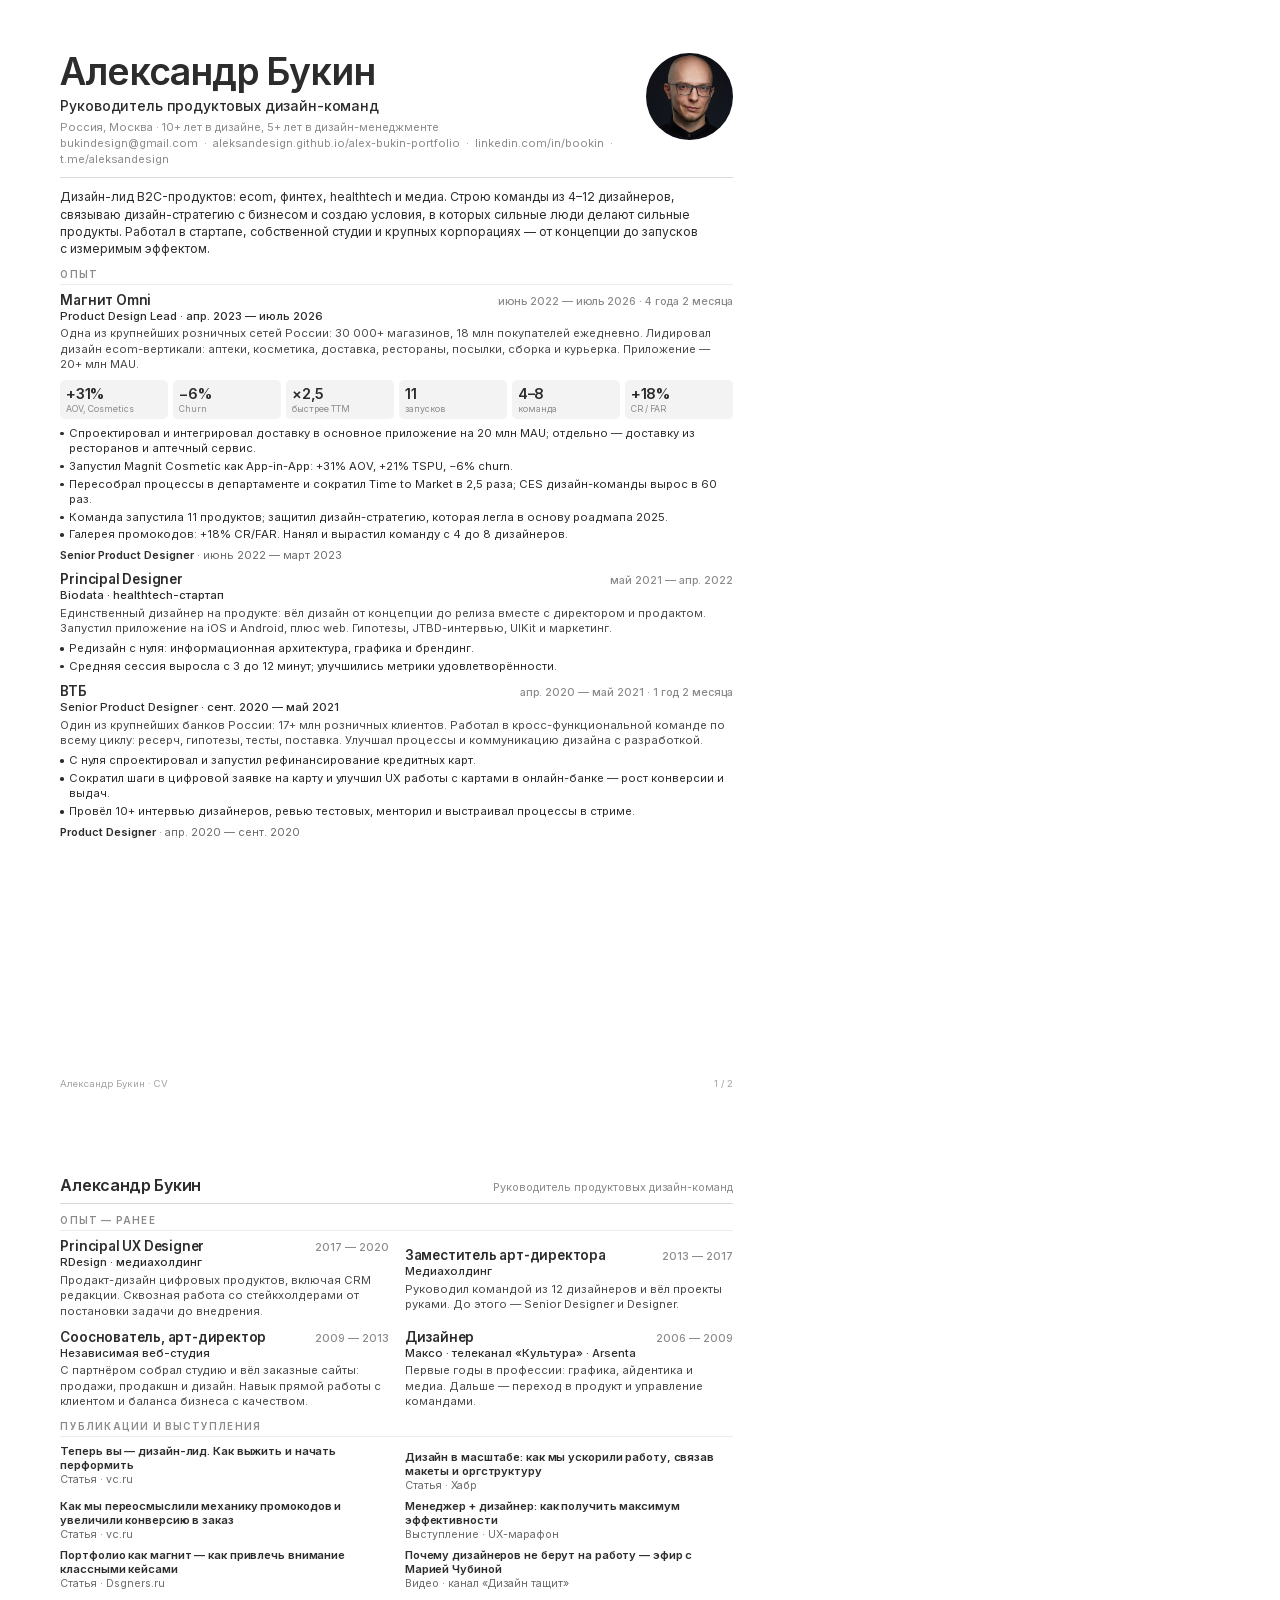
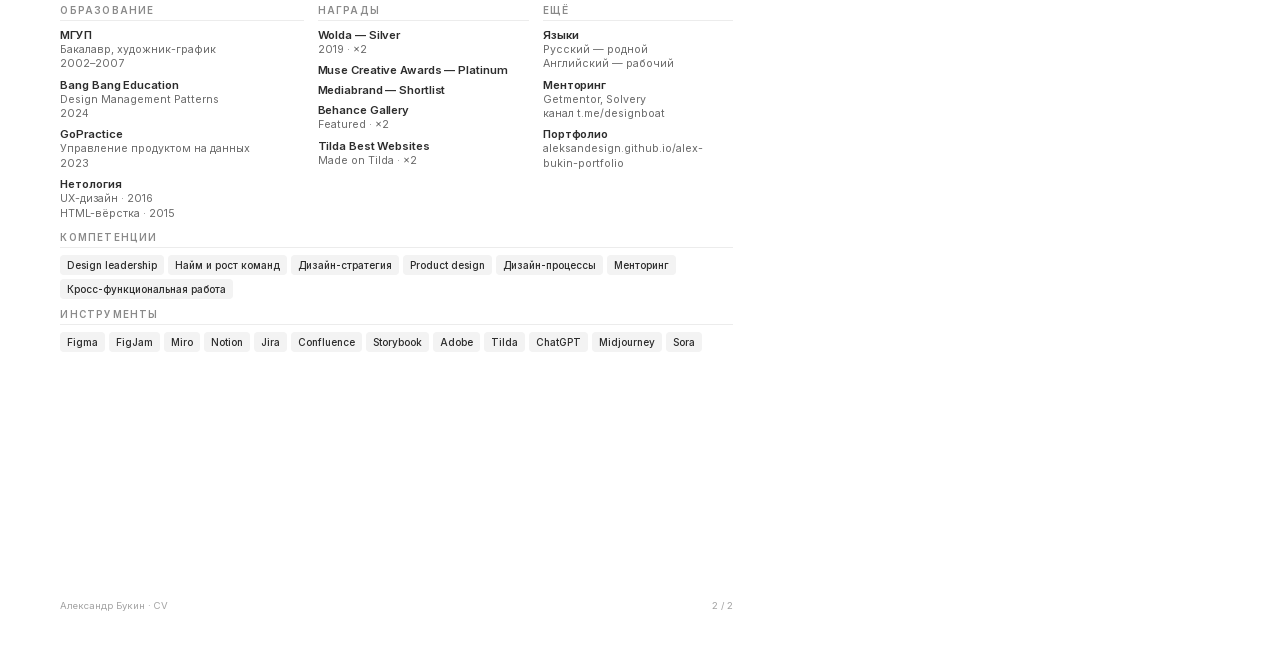
<file: cv/index.html>
<!DOCTYPE html>
<html lang="ru">
<head>
  <meta charset="UTF-8">
  <title>Александр Букин — CV</title>
  <style>
    @font-face {
      font-family: Inter;
      font-style: normal;
      font-weight: 100 900;
      font-display: swap;
      src: url("fonts/inter-cyrillic.woff2") format("woff2");
      unicode-range: U+0301, U+0400-045F, U+0490-0491, U+04B0-04B1, U+2116;
    }
    @font-face {
      font-family: Inter;
      font-style: normal;
      font-weight: 100 900;
      font-display: swap;
      src: url("fonts/inter-latin.woff2") format("woff2");
      unicode-range: U+0000-00FF, U+0131, U+0152-0153, U+02BB-02BC, U+02C6, U+02DA, U+02DC, U+0304, U+0308, U+0329, U+2000-206F, U+20AC, U+2122, U+2191, U+2193, U+2212, U+2215, U+FEFF, U+FFFD;
    }

    @page { size: A4; margin: 0; }
    * { box-sizing: border-box; margin: 0; padding: 0; }

    html, body {
      background: #fff;
      color: #2c2c2c;
      font-family: Inter, "Helvetica Neue", Arial, sans-serif;
      font-feature-settings: "ss01", "cv11";
      -webkit-font-smoothing: antialiased;
    }

    .sheet {
      width: 210mm;
      height: 297mm;
      padding: 14mm 16mm 12mm;
      overflow: hidden;
      page-break-after: always;
      position: relative;
    }

    .sheet:last-child { page-break-after: auto; }

    .header {
      display: flex;
      justify-content: space-between;
      align-items: flex-start;
      gap: 16px;
      padding-bottom: 10px;
      border-bottom: 1px solid #d9d9d9;
    }

    .name {
      font-size: 28pt;
      font-weight: 600;
      letter-spacing: -1.1px;
      line-height: 1;
    }

    .role {
      margin-top: 7px;
      font-size: 10.5pt;
      font-weight: 500;
      letter-spacing: -0.15px;
    }

    .meta {
      margin-top: 5px;
      font-size: 8.3pt;
      line-height: 1.45;
      color: #8a8a8a;
    }

    a { color: inherit; text-decoration: none; }
    .meta a { color: inherit; text-decoration: none; }

    .photo {
      width: 23mm;
      height: 23mm;
      border-radius: 50%;
      object-fit: cover;
      flex: 0 0 23mm;
      background: #292a31;
    }

    .about {
      margin-top: 10px;
      font-size: 9.15pt;
      line-height: 1.42;
      max-width: 170mm;
    }

    .section { margin-top: 11px; }
    .section--tight { margin-top: 10px; }

    .section-title {
      font-size: 7.3pt;
      font-weight: 600;
      letter-spacing: 1.2px;
      text-transform: uppercase;
      color: #8a8a8a;
      margin-bottom: 7px;
      padding-bottom: 4px;
      border-bottom: 1px solid #ececec;
    }

    .job + .job { margin-top: 9px; }

    .job-head {
      display: flex;
      justify-content: space-between;
      align-items: baseline;
      gap: 12px;
    }

    .job-role {
      font-size: 10.1pt;
      font-weight: 600;
      letter-spacing: -0.2px;
    }

    .job-dates {
      font-size: 8pt;
      color: #8a8a8a;
      white-space: nowrap;
      font-weight: 500;
    }

    .job-company {
      margin-top: 1px;
      font-size: 8.5pt;
      font-weight: 500;
    }

    .job-lead {
      margin-top: 3.5px;
      font-size: 8.45pt;
      line-height: 1.38;
      color: #4a4a4a;
    }

    .metrics {
      display: grid;
      grid-template-columns: repeat(6, 1fr);
      gap: 5px;
      margin: 7.5px 0 6.5px;
    }

    .metric {
      background: #f3f3f3;
      border-radius: 5px;
      padding: 5.5px 6px 5px;
    }

    .metric b {
      display: block;
      font-size: 11pt;
      font-weight: 600;
      letter-spacing: -0.4px;
      line-height: 1.1;
    }

    .metric span {
      display: block;
      margin-top: 2px;
      font-size: 6.6pt;
      line-height: 1.2;
      color: #8a8a8a;
    }

    .list { list-style: none; margin-top: 4.5px; }

    .list li {
      position: relative;
      padding-left: 9px;
      font-size: 8.45pt;
      line-height: 1.36;
      margin-top: 2.4px;
    }

    .list li::before {
      content: "";
      position: absolute;
      left: 0;
      top: 6px;
      width: 3.5px;
      height: 3.5px;
      border-radius: 50%;
      background: #2c2c2c;
    }

    .subrole {
      margin-top: 5.5px;
      font-size: 8.2pt;
      color: #6a6a6a;
    }

    .subrole b { color: #2c2c2c; font-weight: 600; }

    .page2-head {
      display: flex;
      justify-content: space-between;
      align-items: baseline;
      padding-bottom: 8px;
      border-bottom: 1px solid #d9d9d9;
      margin-bottom: 11px;
    }

    .page2-head strong {
      font-size: 12pt;
      font-weight: 600;
      letter-spacing: -0.3px;
    }

    .page2-head span {
      font-size: 8.2pt;
      color: #8a8a8a;
    }

    .grid-2 {
      display: grid;
      grid-template-columns: 1fr 1fr;
      gap: 0 16px;
    }

    .grid-3 {
      display: grid;
      grid-template-columns: 1.15fr 1fr 0.9fr;
      gap: 0 14px;
      margin-top: 13px;
    }

    .aside-item + .aside-item { margin-top: 6px; }

    .aside-item b {
      display: block;
      font-size: 8.5pt;
      font-weight: 600;
      letter-spacing: -0.1px;
    }

    .aside-item span {
      display: block;
      font-size: 8pt;
      line-height: 1.35;
      color: #6a6a6a;
      margin-top: 1px;
    }

    .chips { display: flex; flex-wrap: wrap; gap: 4px; }

    .chip {
      font-size: 7.5pt;
      font-weight: 500;
      line-height: 1;
      padding: 5px 7px;
      background: #f3f3f3;
      border-radius: 4px;
    }

    .langs {
      font-size: 8.4pt;
      line-height: 1.5;
    }

    .footer {
      position: absolute;
      left: 16mm;
      right: 16mm;
      bottom: 9mm;
      display: flex;
      justify-content: space-between;
      font-size: 7.2pt;
      color: #a3a3a3;
    }
  </style>
</head>
<body>
  <section class="sheet">
    <header class="header">
      <div>
        <h1 class="name">Александр Букин</h1>
        <p class="role">Руководитель продуктовых дизайн-команд</p>
        <p class="meta">
          Россия, Москва · 10+ лет в дизайне, 5+ лет в дизайн-менеджменте<br>
          <a href="mailto:bukindesign@gmail.com">bukindesign@gmail.com</a>
          &nbsp;·&nbsp; <a href="https://aleksandesign.github.io/alex-bukin-portfolio/">aleksandesign.github.io/alex-bukin-portfolio</a>
          &nbsp;·&nbsp; linkedin.com/in/bookin
          &nbsp;·&nbsp; t.me/aleksandesign
        </p>
      </div>
      <img class="photo" src="../assets/hero/photo.jpg" alt="Александр Букин">
    </header>

    <p class="about">
      Дизайн-лид B2C-продуктов: ecom, финтех, healthtech и медиа. Строю команды из 4–12 дизайнеров, связываю дизайн-стратегию с бизнесом и создаю условия, в которых сильные люди делают сильные продукты. Работал в стартапе, собственной студии и крупных корпорациях&nbsp;— от концепции до запусков с измеримым эффектом.
    </p>

    <section class="section">
      <h2 class="section-title">Опыт</h2>

      <article class="job">
        <div class="job-head">
          <p class="job-role">Магнит Omni</p>
          <p class="job-dates">июнь 2022 — июль 2026 · 4 года 2 месяца</p>
        </div>
        <p class="job-company">Product Design Lead · апр. 2023 — июль 2026</p>
        <p class="job-lead">Одна из крупнейших розничных сетей России: 30&nbsp;000+ магазинов, 18&nbsp;млн покупателей ежедневно. Лидировал дизайн ecom-вертикали: аптеки, косметика, доставка, рестораны, посылки, сборка и курьерка. Приложение — 20+&nbsp;млн MAU.</p>
        <div class="metrics">
          <div class="metric"><b>+31%</b><span>AOV, Cosmetics</span></div>
          <div class="metric"><b>−6%</b><span>Churn</span></div>
          <div class="metric"><b>×2,5</b><span>быстрее TTM</span></div>
          <div class="metric"><b>11</b><span>запусков</span></div>
          <div class="metric"><b>4–8</b><span>команда</span></div>
          <div class="metric"><b>+18%</b><span>CR / FAR</span></div>
        </div>
        <ul class="list">
          <li>Спроектировал и интегрировал доставку в основное приложение на 20&nbsp;млн MAU; отдельно — доставку из ресторанов и аптечный сервис.</li>
          <li>Запустил Magnit Cosmetic как App-in-App: +31% AOV, +21% TSPU, −6% churn.</li>
          <li>Пересобрал процессы в департаменте и сократил Time to Market в 2,5 раза; CES дизайн-команды вырос в 60 раз.</li>
          <li>Команда запустила 11 продуктов; защитил дизайн-стратегию, которая легла в основу роадмапа 2025.</li>
          <li>Галерея промокодов: +18% CR/FAR. Нанял и вырастил команду с 4 до 8 дизайнеров.</li>
        </ul>
        <p class="subrole"><b>Senior Product Designer</b> · июнь 2022 — март 2023</p>
      </article>

      <article class="job">
        <div class="job-head">
          <p class="job-role">Principal Designer</p>
          <p class="job-dates">май 2021 — апр. 2022</p>
        </div>
        <p class="job-company">Biodata · healthtech-стартап</p>
        <p class="job-lead">Единственный дизайнер на продукте: вёл дизайн от концепции до релиза вместе с директором и продактом. Запустил приложение на iOS и Android, плюс web. Гипотезы, JTBD-интервью, UIKit и маркетинг.</p>
        <ul class="list">
          <li>Редизайн с нуля: информационная архитектура, графика и брендинг.</li>
          <li>Средняя сессия выросла с 3 до 12 минут; улучшились метрики удовлетворённости.</li>
        </ul>
      </article>

      <article class="job">
        <div class="job-head">
          <p class="job-role">ВТБ</p>
          <p class="job-dates">апр. 2020 — май 2021 · 1 год 2 месяца</p>
        </div>
        <p class="job-company">Senior Product Designer · сент. 2020 — май 2021</p>
        <p class="job-lead">Один из крупнейших банков России: 17+&nbsp;млн розничных клиентов. Работал в кросс-функциональной команде по всему циклу: ресерч, гипотезы, тесты, поставка. Улучшал процессы и коммуникацию дизайна с разработкой.</p>
        <ul class="list">
          <li>С нуля спроектировал и запустил рефинансирование кредитных карт.</li>
          <li>Сократил шаги в цифровой заявке на карту и улучшил UX работы с картами в онлайн-банке — рост конверсии и выдач.</li>
          <li>Провёл 10+ интервью дизайнеров, ревью тестовых, менторил и выстраивал процессы в стриме.</li>
        </ul>
        <p class="subrole"><b>Product Designer</b> · апр. 2020 — сент. 2020</p>
      </article>
    </section>

    <p class="footer"><span>Александр Букин · CV</span><span>1 / 2</span></p>
  </section>

  <section class="sheet">
    <div class="page2-head">
      <strong>Александр Букин</strong>
      <span>Руководитель продуктовых дизайн-команд</span>
    </div>

    <section class="section" style="margin-top: 0;">
      <h2 class="section-title">Опыт — ранее</h2>

      <div class="grid-2">
        <article class="job">
          <div class="job-head">
            <p class="job-role">Principal UX Designer</p>
            <p class="job-dates">2017 — 2020</p>
          </div>
          <p class="job-company">RDesign · медиахолдинг</p>
          <p class="job-lead">Продакт-дизайн цифровых продуктов, включая CRM редакции. Сквозная работа со стейкхолдерами от постановки задачи до внедрения.</p>
        </article>

        <article class="job">
          <div class="job-head">
            <p class="job-role">Заместитель арт-директора</p>
            <p class="job-dates">2013 — 2017</p>
          </div>
          <p class="job-company">Медиахолдинг</p>
          <p class="job-lead">Руководил командой из 12 дизайнеров и вёл проекты руками. До этого — Senior Designer и Designer.</p>
        </article>

        <article class="job">
          <div class="job-head">
            <p class="job-role">Сооснователь, арт-директор</p>
            <p class="job-dates">2009 — 2013</p>
          </div>
          <p class="job-company">Независимая веб-студия</p>
          <p class="job-lead">С партнёром собрал студию и вёл заказные сайты: продажи, продакшн и дизайн. Навык прямой работы с клиентом и баланса бизнеса с качеством.</p>
        </article>

        <article class="job">
          <div class="job-head">
            <p class="job-role">Дизайнер</p>
            <p class="job-dates">2006 — 2009</p>
          </div>
          <p class="job-company">Максо · телеканал «Культура» · Arsenta</p>
          <p class="job-lead">Первые годы в профессии: графика, айдентика и медиа. Дальше — переход в продукт и управление командами.</p>
        </article>
      </div>
    </section>

    <section class="section">
      <h2 class="section-title">Публикации и выступления</h2>
      <div class="grid-2">
        <div class="aside-item">
          <b>Теперь вы — дизайн-лид. Как выжить и начать перформить</b>
          <span>Статья · vc.ru</span>
        </div>
        <div class="aside-item">
          <b>Дизайн в масштабе: как мы ускорили работу, связав макеты и оргструктуру</b>
          <span>Статья · Хабр</span>
        </div>
        <div class="aside-item">
          <b>Как мы переосмыслили механику промокодов и увеличили конверсию в заказ</b>
          <span>Статья · vc.ru</span>
        </div>
        <div class="aside-item">
          <b>Менеджер + дизайнер: как получить максимум эффективности</b>
          <span>Выступление · UX-марафон</span>
        </div>
        <div class="aside-item">
          <b>Портфолио как магнит — как привлечь внимание классными кейсами</b>
          <span>Статья · Dsgners.ru</span>
        </div>
        <div class="aside-item">
          <b>Почему дизайнеров не берут на работу — эфир с Марией Чубиной</b>
          <span>Видео · канал «Дизайн тащит»</span>
        </div>
      </div>
    </section>

    <div class="grid-3">
      <section>
        <h2 class="section-title">Образование</h2>
        <div class="aside-item">
          <b>МГУП</b>
          <span>Бакалавр, художник-график<br>2002–2007</span>
        </div>
        <div class="aside-item">
          <b>Bang Bang Education</b>
          <span>Design Management Patterns<br>2024</span>
        </div>
        <div class="aside-item">
          <b>GoPractice</b>
          <span>Управление продуктом на данных<br>2023</span>
        </div>
        <div class="aside-item">
          <b>Нетология</b>
          <span>UX-дизайн · 2016<br>HTML-вёрстка · 2015</span>
        </div>
      </section>

      <section>
        <h2 class="section-title">Награды</h2>
        <div class="aside-item">
          <b>Wolda — Silver</b>
          <span>2019 · ×2</span>
        </div>
        <div class="aside-item">
          <b>Muse Creative Awards — Platinum</b>
        </div>
        <div class="aside-item">
          <b>Mediabrand — Shortlist</b>
        </div>
        <div class="aside-item">
          <b>Behance Gallery</b>
          <span>Featured · ×2</span>
        </div>
        <div class="aside-item">
          <b>Tilda Best Websites</b>
          <span>Made on Tilda · ×2</span>
        </div>
      </section>

      <section>
        <h2 class="section-title">Ещё</h2>
        <div class="aside-item">
          <b>Языки</b>
          <span class="langs">Русский — родной<br>Английский — рабочий</span>
        </div>
        <div class="aside-item">
          <b>Менторинг</b>
          <span>Getmentor, Solvery<br>канал t.me/designboat</span>
        </div>
        <div class="aside-item">
          <b>Портфолио</b>
          <span><a href="https://aleksandesign.github.io/alex-bukin-portfolio/">aleksandesign.github.io/<wbr>alex-bukin-portfolio</a></span>
        </div>
      </section>
    </div>

    <section class="section">
      <h2 class="section-title">Компетенции</h2>
      <div class="chips">
        <span class="chip">Design leadership</span>
        <span class="chip">Найм и рост команд</span>
        <span class="chip">Дизайн-стратегия</span>
        <span class="chip">Product design</span>
        <span class="chip">Дизайн-процессы</span>
        <span class="chip">Менторинг</span>
        <span class="chip">Кросс-функциональная работа</span>
      </div>
    </section>

    <section class="section section--tight">
      <h2 class="section-title">Инструменты</h2>
      <div class="chips">
        <span class="chip">Figma</span>
        <span class="chip">FigJam</span>
        <span class="chip">Miro</span>
        <span class="chip">Notion</span>
        <span class="chip">Jira</span>
        <span class="chip">Confluence</span>
        <span class="chip">Storybook</span>
        <span class="chip">Adobe</span>
        <span class="chip">Tilda</span>
        <span class="chip">ChatGPT</span>
        <span class="chip">Midjourney</span>
        <span class="chip">Sora</span>
      </div>
    </section>

    <p class="footer"><span>Александр Букин · CV</span><span>2 / 2</span></p>
  </section>
</body>
</html>
</file>
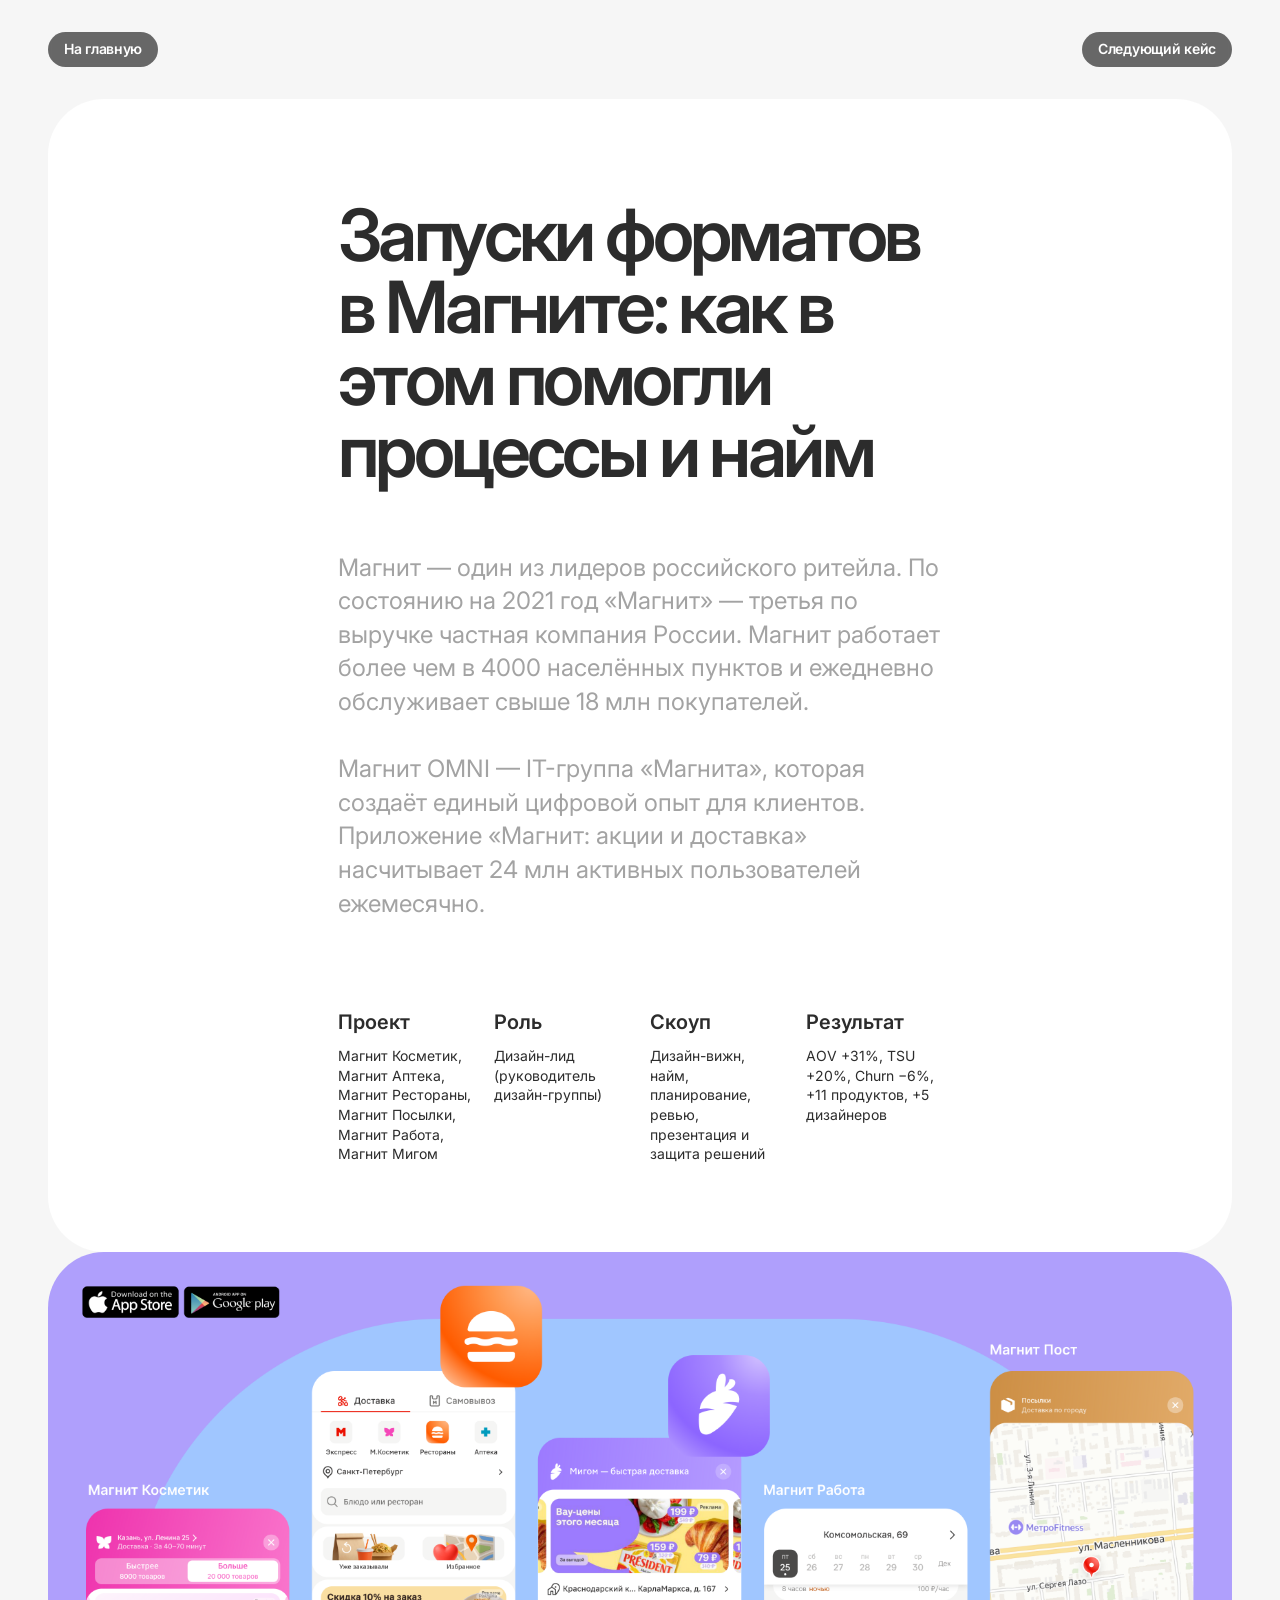
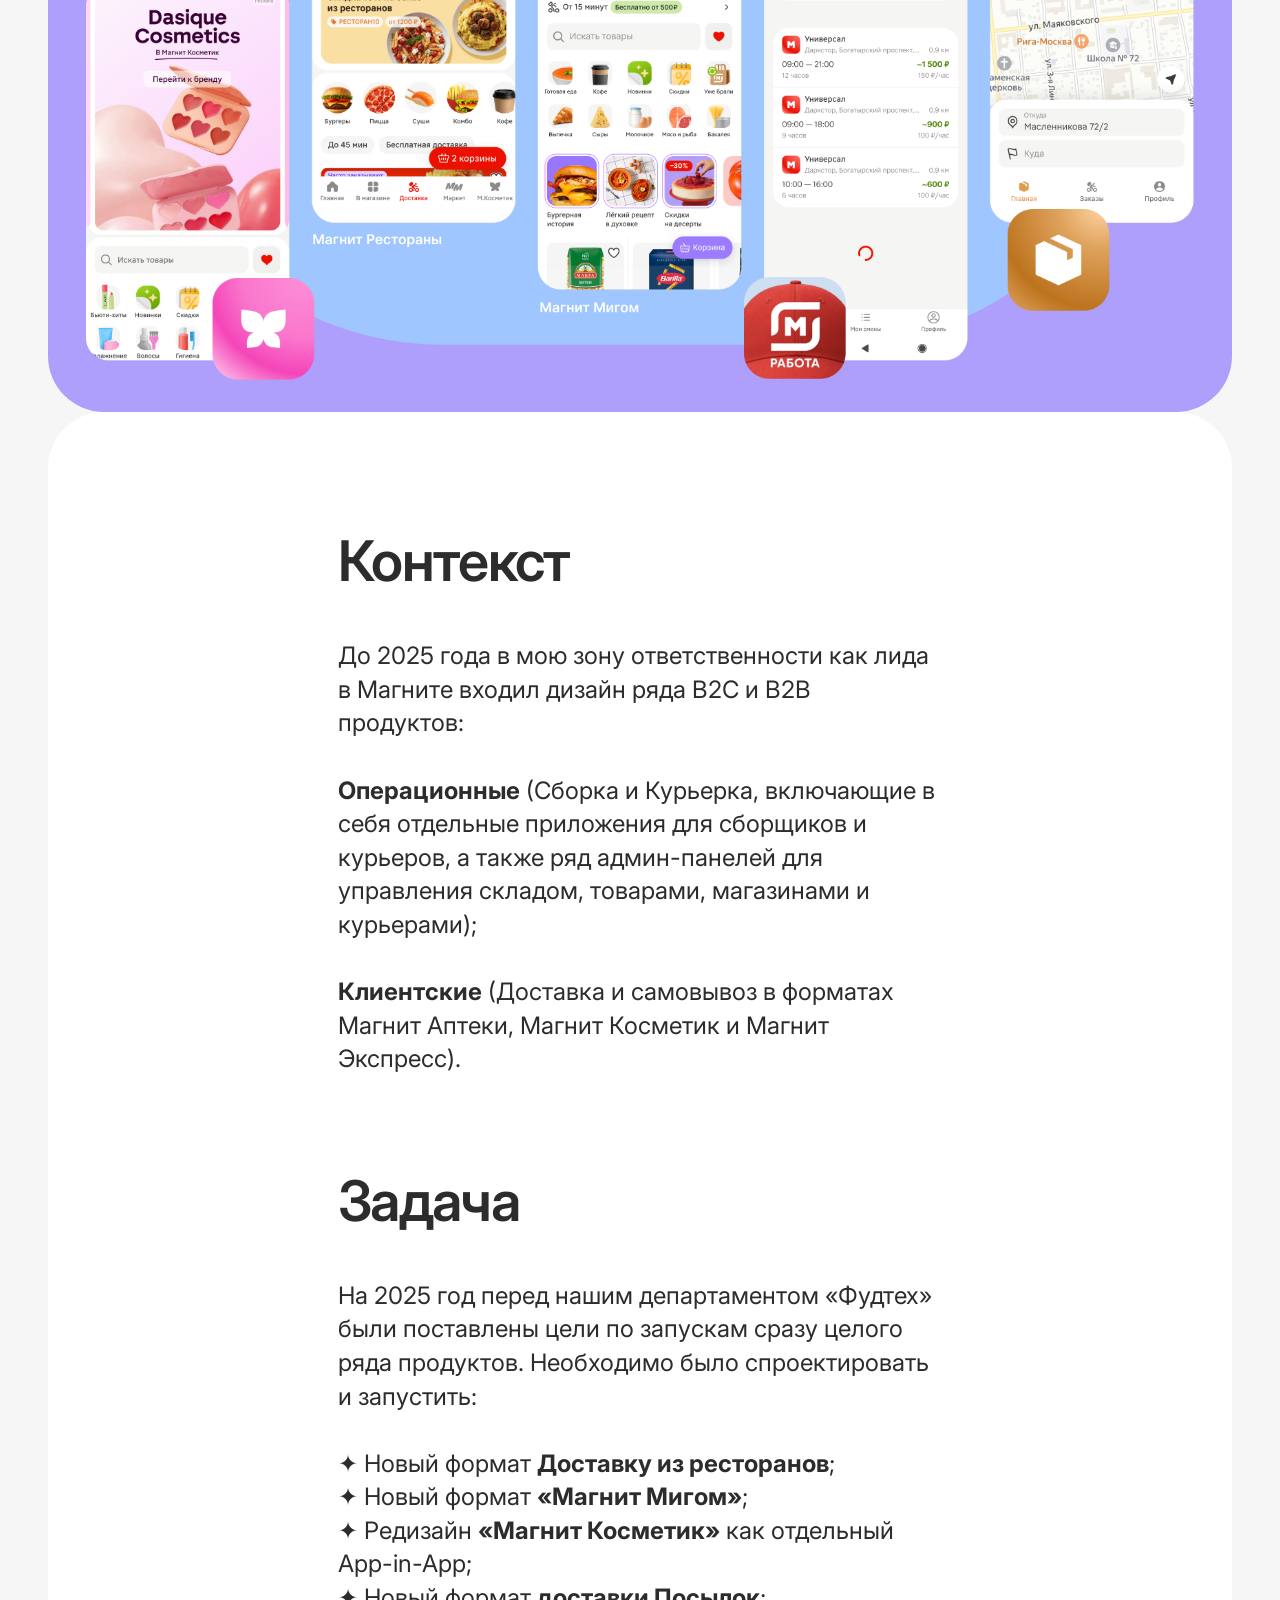
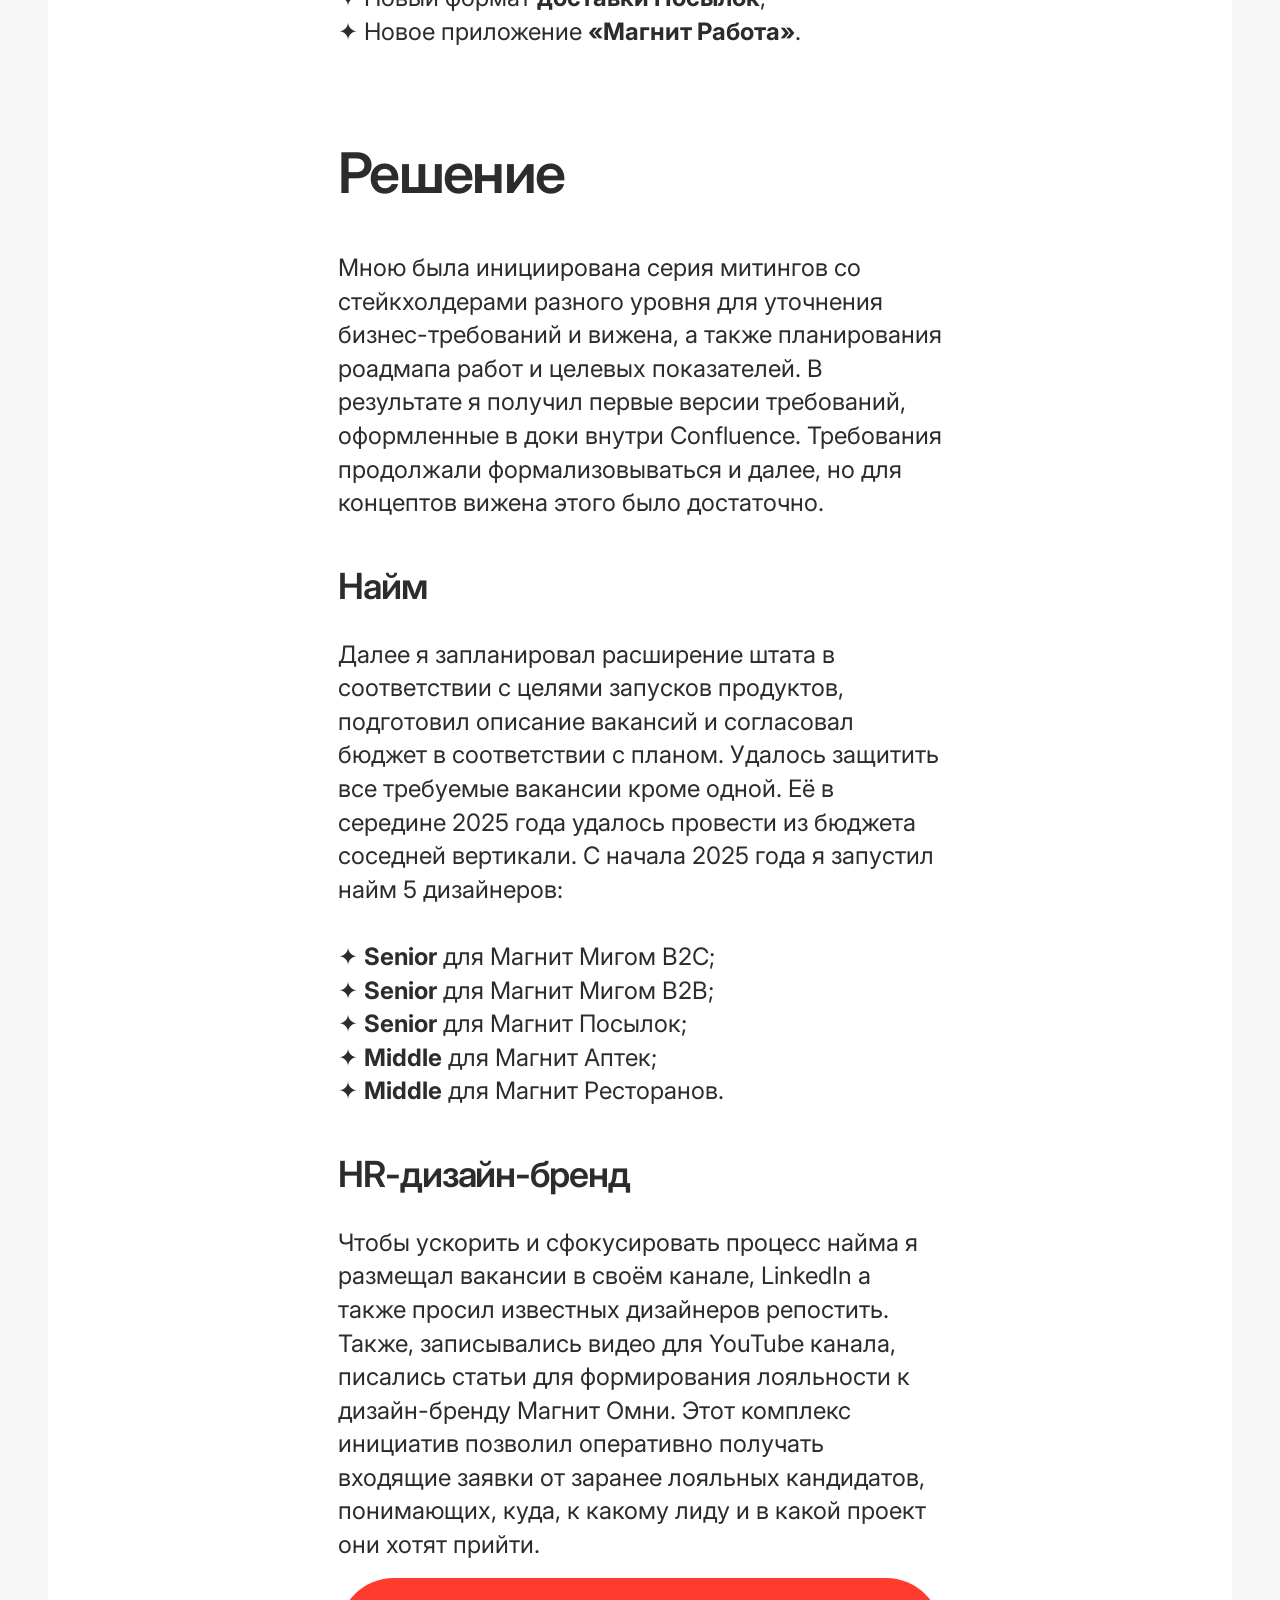
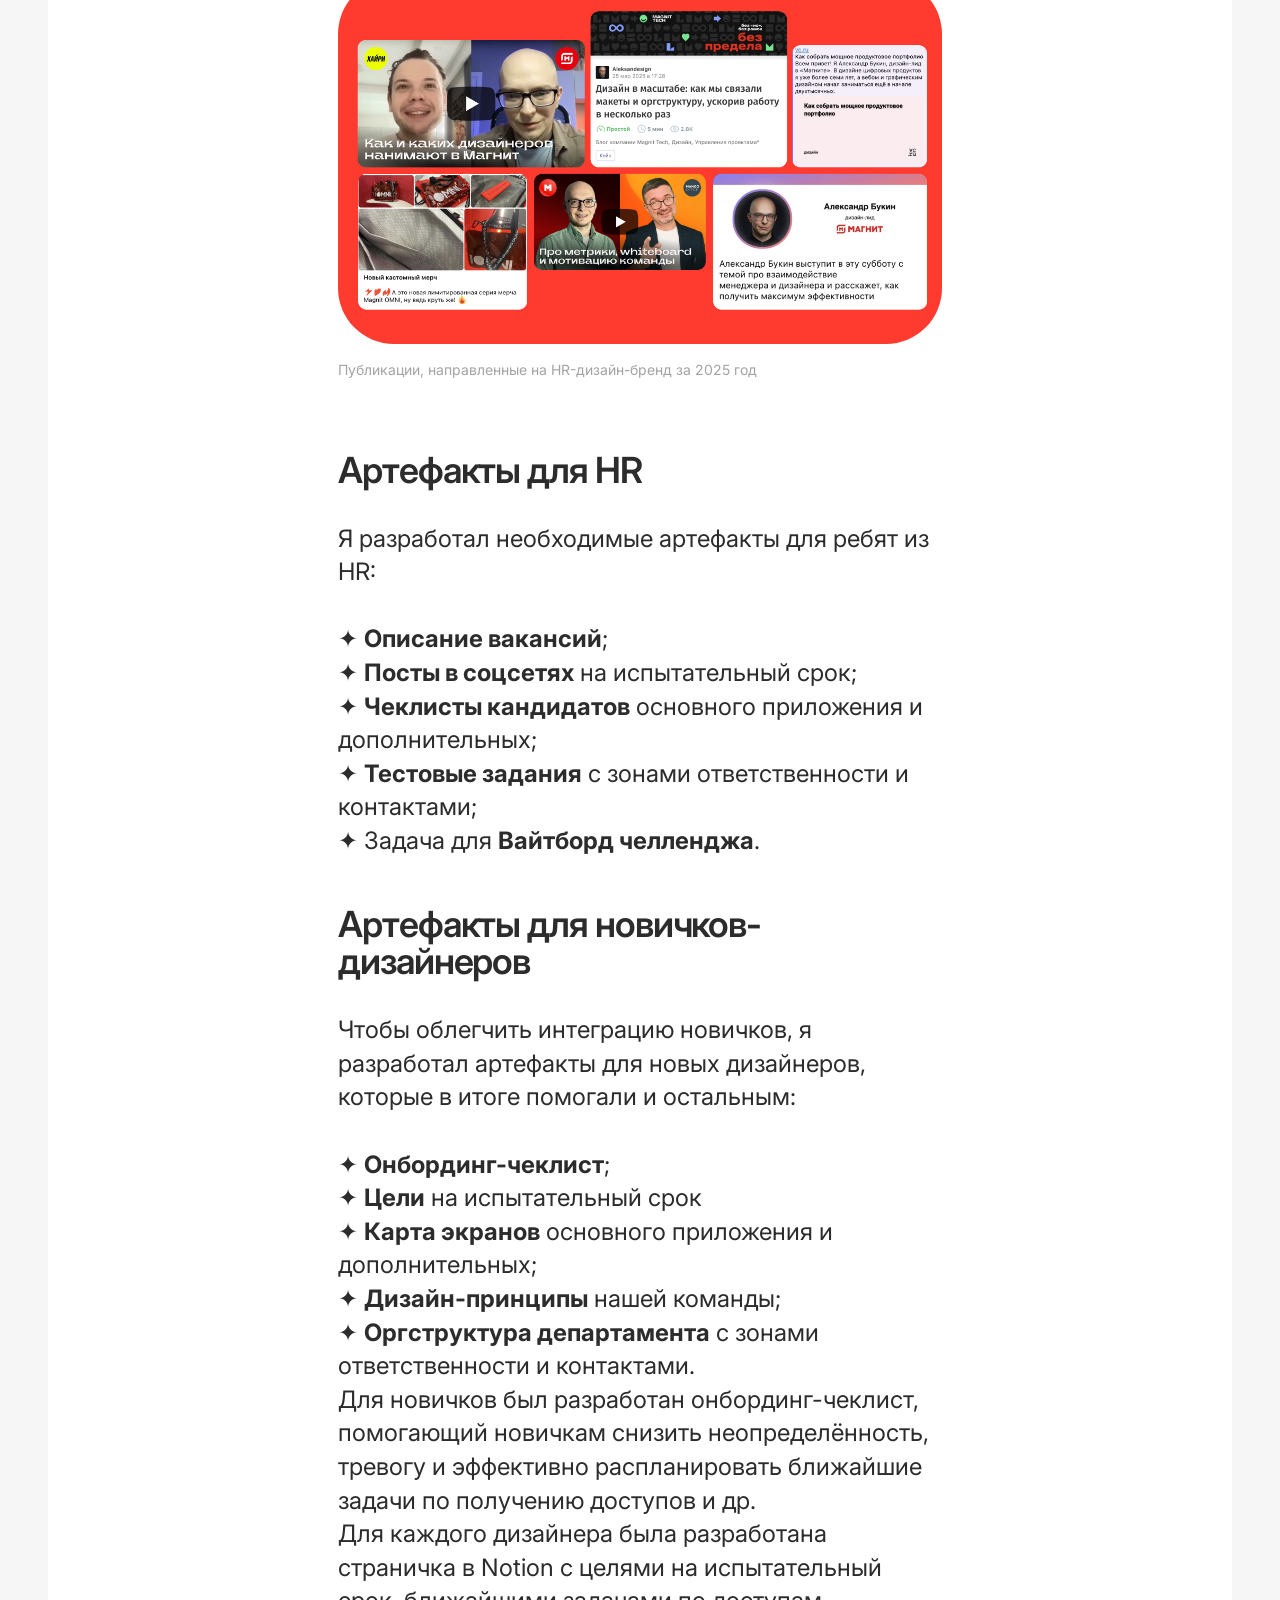
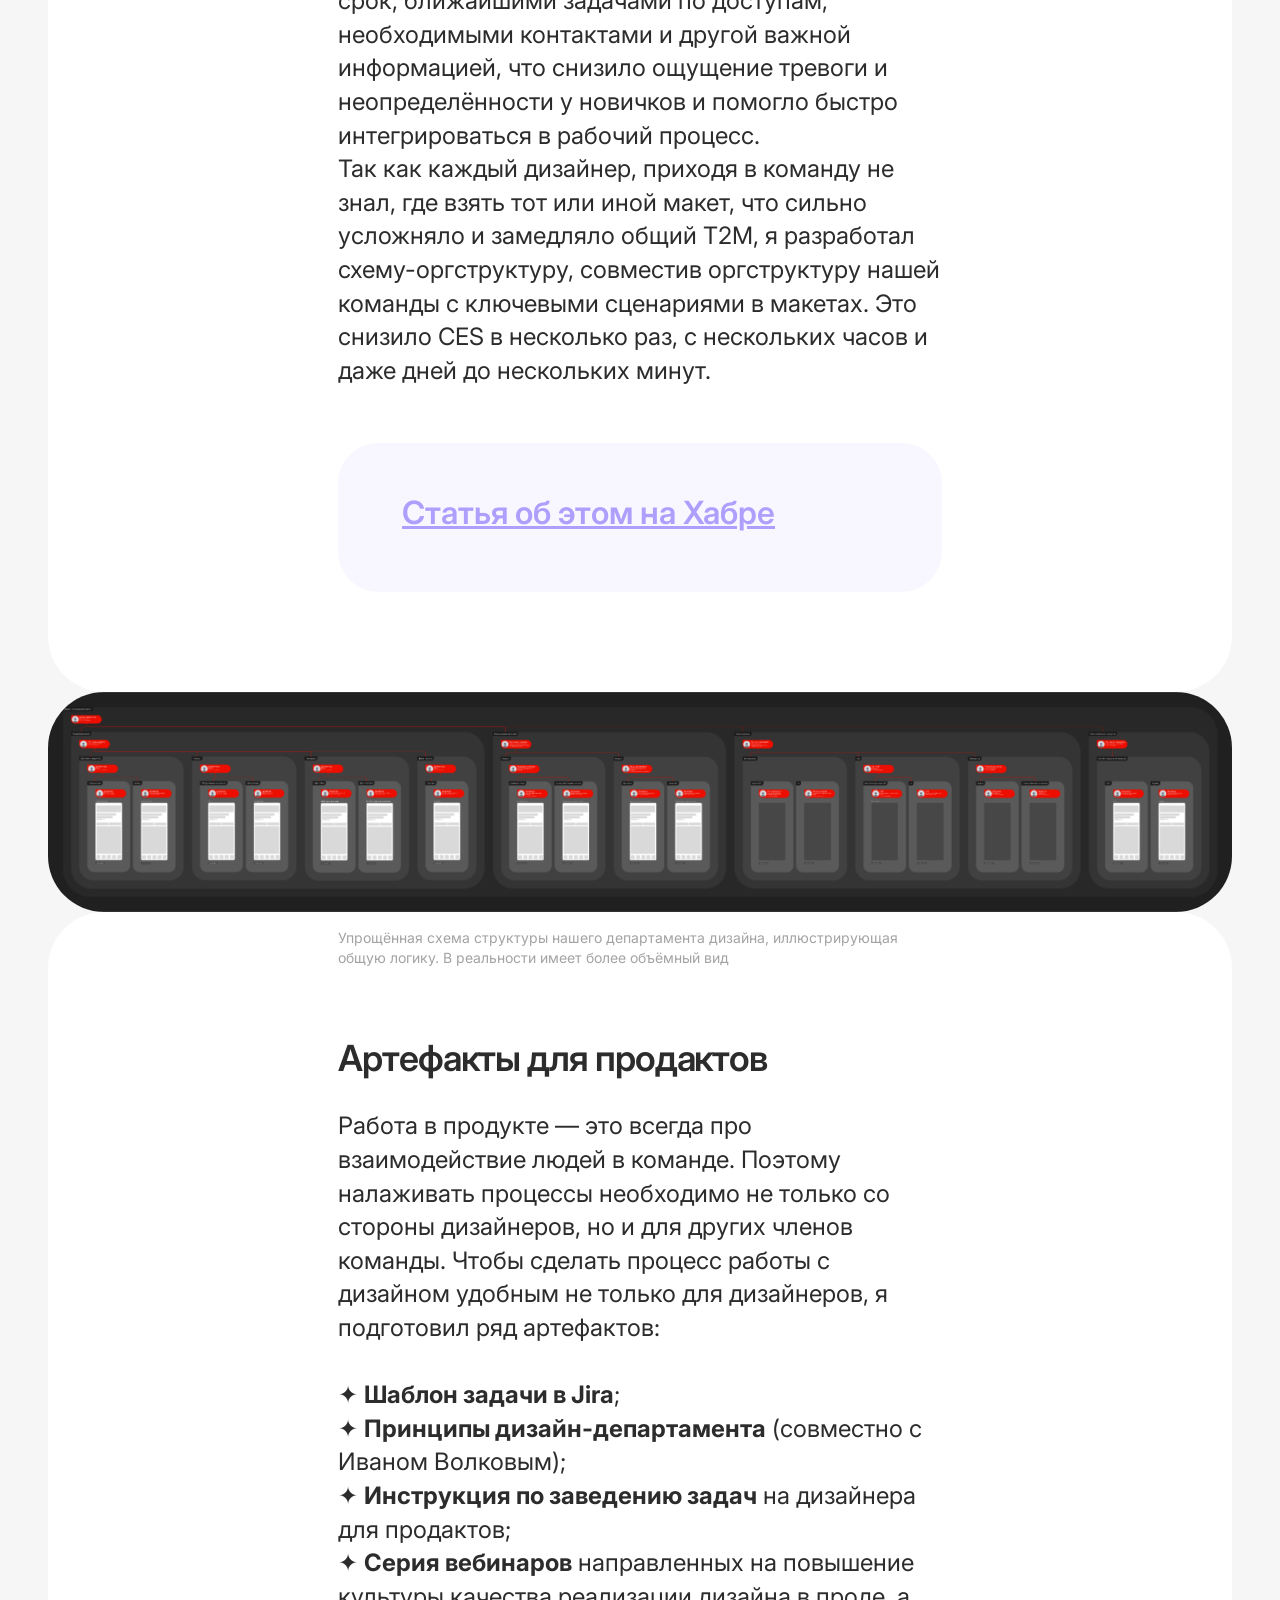
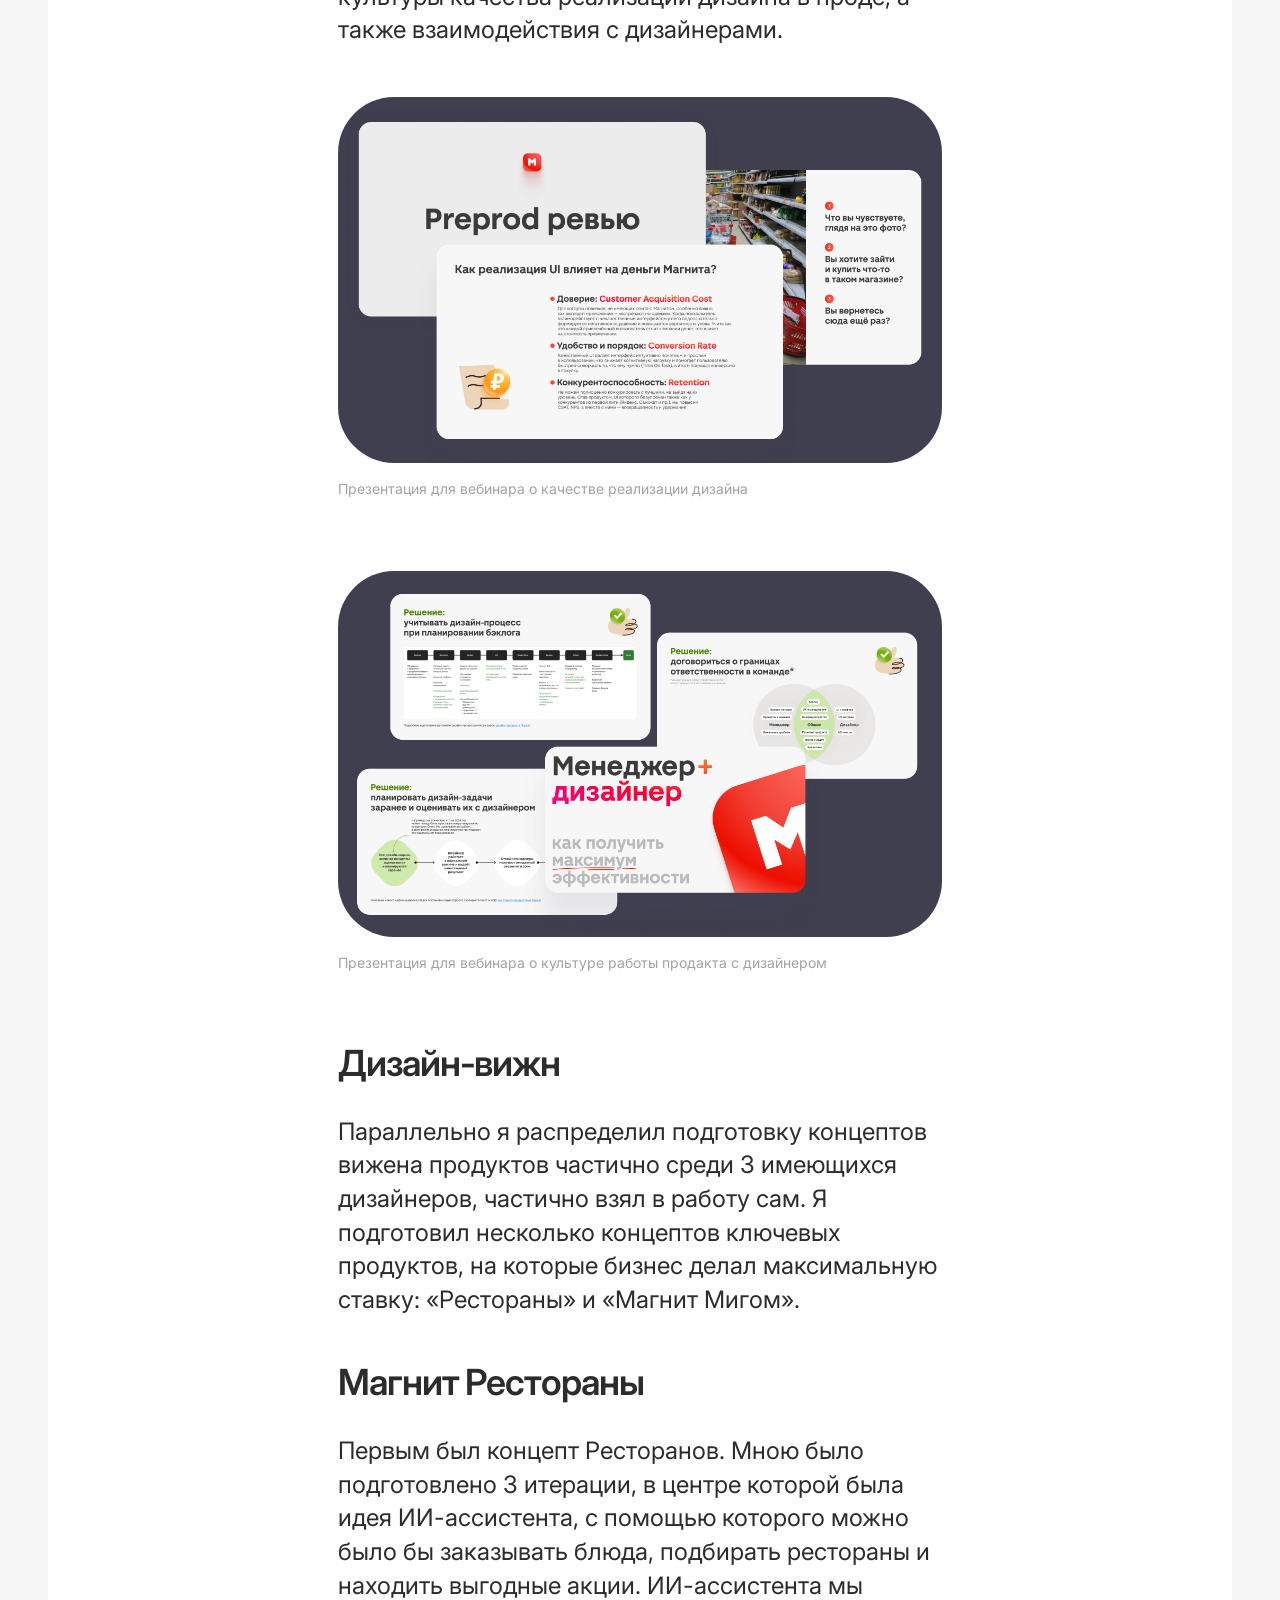
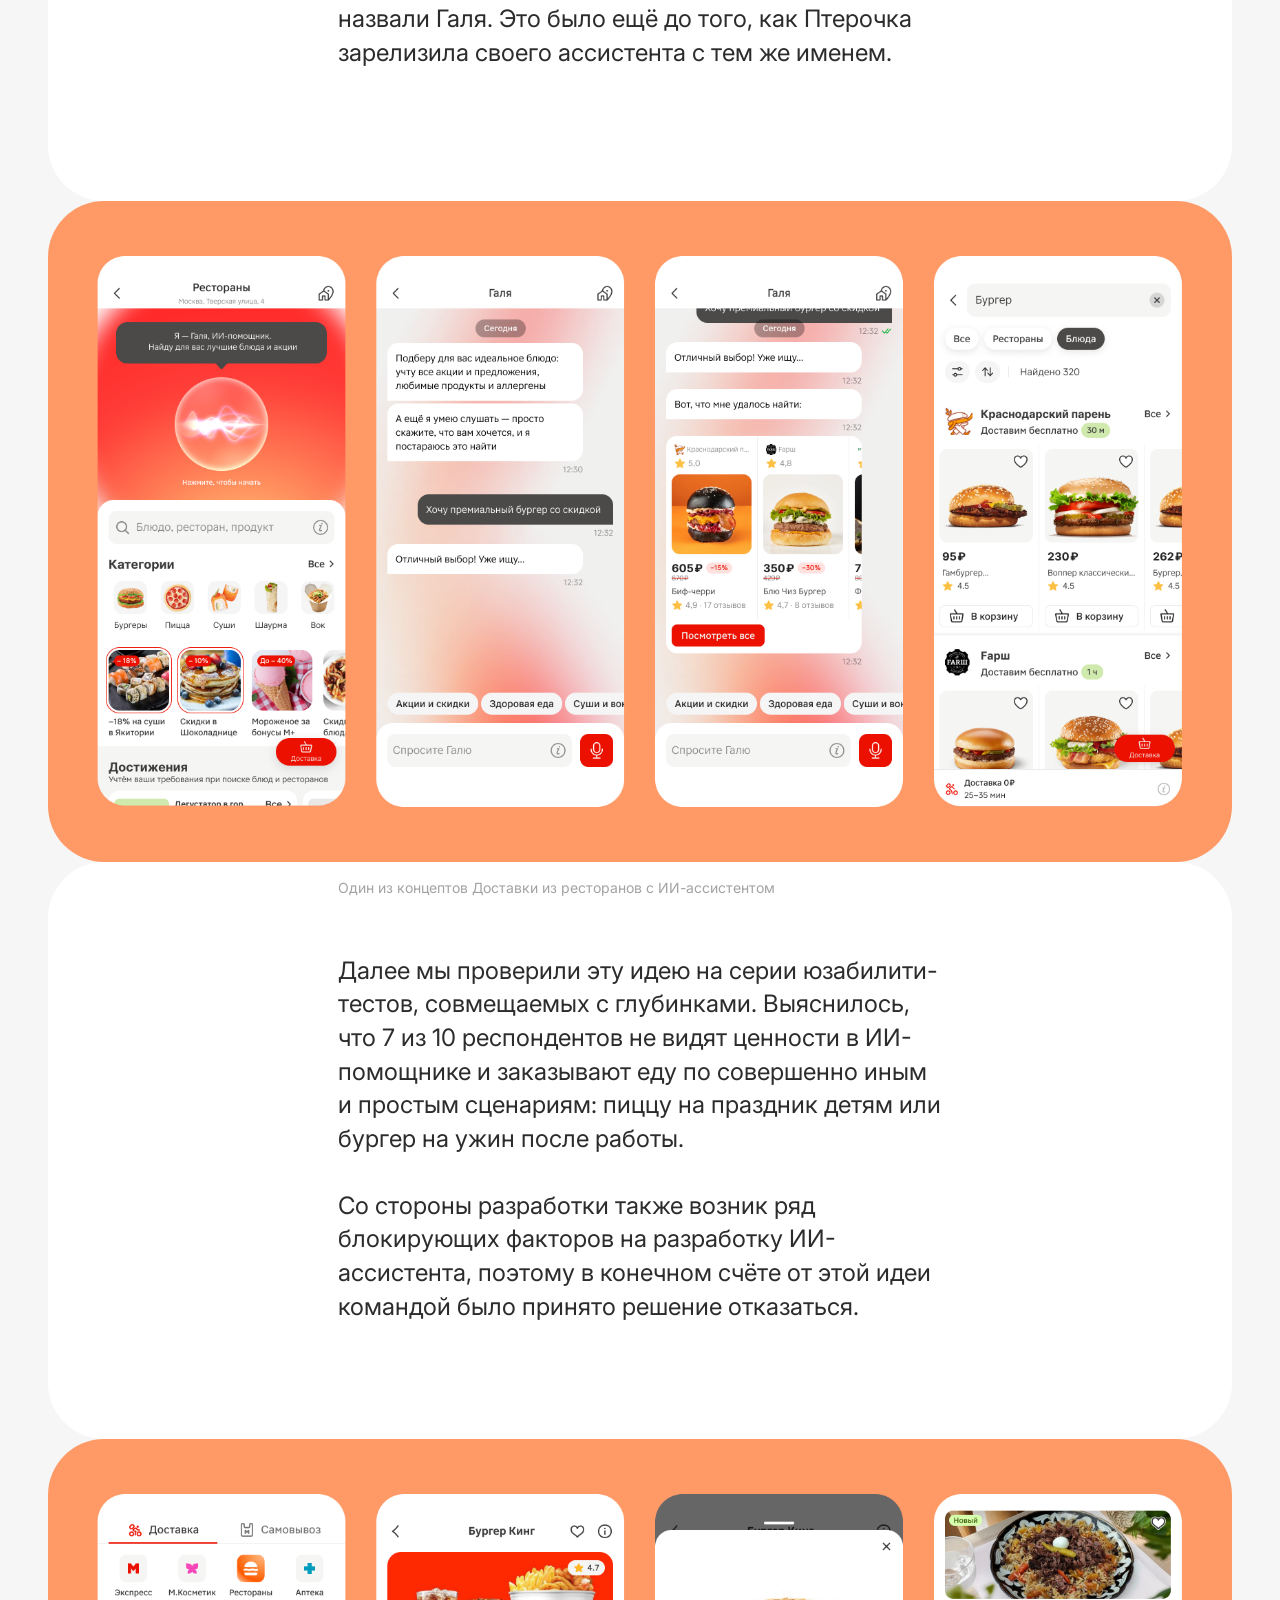
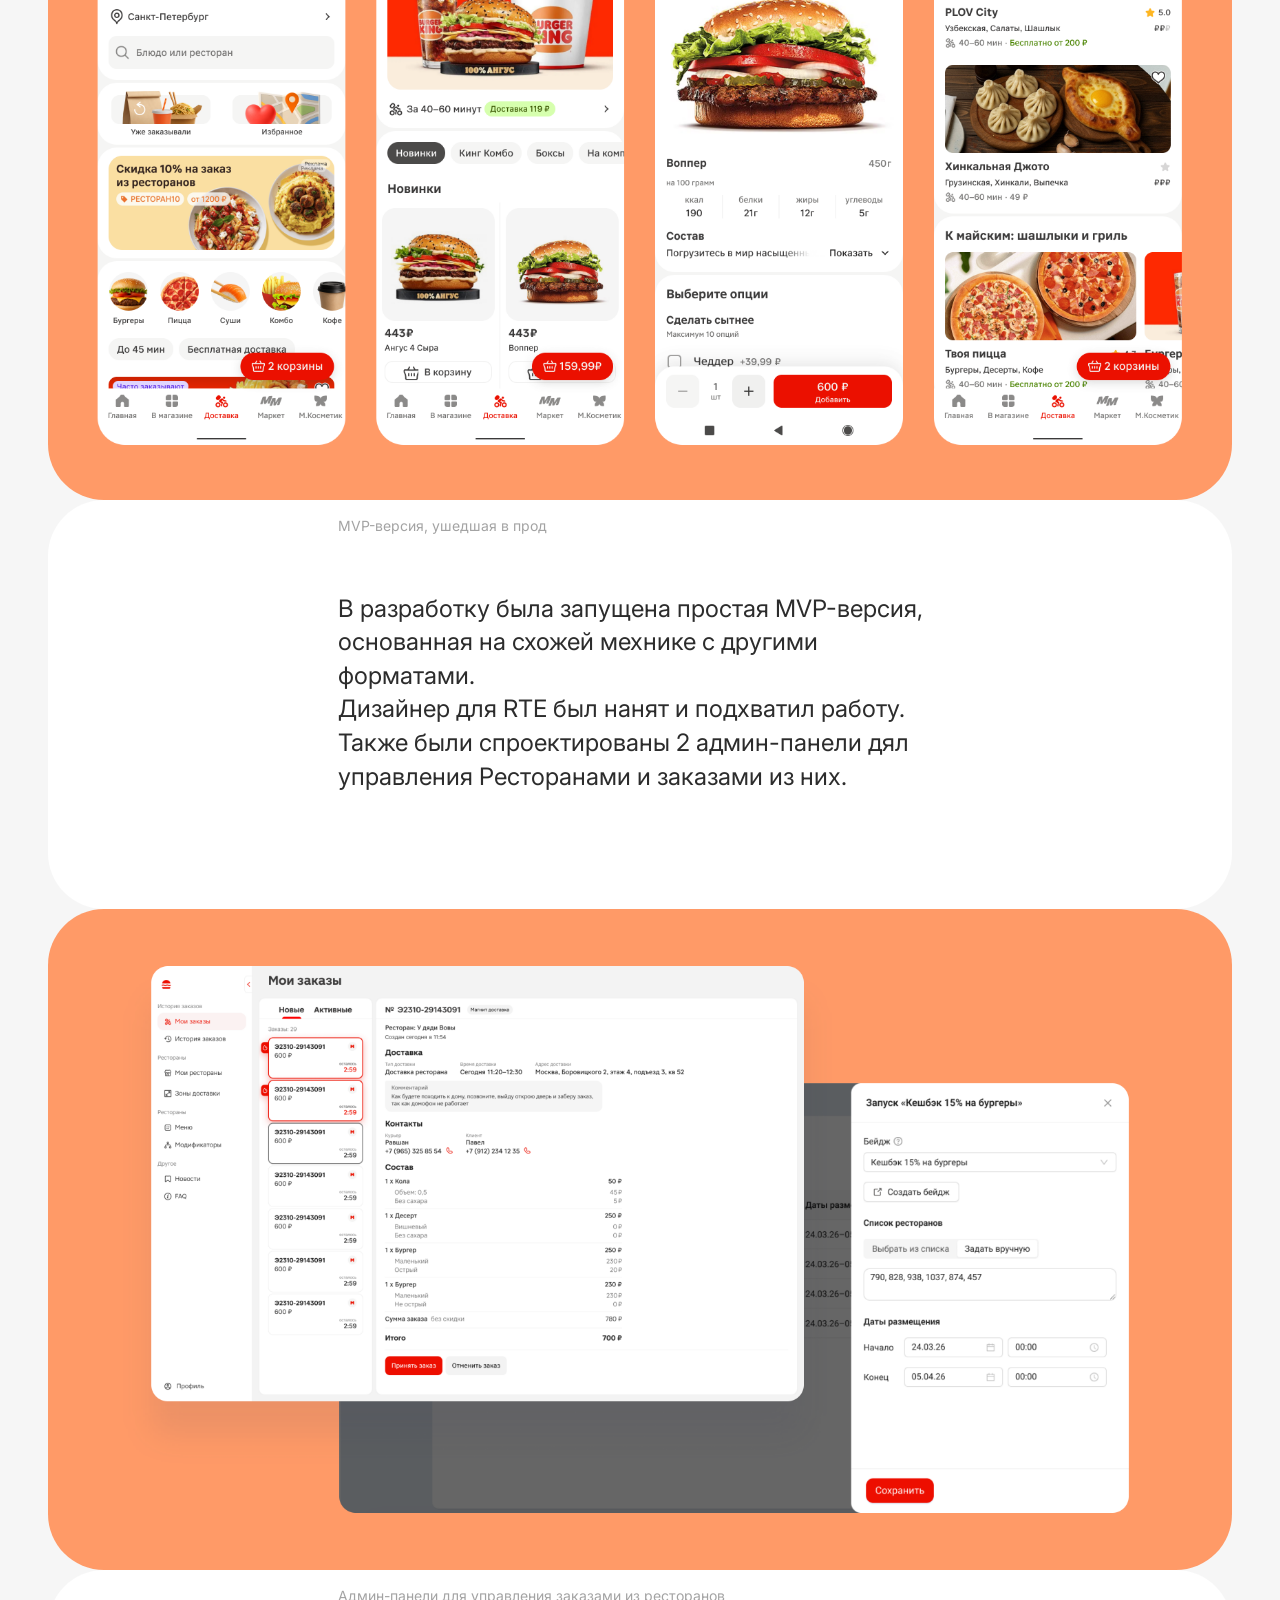
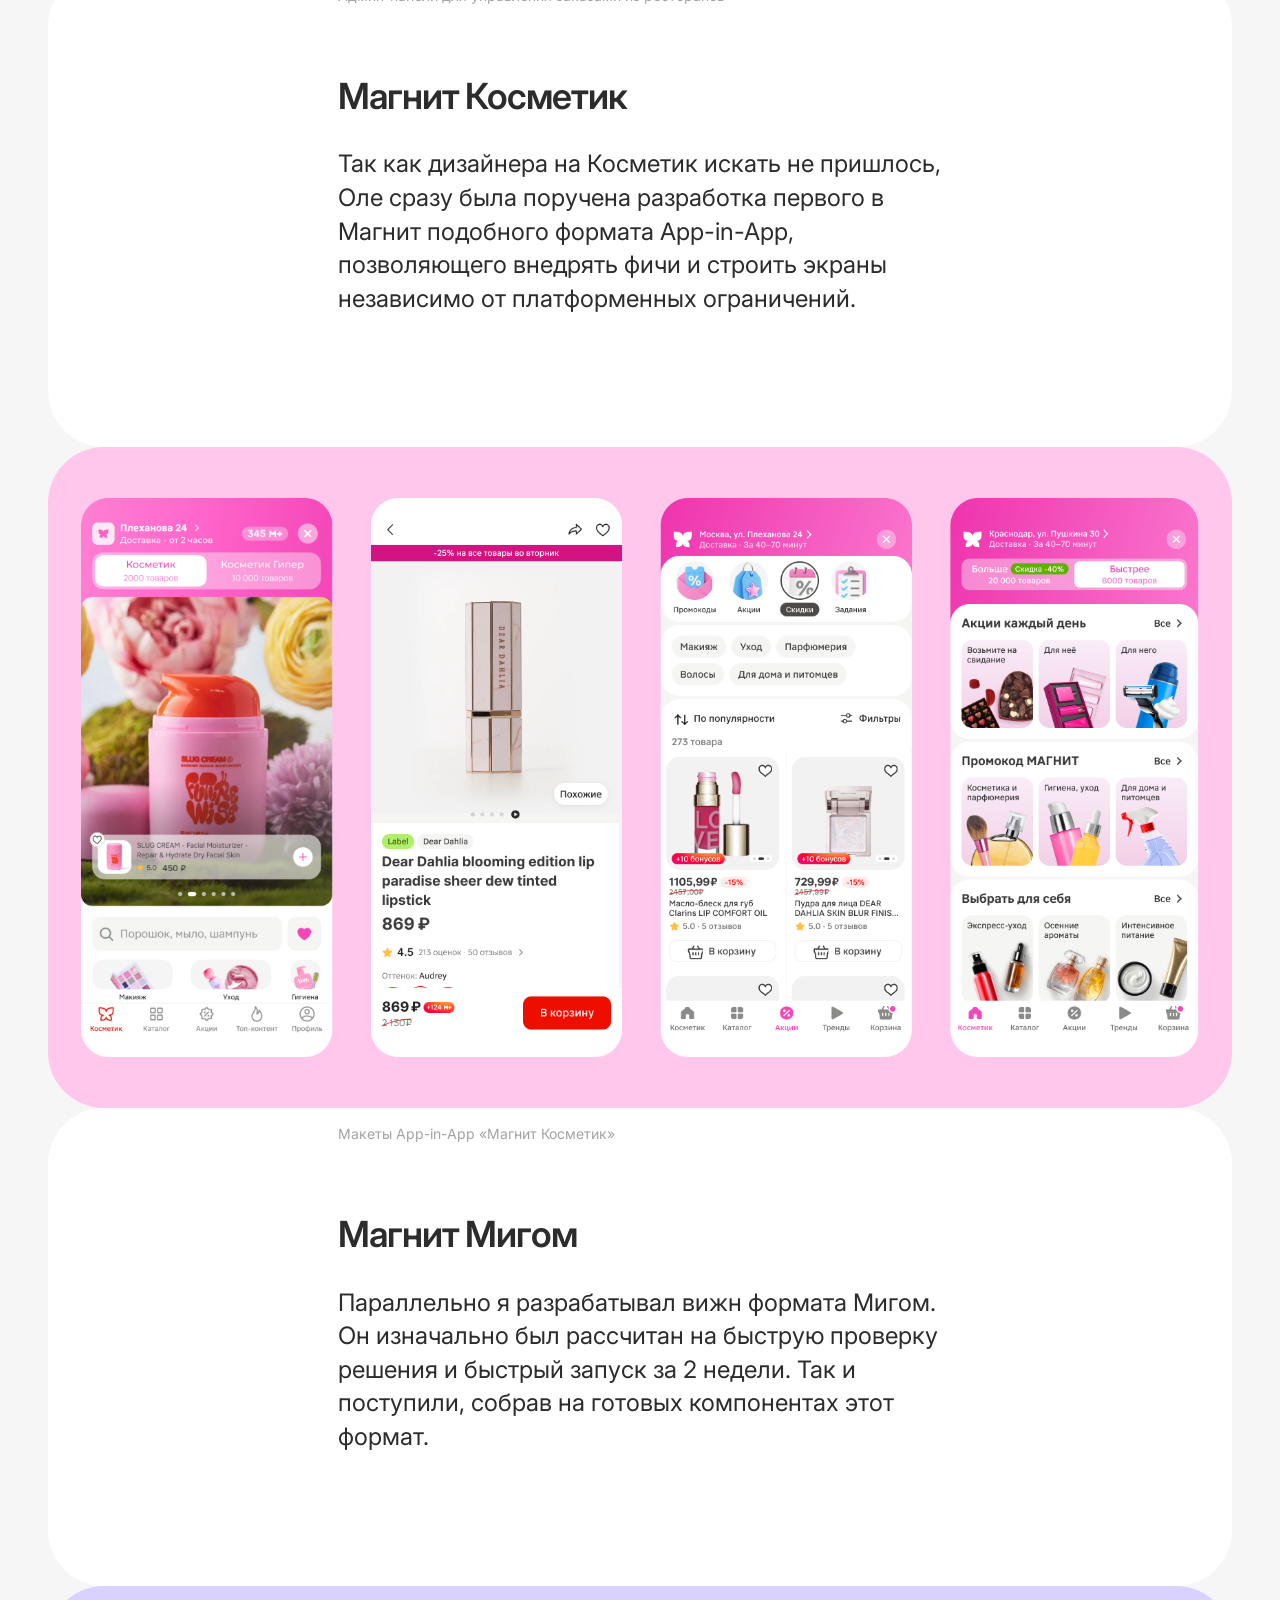
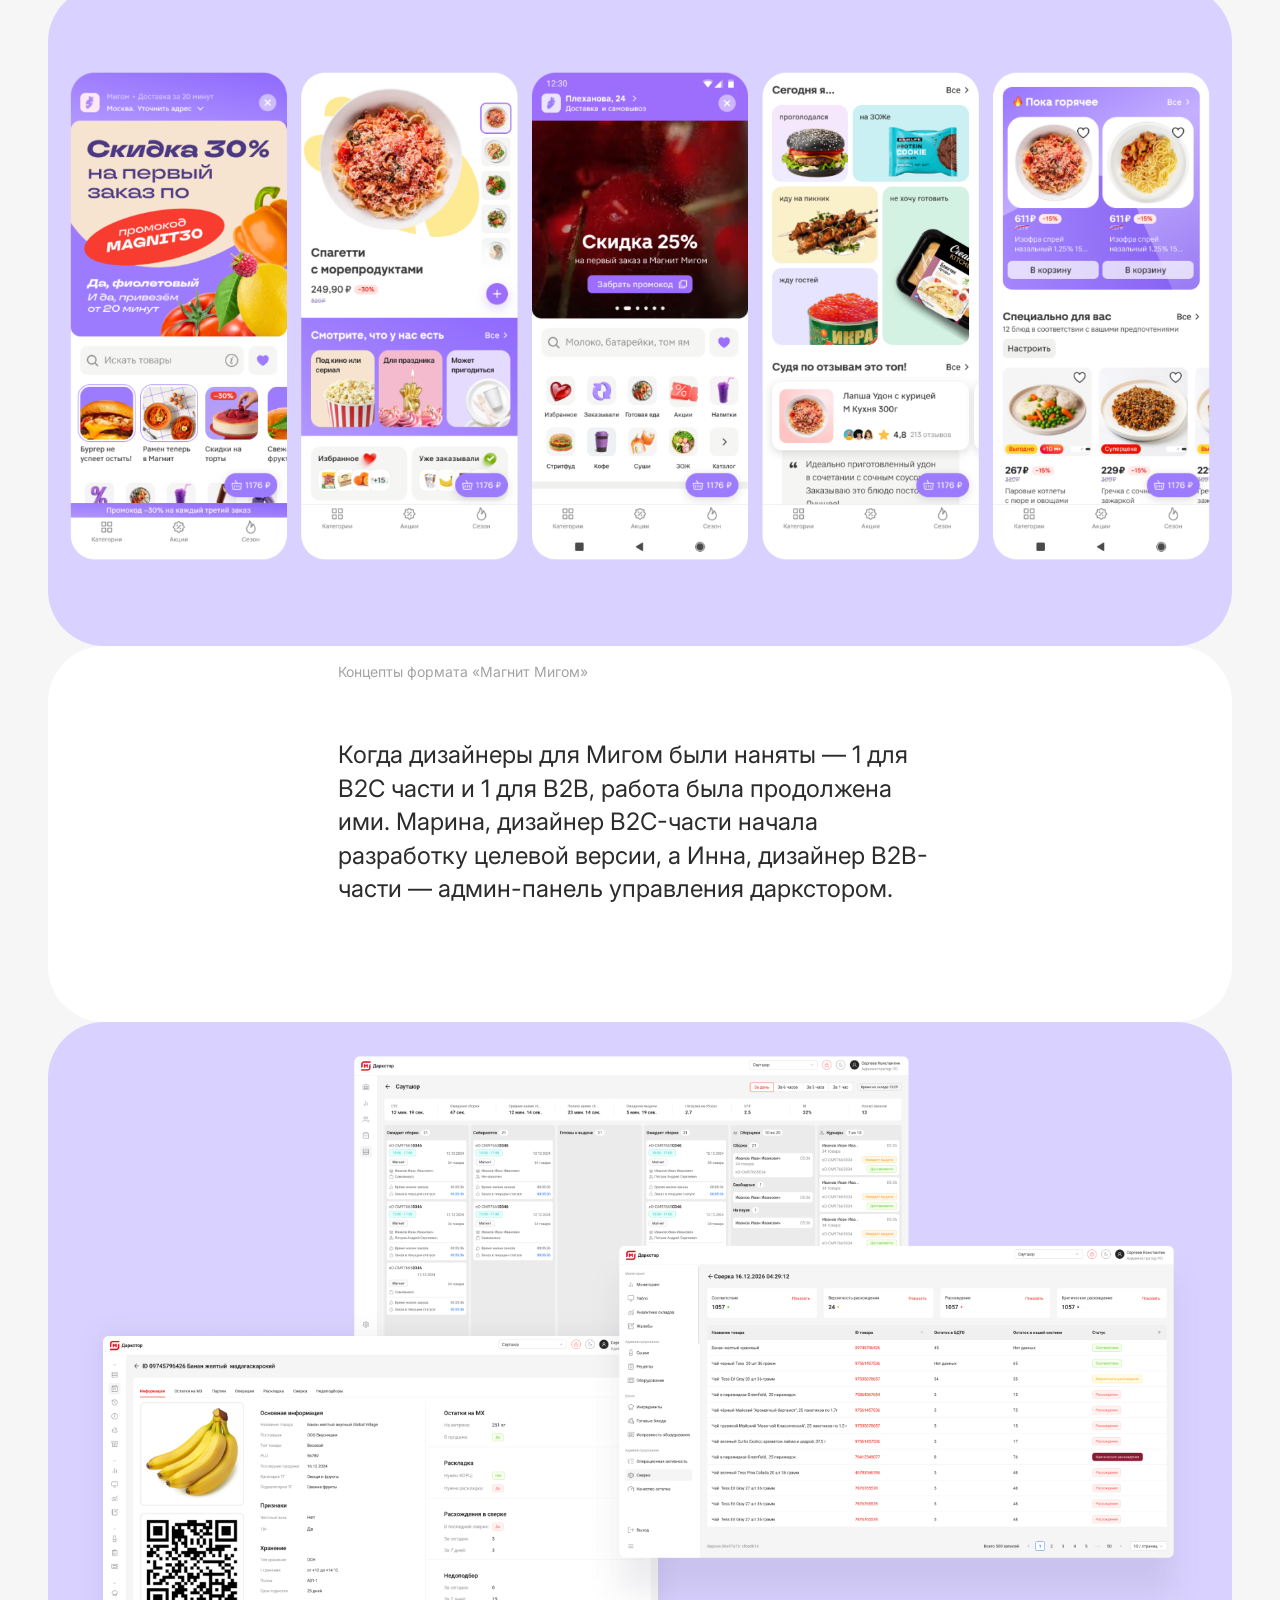
<file: cases/case1.html>
<!DOCTYPE html>
<html lang="ru">
<head>
  <meta charset="UTF-8">
  <meta name="viewport" content="width=device-width, initial-scale=1.0, viewport-fit=cover">
  <title>Запуски форматов в Магните: как в этом помогли процессы и найм — Александр Букин</title>
  <link rel="icon" href="../favicon.svg" type="image/svg+xml">
  <link rel="icon" href="../favicon.png" type="image/png" sizes="16x16">
  <link rel="preconnect" href="https://fonts.googleapis.com">
  <link rel="preconnect" href="https://fonts.gstatic.com" crossorigin>
  <link href="https://fonts.googleapis.com/css2?family=Inter:wght@400;500;600&display=swap" rel="stylesheet">
  <link rel="stylesheet" href="../styles.css?v=36">
  <link rel="stylesheet" href="../case-page.css?v=39">
  <script data-goatcounter="https://aleksandesign.goatcounter.com/count"
          async src="//gc.zgo.at/count.js"></script>
</head>
<body class="case-page">
  <div class="page page--case">
    <nav class="case-nav" aria-label="Навигация по кейсу">
      <a class="nav-menu-header nav-pill" href="../index.html">На главную</a>
      <a class="nav-menu-next-case nav-pill" href="case2.html">Следующий кейс</a>
    </nav>
    <div class="section-content">
      <div class="text-header-block">
        <div class="text-header">
          <div class="block-hero">
            <div class="text-title">
              <h1>Запуски форматов в Магните: как в этом помогли процессы и найм</h1>
            </div>
          </div>
        </div>
      </div>
      <div class="text-intro-block">
        <div class="text-gray">
          <div class="block-description">
            <div class="text-description">
              <p>Магнит — один из лидеров российского ритейла. По состоянию на 2021 год «Магнит» — третья по выручке частная компания России. Магнит работает более чем в 4000 населённых пунктов и ежедневно обслуживает свыше 18 млн покупателей.</p>
              <p>Магнит OMNI — IT-группа «Магнита», которая создаёт единый цифровой опыт для клиентов. Приложение «Магнит: акции и доставка» насчитывает 24 млн активных пользователей ежемесячно.</p>
            </div>
          </div>
        </div>
      </div>
      <div class="text-columns-block">
        <div class="text-columns">
          <div class="col-block">
            <div class="text-description">
              <p>Проект</p>
              <p>Магнит Косметик, Магнит Аптека, Магнит Рестораны, Магнит Посылки, Магнит Работа, Магнит Мигом</p>
            </div>
          </div>
          <div class="col-block">
            <div class="text-description">
              <p>Роль</p>
              <p>Дизайн-лид (руководитель дизайн-группы)</p>
            </div>
          </div>
          <div class="col-block">
            <div class="text-description">
              <p>Скоуп</p>
              <p>Дизайн-вижн, найм, планирование, ревью, презентация и защита решений</p>
            </div>
          </div>
          <div class="col-block">
            <div class="text-description">
              <p>Результат</p>
              <p>AOV +31%, TSU +20%, Churn −6%,<br>+11 продуктов, +5 дизайнеров</p>
            </div>
          </div>
        </div>
      </div>
      <div class="img-big-block">
        <div class="img-big img-big--medium">
          <img src="../assets/cases/case1/case1-01.png" alt="" loading="lazy">
        </div>
      </div>
      <div class="text-emptyimg-block" aria-hidden="true">
        <div class="text-gray"></div>
      </div>
      <div class="text-head-block">
        <div class="text-head text-head--section">
          <p>Контекст</p>
        </div>
      </div>
      <div class="text-main-block">
        <div class="text-main">
          <p>До 2025 года в мою зону ответственности как лида в Магните входил дизайн ряда B2C и B2B продуктов:<br><br><strong>Операционные</strong> (Сборка и Курьерка, включающие в себя отдельные приложения для сборщиков и курьеров, а также ряд админ-панелей для управления складом, товарами, магазинами и курьерами);<br><br><strong>Клиентские</strong> (Доставка и самовывоз в форматах Магнит Аптеки, Магнит Косметик и Магнит Экспресс).</p>
        </div>
      </div>
      <div class="text-head-block">
        <div class="text-head text-head--section">
          <p>Задача</p>
        </div>
      </div>
      <div class="text-main-block">
        <div class="text-main">
          <p>На 2025 год перед нашим департаментом «Фудтех» были поставлены цели по запускам сразу целого ряда продуктов. Необходимо было спроектировать и запустить:</p>
          <p aria-hidden="true"><br></p>
          <p>✦ Новый формат <strong>Доставку из ресторанов</strong>;</p>
          <p>✦ Новый формат <strong>«Магнит Мигом»</strong>;<br>✦ Редизайн <strong>«Магнит Косметик»</strong> как отдельный App-in-App;<br>✦ Новый формат <strong>доставки Посылок</strong>;<br>✦ Новое приложение <strong>«Магнит Работа»</strong>.</p>
        </div>
      </div>
      <div class="text-head-block">
        <div class="text-head text-head--section">
          <p>Решение</p>
        </div>
      </div>
      <div class="text-card">
        <div class="text-card__body">
          <div class="text-main">
            <p>Мною была инициирована серия митингов со стейкхолдерами разного уровня для уточнения бизнес-требований и вижена, а также планирования роадмапа работ и целевых показателей. В результате я получил первые версии требований, оформленные в доки внутри Confluence. Требования продолжали формализовываться и далее, но для концептов вижена этого было достаточно.</p>
          </div>
          <div class="text-head text-head--sub">
              <p>Найм</p>
            </div>
          <div class="text-main">
            <p>Далее я запланировал расширение штата в соответствии с целями запусков продуктов, подготовил описание вакансий и согласовал бюджет в соответствии с планом. Удалось защитить все требуемые вакансии кроме одной. Её в середине 2025 года удалось провести из бюджета соседней вертикали. С начала 2025 года я запустил найм 5 дизайнеров:<br><br>✦ <strong>Senior</strong> для Магнит Мигом B2C;</p>
            <p>✦ <strong>Senior</strong> для Магнит Мигом B2B;<br>✦ <strong>Senior</strong> для Магнит Посылок;<br>✦ <strong>Middle</strong> для Магнит Аптек;<br>✦ <strong>Middle</strong> для Магнит Ресторанов.</p>
          </div>
          <div class="text-head text-head--sub">
              <p>HR-дизайн-бренд</p>
            </div>
          <div class="text-main">
            <p>Чтобы ускорить и сфокусировать процесс найма я размещал вакансии в своём канале, LinkedIn а также просил известных дизайнеров репостить. Также, записывались видео для YouTube канала, писались статьи для формирования лояльности к дизайн-бренду Магнит Омни. Этот комплекс инициатив позволил оперативно получать входящие заявки от заранее лояльных кандидатов, понимающих, куда, к какому лиду и в какой проект они хотят прийти.</p>
          </div>
        </div>
      </div>
      <div class="img-small-block">
        <div class="img-small">
          <div class="img">
            <img src="../assets/cases/case1/case1-02.png" alt="" loading="lazy">
          </div>
        </div>
      </div>
      <div class="text-gray-block-mini text-gray-block--caption">
        <div class="text-gray">
          <div class="block-description">
            <div class="text-description">
              <p>Публикации, направленные на HR-дизайн-бренд за 2025 год</p>
            </div>
          </div>
        </div>
      </div>
      <div class="text-card">
        <div class="text-card__body">
          <div class="text-head text-head--sub">
              <p>Артефакты для HR</p>
            </div>
          <div class="text-main">
            <p>Я разработал необходимые артефакты для ребят из HR:<br><br>✦ <strong>Описание вакансий</strong>;</p>
            <p>✦ <strong>Посты в соцсетях</strong> на испытательный срок;<br>✦ <strong>Чеклисты кандидатов</strong> основного приложения и дополнительных;<br>✦ <strong>Тестовые задания</strong> с зонами ответственности и контактами;<br>✦ Задача для <strong>Вайтборд челленджа</strong>.</p>
          </div>
          <div class="text-head text-head--sub">
              <p>Артефакты для новичков-дизайнеров</p>
            </div>
          <div class="text-main">
            <p>Чтобы облегчить интеграцию новичков, я разработал артефакты для новых дизайнеров, которые в итоге помогали и остальным:<br><br>✦ <strong>Онбординг-чеклист</strong>;</p>
            <p>✦ <strong>Цели</strong> на испытательный срок<br>✦ <strong>Карта экранов</strong> основного приложения и дополнительных;<br>✦ <strong>Дизайн-принципы</strong> нашей команды;<br>✦ <strong>Оргструктура департамента</strong> с зонами ответственности и контактами.</p>
            <p>Для новичков был разработан онбординг-чеклист, помогающий новичкам снизить неопределённость, тревогу и эффективно распланировать ближайшие задачи по получению доступов и др.</p>
            <p>Для каждого дизайнера была разработана страничка в Notion с целями на испытательный срок, ближайшими задачами по доступам, необходимыми контактами и другой важной информацией, что снизило ощущение тревоги и неопределённости у новичков и помогло быстро интегрироваться в рабочий процесс.</p>
            <p>Так как каждый дизайнер, приходя в команду не знал, где взять тот или иной макет, что сильно усложняло и замедляло общий T2M, я разработал схему-оргструктуру, совместив оргструктуру нашей команды с ключевыми сценариями в макетах. Это снизило CES в несколько раз, с нескольких часов и даже дней до нескольких минут.</p>
          </div>
        </div>
      </div>
      <div class="text-linked-block">
        <div class="link-text">
          <div class="linked-text">
            <div class="text-description">
              <a href="https://habr.com/ru/companies/magnit/articles/893130/" target="_blank" rel="noopener">Статья об этом на Хабре</a>
            </div>
          </div>
        </div>
      </div>
      <div class="text-empty-100" aria-hidden="true"></div>
      <div class="img-big-block">
        <div class="img-big">
          <img src="../assets/cases/case1/case1-03.png" alt="" loading="lazy">
        </div>
      </div>
      <div class="text-gray-block text-gray-block--caption">
        <div class="text-gray">
          <div class="block-description">
            <div class="text-description">
              <p>Упрощённая схема структуры нашего департамента дизайна, иллюстрирующая общую логику. В реальности имеет более объёмный вид</p>
            </div>
          </div>
        </div>
      </div>
      <div class="text-card">
        <div class="text-card__body">
          <div class="text-head text-head--sub">
              <p>Артефакты для продактов</p>
            </div>
          <div class="text-main">
            <p>Работа в продукте — это всегда про взаимодействие людей в команде. Поэтому налаживать процессы необходимо не только со стороны дизайнеров, но и для других членов команды. Чтобы сделать процесс работы с дизайном удобным не только для дизайнеров, я подготовил ряд артефактов:</p>
            <p aria-hidden="true"><br></p>
            <p>✦ <strong>Шаблон задачи в Jira</strong>;<br>✦ <strong>Принципы дизайн-департамента</strong> (совместно с Иваном Волковым);<br>✦ <strong>Инструкция по заведению задач</strong> на дизайнера для продактов;<br>✦ <strong>Серия вебинаров</strong> направленных на повышение культуры качества реализации дизайна в проде, а также взаимодействия с дизайнерами.</p>
            <p aria-hidden="true"><br></p>
          </div>
        </div>
      </div>
      <div class="img-small-block">
        <div class="img-small">
          <div class="img">
            <img src="../assets/cases/case1/case1-04.png" alt="" loading="lazy">
          </div>
        </div>
      </div>
      <div class="text-gray-block-mini text-gray-block--caption">
        <div class="text-gray">
          <div class="block-description">
            <div class="text-description">
              <p>Презентация для вебинара о качестве реализации дизайна</p>
            </div>
          </div>
        </div>
      </div>
      <div class="img-small-block">
        <div class="img-small">
          <div class="img">
            <img src="../assets/cases/case1/case1-05.png" alt="" loading="lazy">
          </div>
        </div>
      </div>
      <div class="text-gray-block-mini text-gray-block--caption">
        <div class="text-gray">
          <div class="block-description">
            <div class="text-description">
              <p>Презентация для вебинара о культуре работы продакта с дизайнером</p>
            </div>
          </div>
        </div>
      </div>
      <div class="text-card">
        <div class="text-card__body">
          <div class="text-head text-head--sub">
              <p>Дизайн-вижн</p>
            </div>
          <div class="text-main">
            <p>Параллельно я распределил подготовку концептов вижена продуктов частично среди 3 имеющихся дизайнеров, частично взял в работу сам. Я подготовил несколько концептов ключевых продуктов, на которые бизнес делал максимальную ставку: «Рестораны» и «Магнит Мигом».</p>
          </div>
          <div class="text-head text-head--sub">
              <p>Магнит Рестораны</p>
            </div>
          <div class="text-main">
            <p>Первым был концепт Ресторанов. Мною было подготовлено 3 итерации, в центре которой была идея ИИ-ассистента, с помощью которого можно было бы заказывать блюда, подбирать рестораны и находить выгодные акции. ИИ-ассистента мы назвали Галя. Это было ещё до того, как Птерочка зарелизила своего ассистента с тем же именем.</p>
          </div>
        </div>
      </div>
      <div class="text-empty-100" aria-hidden="true"></div>
      <div class="img-big-block">
        <div class="img-big">
          <img src="../assets/cases/case1/case1-06.png" alt="" loading="lazy">
        </div>
      </div>
      <div class="text-gray-block text-gray-block--caption">
        <div class="text-gray">
          <div class="block-description">
            <div class="text-description">
              <p>Один из концептов Доставки из ресторанов с ИИ-ассистентом</p>
            </div>
          </div>
        </div>
      </div>
      <div class="text-main-block">
        <div class="text-main">
          <p>Далее мы проверили эту идею на серии юзабилити-тестов, совмещаемых с глубинками. Выяснилось, что 7 из 10 респондентов не видят ценности в ИИ-помощнике и заказывают еду по совершенно иным и простым сценариям: пиццу на праздник детям или бургер на ужин после работы.</p>
          <p aria-hidden="true"><br></p>
          <p>Со стороны разработки также возник ряд блокирующих факторов на разработку ИИ-ассистента, поэтому в конечном счёте от этой идеи командой было принято решение отказаться.</p>
        </div>
      </div>
      <div class="text-empty-100" aria-hidden="true"></div>
      <div class="img-big-block">
        <div class="img-big">
          <img src="../assets/cases/case1/case1-07.png" alt="" loading="lazy">
        </div>
      </div>
      <div class="text-gray-block text-gray-block--caption">
        <div class="text-gray">
          <div class="block-description">
            <div class="text-description">
              <p>MVP-версия, ушедшая в прод</p>
            </div>
          </div>
        </div>
      </div>
      <div class="text-main-block">
        <div class="text-main">
          <p>В разработку была запущена простая MVP-версия, основанная на схожей мехнике с другими форматами.</p>
          <p>Дизайнер для RTE был нанят и подхватил работу. Также были спроектированы 2 админ-панели дял управления Ресторанами и заказами из них.</p>
        </div>
      </div>
      <div class="text-empty-100" aria-hidden="true"></div>
      <div class="img-big-block">
        <div class="img-big">
          <img src="../assets/cases/case1/case1-08.png" alt="" loading="lazy">
        </div>
      </div>
      <div class="text-gray-block text-gray-block--caption">
        <div class="text-gray">
          <div class="block-description">
            <div class="text-description">
              <p>Админ-панели для управления заказами из ресторанов</p>
            </div>
          </div>
        </div>
      </div>
      <div class="text-card">
        <div class="text-card__body">
          <div class="text-head text-head--sub">
              <p>Магнит Косметик</p>
            </div>
          <div class="text-main">
            <p>Так как дизайнера на Косметик искать не пришлось, Оле сразу была поручена разработка первого в Магнит подобного формата App-in-App, позволяющего внедрять фичи и строить экраны независимо от платформенных ограничений.</p>
          </div>
        </div>
      </div>
      <div class="text-empty-100" aria-hidden="true"></div>
      <div class="img-big-block">
        <div class="img-big">
          <img src="../assets/cases/case1/case1-09.png" alt="" loading="lazy">
        </div>
      </div>
      <div class="text-gray-block text-gray-block--caption">
        <div class="text-gray">
          <div class="block-description">
            <div class="text-description">
              <p>Макеты App-in-App «Магнит Косметик»</p>
            </div>
          </div>
        </div>
      </div>
      <div class="text-card">
        <div class="text-card__body">
          <div class="text-head text-head--sub">
              <p>Магнит Мигом</p>
            </div>
          <div class="text-main">
            <p>Параллельно я разрабатывал вижн формата Мигом. Он изначально был рассчитан на быструю проверку решения и быстрый запуск за 2 недели. Так и поступили, собрав на готовых компонентах этот формат.</p>
          </div>
        </div>
      </div>
      <div class="text-empty-100" aria-hidden="true"></div>
      <div class="img-big-block">
        <div class="img-big">
          <img src="../assets/cases/case1/case1-10.png" alt="" loading="lazy">
        </div>
      </div>
      <div class="text-gray-block text-gray-block--caption">
        <div class="text-gray">
          <div class="block-description">
            <div class="text-description">
              <p>Концепты формата «Магнит Мигом»</p>
            </div>
          </div>
        </div>
      </div>
      <div class="text-main-block">
        <div class="text-main">
          <p>Когда дизайнеры для Мигом были наняты — 1 для B2C части и 1 для B2B, работа была продолжена ими. Марина, дизайнер B2C-части начала разработку целевой версии, а Инна, дизайнер B2B-части — админ-панель управления даркстором.</p>
        </div>
      </div>
      <div class="text-empty-100" aria-hidden="true"></div>
      <div class="img-big-block">
        <div class="img-big">
          <img src="../assets/cases/case1/case1-11.png" alt="" loading="lazy">
        </div>
      </div>
      <div class="text-gray-block text-gray-block--caption">
        <div class="text-gray">
          <div class="block-description">
            <div class="text-description">
              <p>Даркстор «Магнит Мигом»</p>
            </div>
          </div>
        </div>
      </div>
      <div class="text-card">
        <div class="text-card__body">
          <div class="text-head text-head--sub">
              <p>Магнит Работа</p>
            </div>
          <div class="text-main">
            <p>Вите, дизайнеру команды Сборки, досталась разработка приложения Магнит Работа и админ-панели для него.</p>
          </div>
        </div>
      </div>
      <div class="text-empty-100" aria-hidden="true"></div>
      <div class="img-big-block">
        <div class="img-big">
          <img src="../assets/cases/case1/case1-12.png" alt="" loading="lazy">
        </div>
      </div>
      <div class="text-gray-block text-gray-block--caption">
        <div class="text-gray">
          <div class="block-description">
            <div class="text-description">
              <p>Приложение «Магнит Работа»</p>
            </div>
          </div>
        </div>
      </div>
      <div class="text-card">
        <div class="text-card__body">
          <div class="text-head text-head--sub">
              <p>Магнит Пост</p>
            </div>
          <div class="text-main">
            <p>Далее был нанят дизайнер в формат Посылок. Данила разработал приложение Посылок, а также продолжил работу с админ-панелью и личным кабинетом.</p>
          </div>
        </div>
      </div>
      <div class="text-empty-100" aria-hidden="true"></div>
      <div class="img-big-block">
        <div class="img-big">
          <img src="../assets/cases/case1/case1-13.png" alt="" loading="lazy">
        </div>
      </div>
      <div class="text-gray-block text-gray-block--caption">
        <div class="text-gray">
          <div class="block-description">
            <div class="text-description">
              <p>Приложение «Магнит Пост»</p>
            </div>
          </div>
        </div>
      </div>
      <div class="text-card">
        <div class="text-card__body">
          <div class="text-head text-head--sub">
              <p>Кросс-ревью</p>
            </div>
          <div class="text-main">
            <p>Так как количество продуктов, дизайнеров и команд росло, обычного ревью стало не хватать. Не хватало времени на детальное ревью всех сценариев и экранов, пропускались ошибки в компонентах, не было системности в части редакторского и коммуникационного ревью.</p>
            <p>Вместе с другими дизайн-лидами мы в течение двух недель разработали новый процесс дизайн-ревью, включающий регламент всех возможных сценариев. Важным моментом в процессе была опция альтернативы показа макета на сессии дизайн-критики вместо ревью лида — это сняло часть нагрузки с меня и лидов других команд.</p>
          </div>
          <div class="text-head text-head--sub">
              <p>Дизайн-гильдии</p>
            </div>
          <div class="text-main">
            <p>Старый формат синков не вмещал в себя такое количество дизайнеров и продуктов. Поэтому мы с лидами встретились, чтобы обсудить, как мы можем пересобрать синки. Было принято решение перегруппировать дизайнеров по гильдиям в соответствии с их продуктами. Были выставлены синки на протяжении недели — B2C-гильдия, B2B&B2E, Web, а также лояльность и монетизация.</p>
          </div>
        </div>
      </div>
      <div class="text-head-block">
        <div class="text-head text-head--section">
          <p>Проблемы и выводы</p>
        </div>
      </div>
      <div class="text-card">
        <div class="text-card__body">
          <div class="text-head text-head--sub">
              <p>Разработка</p>
            </div>
          <div class="text-main">
            <p>Самым сложным были ограничения разработки и постоянная необходимость урезать MVP сильнее и сильнее. Другой сложной частью была реализация макетов со стороны разработки и частое игнорирование комментариев, полученных от ревью качества дизайнера.</p>
          </div>
          <div class="text-head text-head--sub">
              <p>Дизайн-культура продактов</p>
            </div>
          <div class="text-main">
            <p>Продакты и менеджмент не видело большой проблемы в небольших косяках реализации и не видело профита в исправлении мелких багов. Я сделал попытку исправить такой подход, проведя серию вебинаров для всех команд разработки по культуре, что улучшило ситуацию и повысило вовлечённость продактов.</p>
          </div>
        </div>
      </div>
      <div class="text-head-block">
        <div class="text-head text-head--section">
          <p>Результат</p>
        </div>
      </div>
      <div class="text-main-block">
        <div class="text-main">
          <p>За 2025 год были запущены все 5 форматов. Для обеспечения работы формата Рестораны было разработано и запущено 2 админ-панели управления заказами и ресторанами, 1 админ-панель управления заказами в Магнит Работе, 1 админ-панель для управления посылками и личный кабинет для B2B-клиентов посылок, а также админ-панель Дарксторов. Суммарно 11 продуктов.</p>
          <p aria-hidden="true"><br></p>
          <p>За 6 месяцев после запуска App-in-App Магнит Косметик ключевые метрики продукта показали положительную динамику:</p>
        </div>
      </div>
      <div class="text-metrics-block">
        <div class="text-columns">
          <div class="metrics-text metrics-text--3col metrics-text--cosmetic">
            <div class="col-block">
              <div class="text-description">
                <p>AOV (Средний чек):</p>
                <p>+31%</p>
              </div>
            </div>
            <div class="col-block">
              <div class="text-description">
                <p>Time Spent p/User:</p>
                <p>+21%</p>
              </div>
            </div>
            <div class="col-block">
              <div class="text-description">
                <p>Churn Rate:</p>
                <p>–6%</p>
              </div>
            </div>
          </div>
        </div>
      </div>
      <div class="text-main-block">
        <div class="text-main">
          <p>Результаты моей команды и по департаменту дизайна:</p>
        </div>
      </div>
      <div class="text-metrics-block">
        <div class="text-columns">
          <div class="metrics-text metrics-text--3col">
            <div class="col-block">
              <div class="text-description">
                <p>CES:</p>
                <p>x60</p>
              </div>
            </div>
            <div class="col-block">
              <div class="text-description">
                <p>Дизайнеров:</p>
                <p>+5</p>
              </div>
            </div>
            <div class="col-block">
              <div class="text-description">
                <p>Продуктов:</p>
                <p>+11</p>
              </div>
            </div>
          </div>
        </div>
      </div>
      <div class="img-small-block">
        <div class="img-small">
          <div class="img">
            <img src="../assets/cases/case1/case1-14.png" alt="" loading="lazy">
          </div>
        </div>
      </div>
      <div class="text-gray-block-mini text-gray-block--caption">
        <div class="text-gray">
          <div class="block-description">
            <div class="text-description">
              <p>Празднуем запуски фичей в баре с любимой командой дизайнеров</p>
            </div>
          </div>
        </div>
      </div>
      <div class="img-small-block">
        <div class="img-small">
          <div class="img">
            <img src="../assets/cases/case1/case1-15.png" alt="" loading="lazy">
          </div>
        </div>
      </div>
      <div class="text-gray-block-mini text-gray-block--caption">
        <div class="text-gray">
          <div class="block-description">
            <div class="text-description">
              <p>Дизайн-команда Магнит Фудтех в декабре 2025 года</p>
            </div>
          </div>
        </div>
      </div>
      <div class="content-text-footer">
        <div class="text-main" aria-hidden="true"></div>
      </div>
    </div>
    <footer class="text-footer">
      <p>Александр Букин, 2026</p>
    </footer>
  </div>
  <script src="../assets/js/lenis.min.js"></script>
  <script src="../smooth-scroll.js?v=1"></script>
  <script src="../custom-cursor.js?v=6"></script>
</body>
</html>
</file>
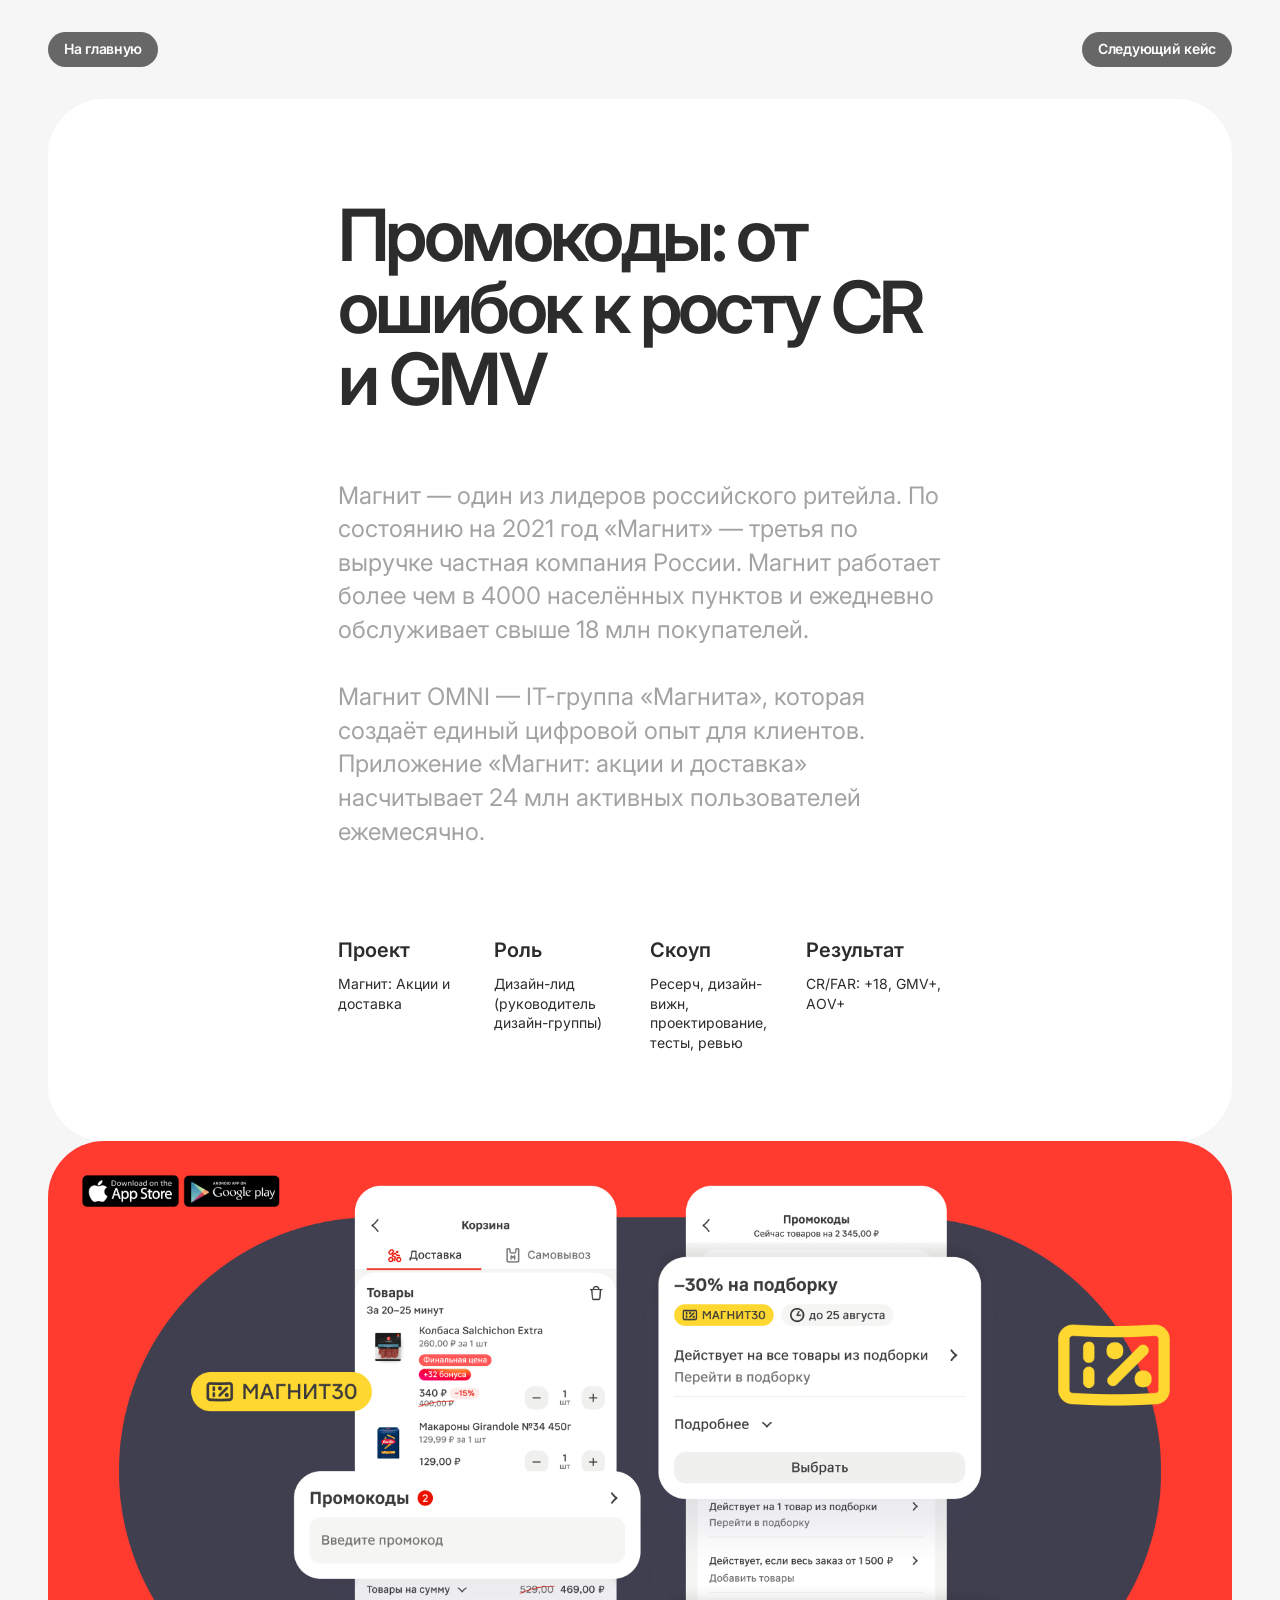
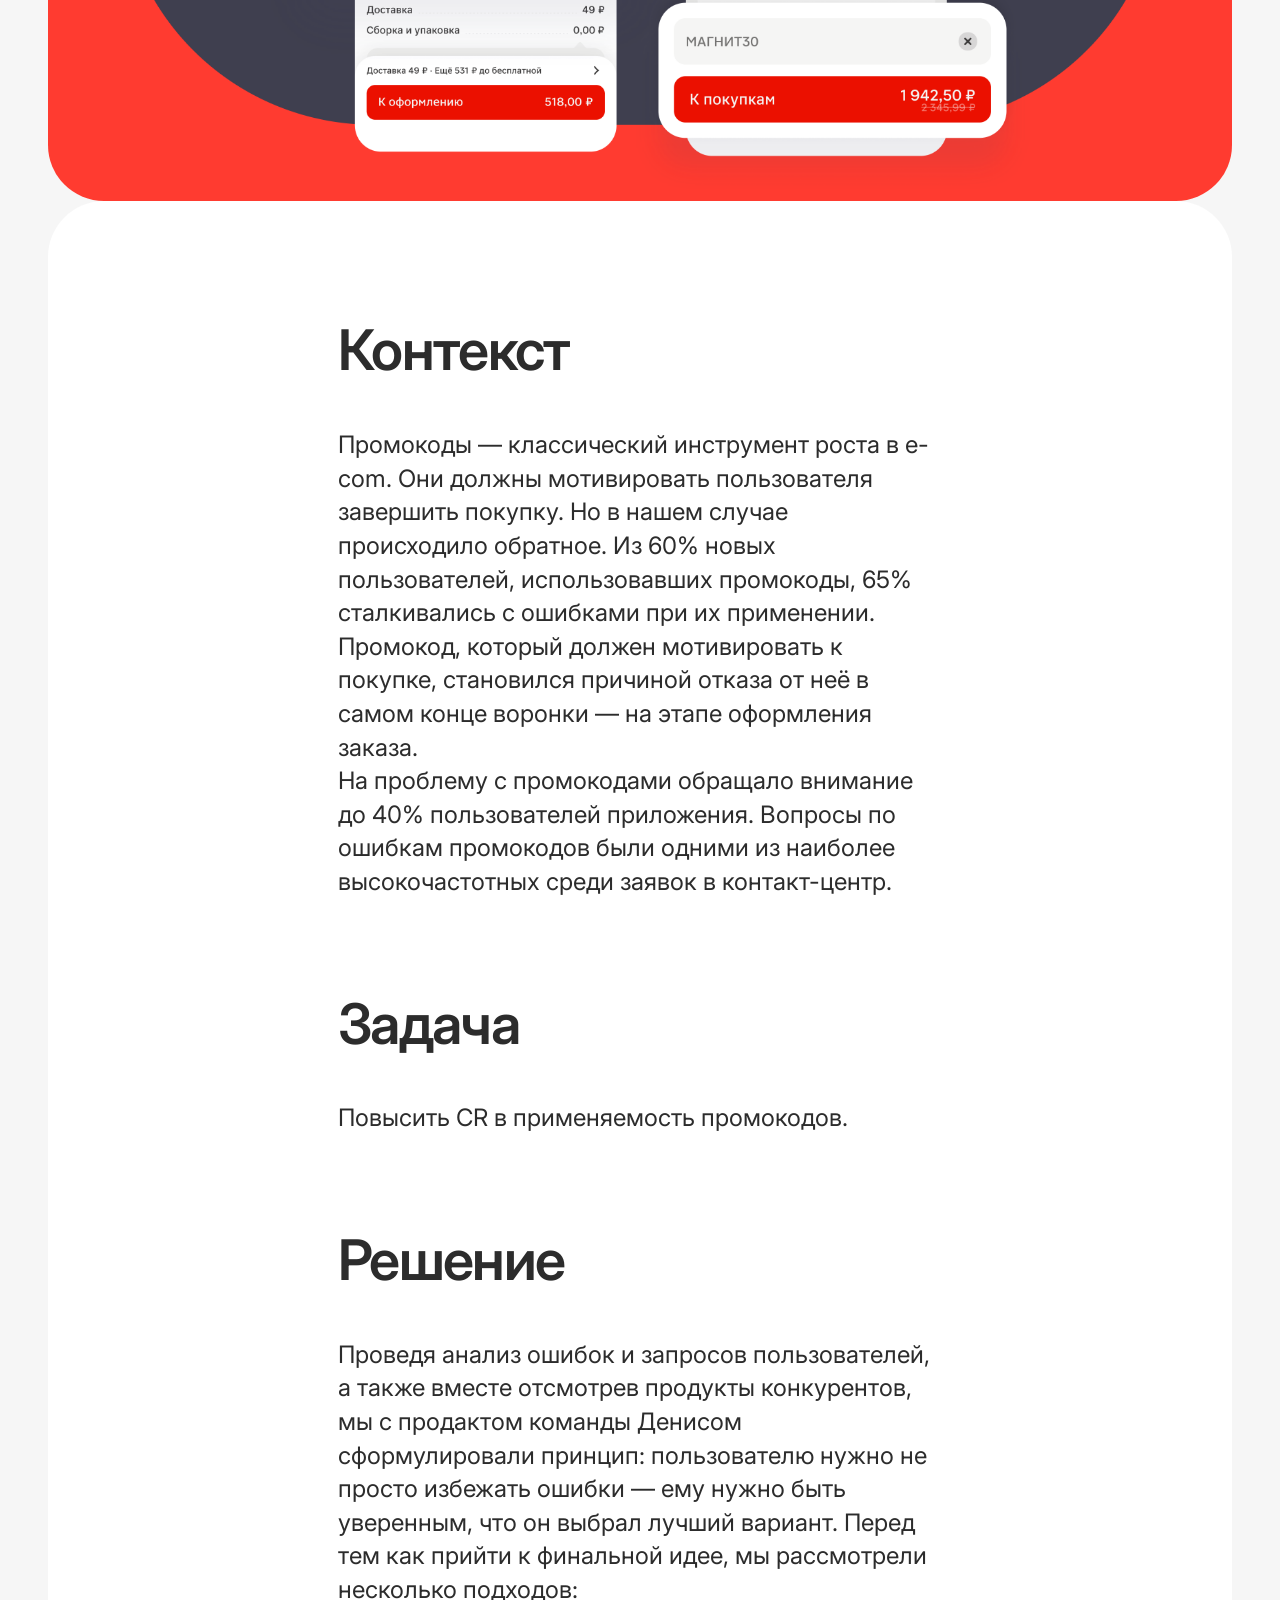
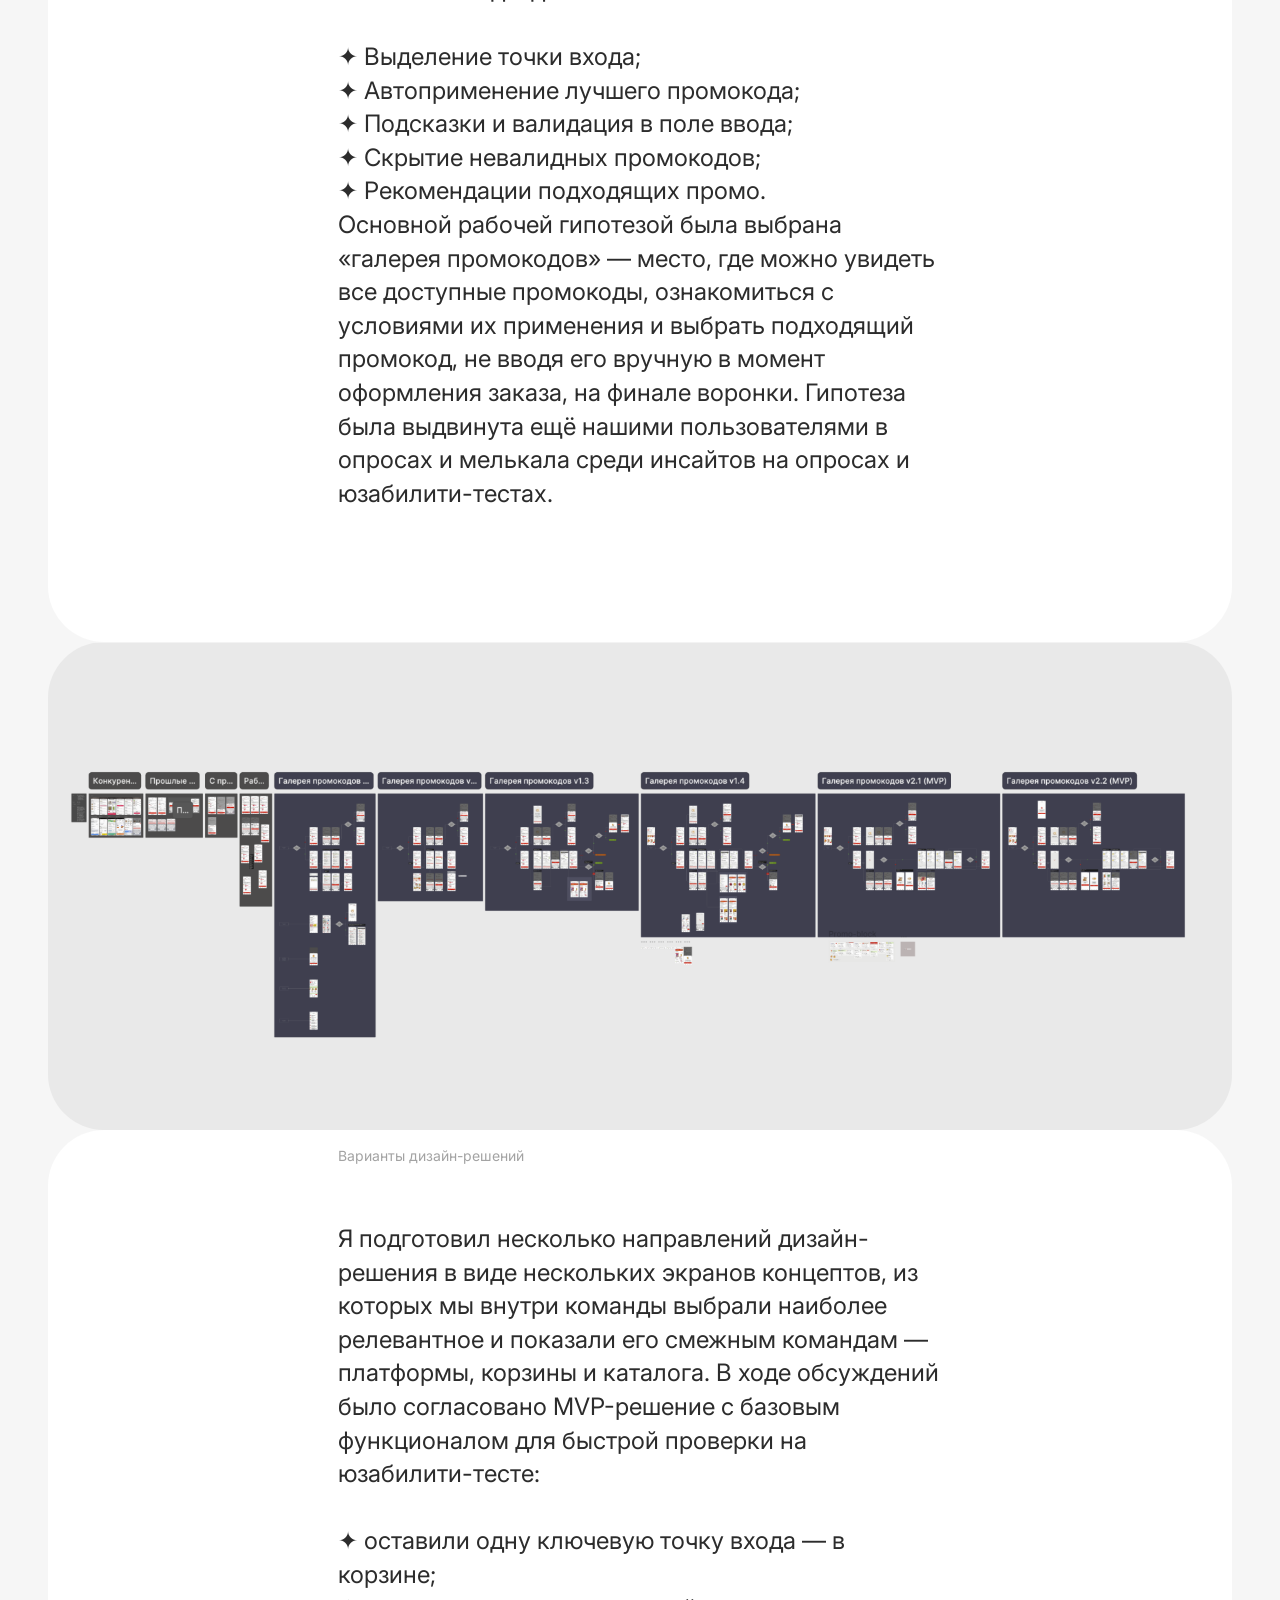
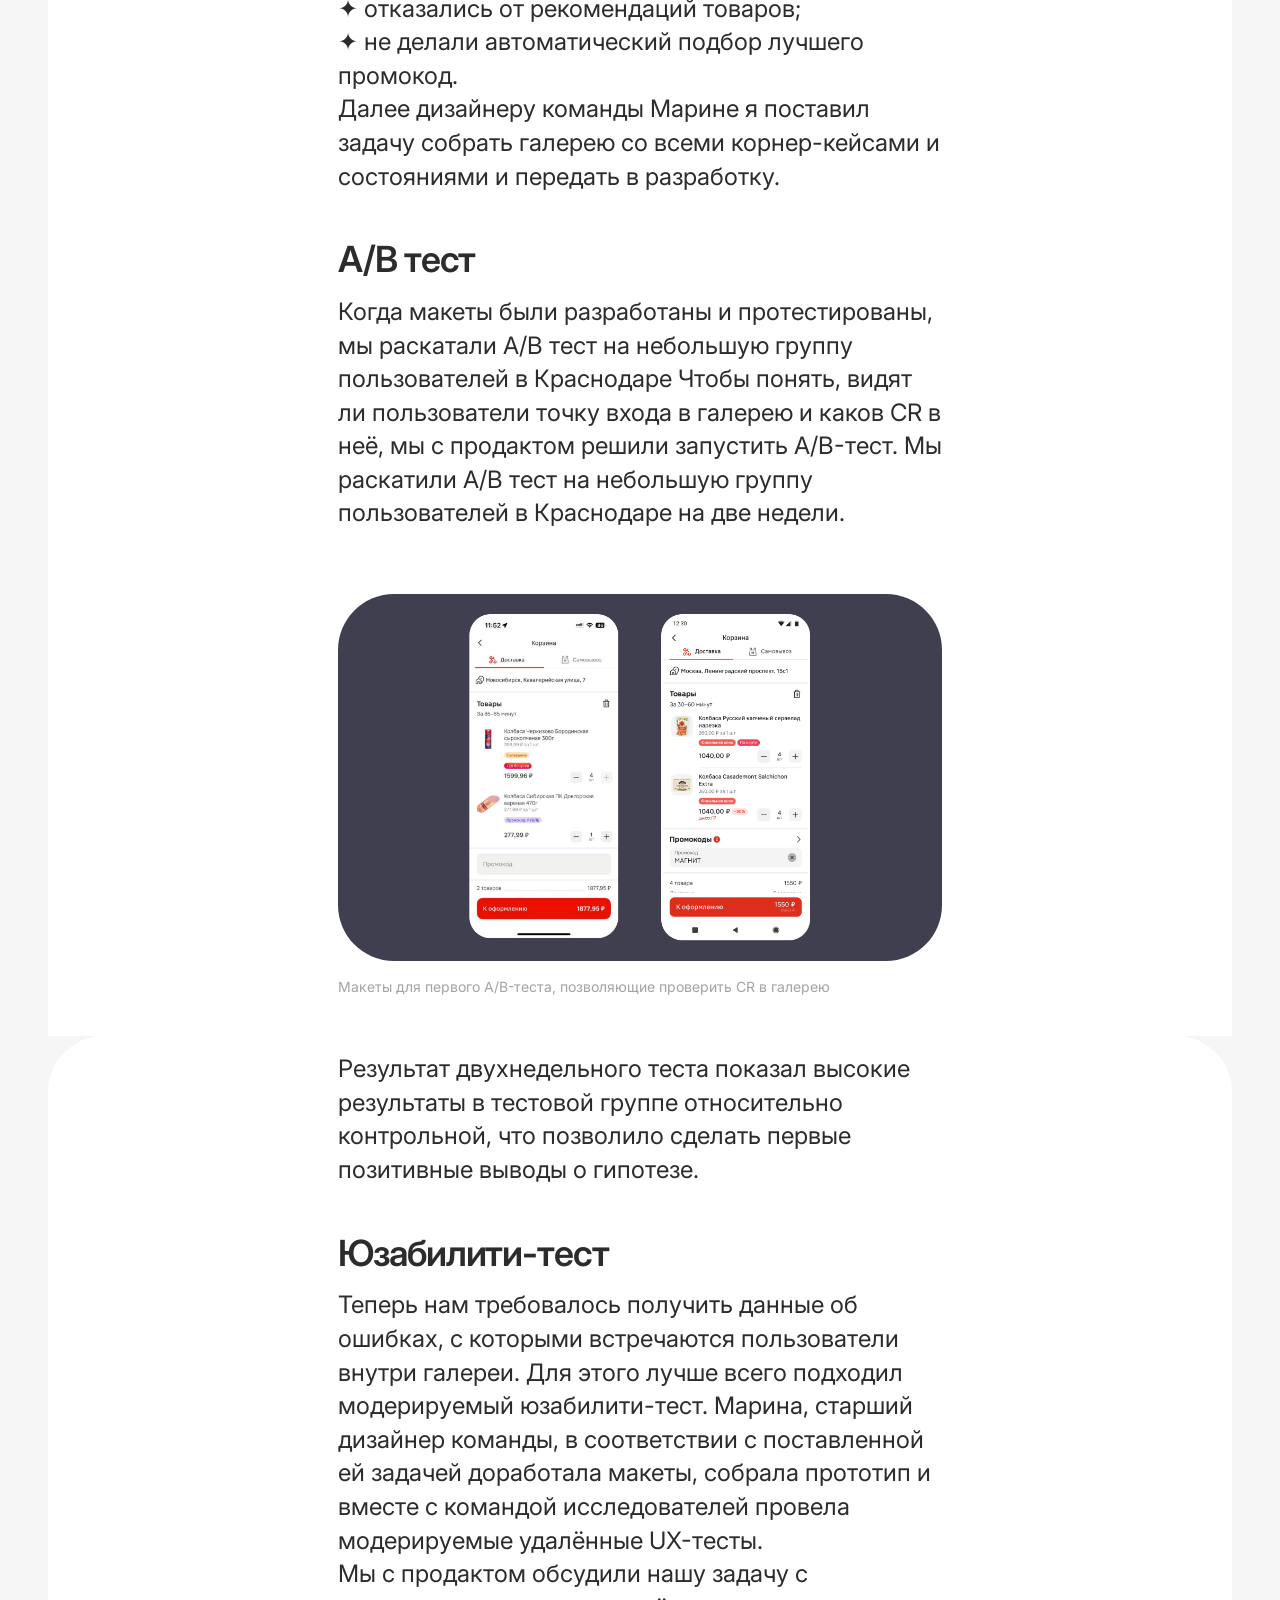
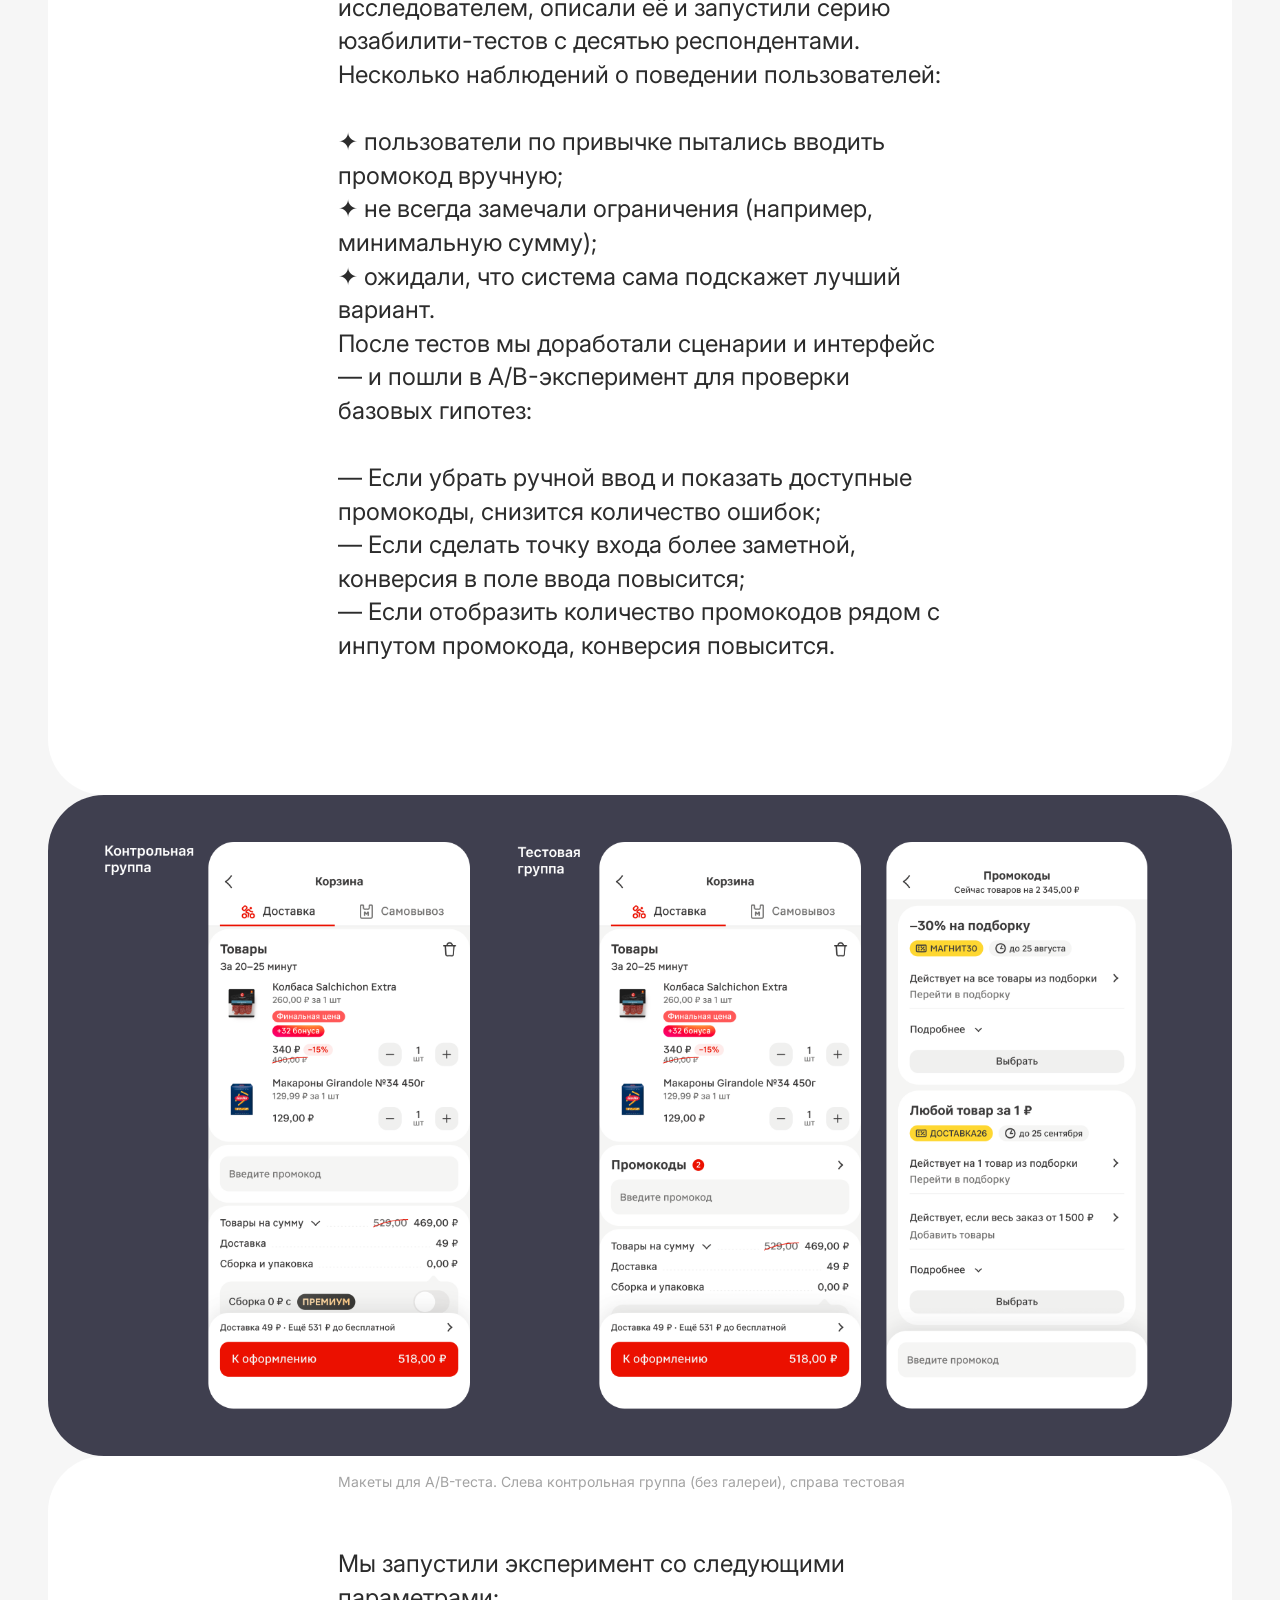
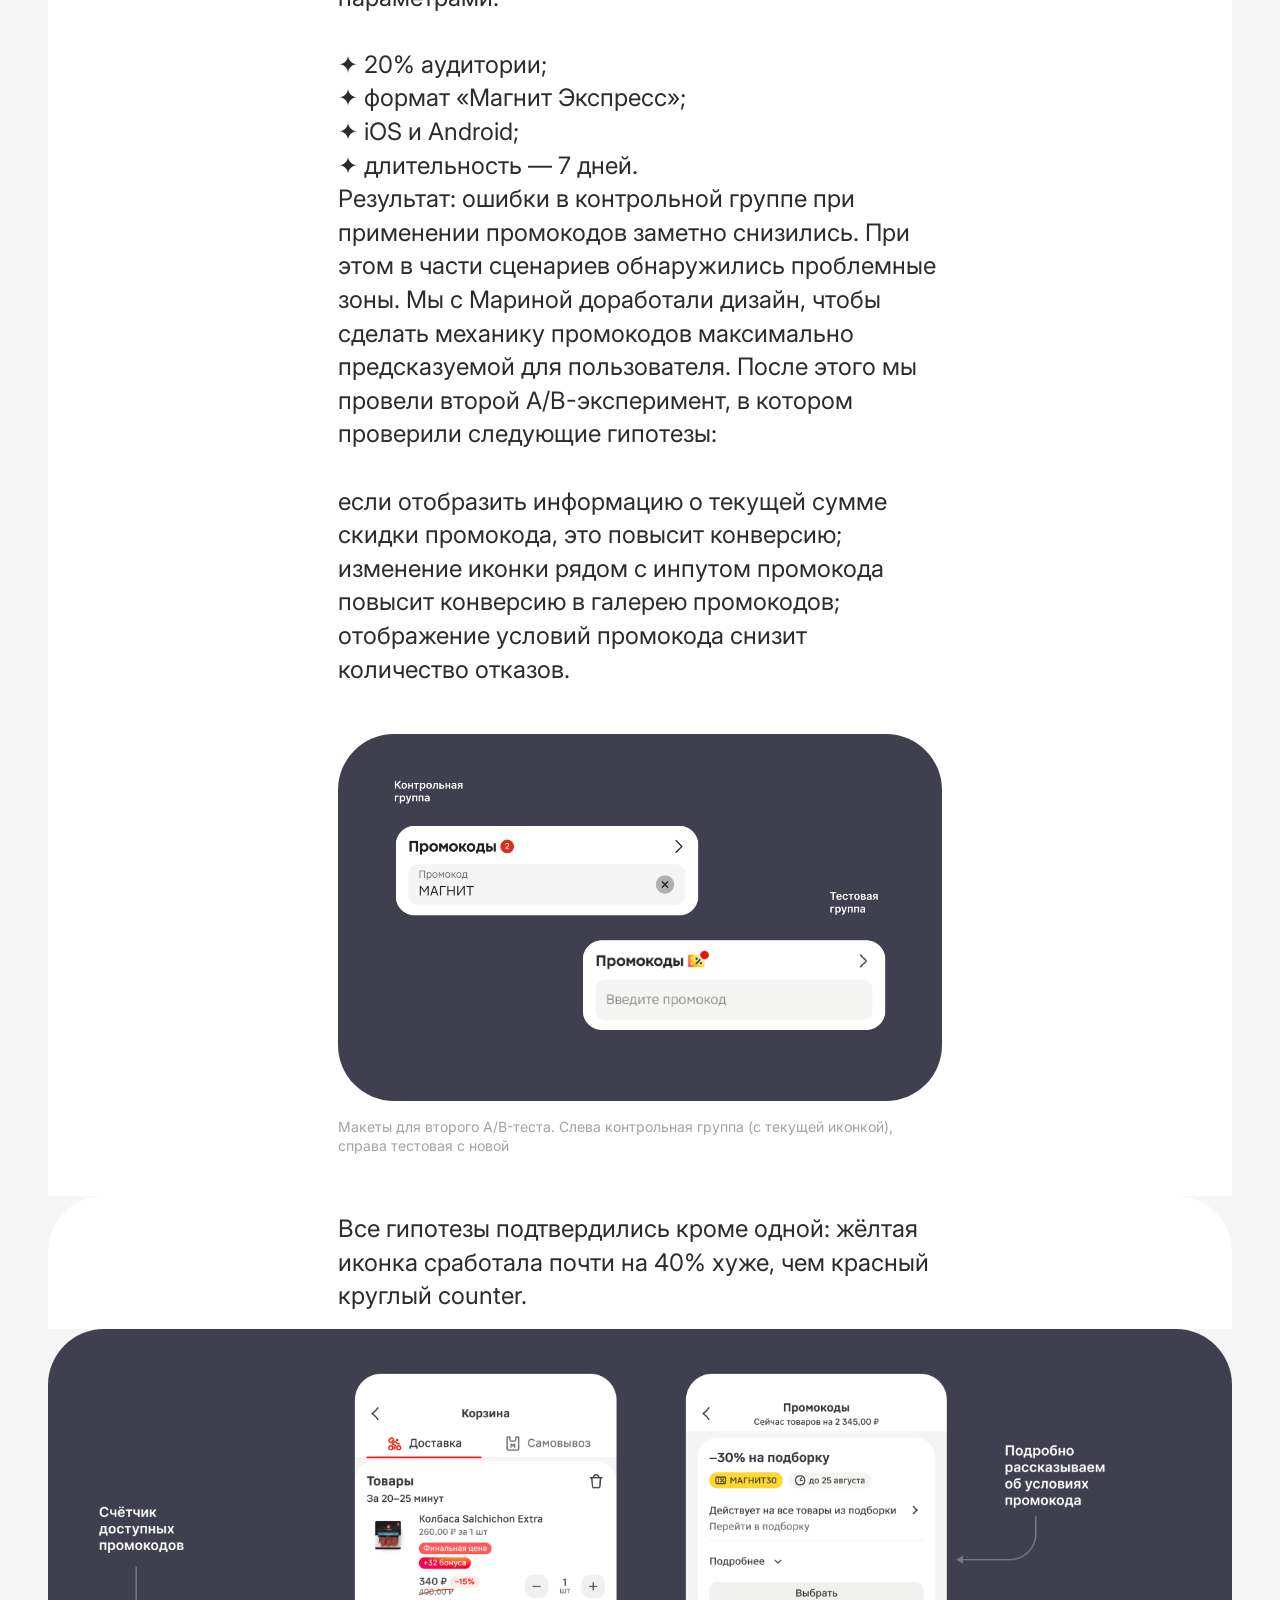
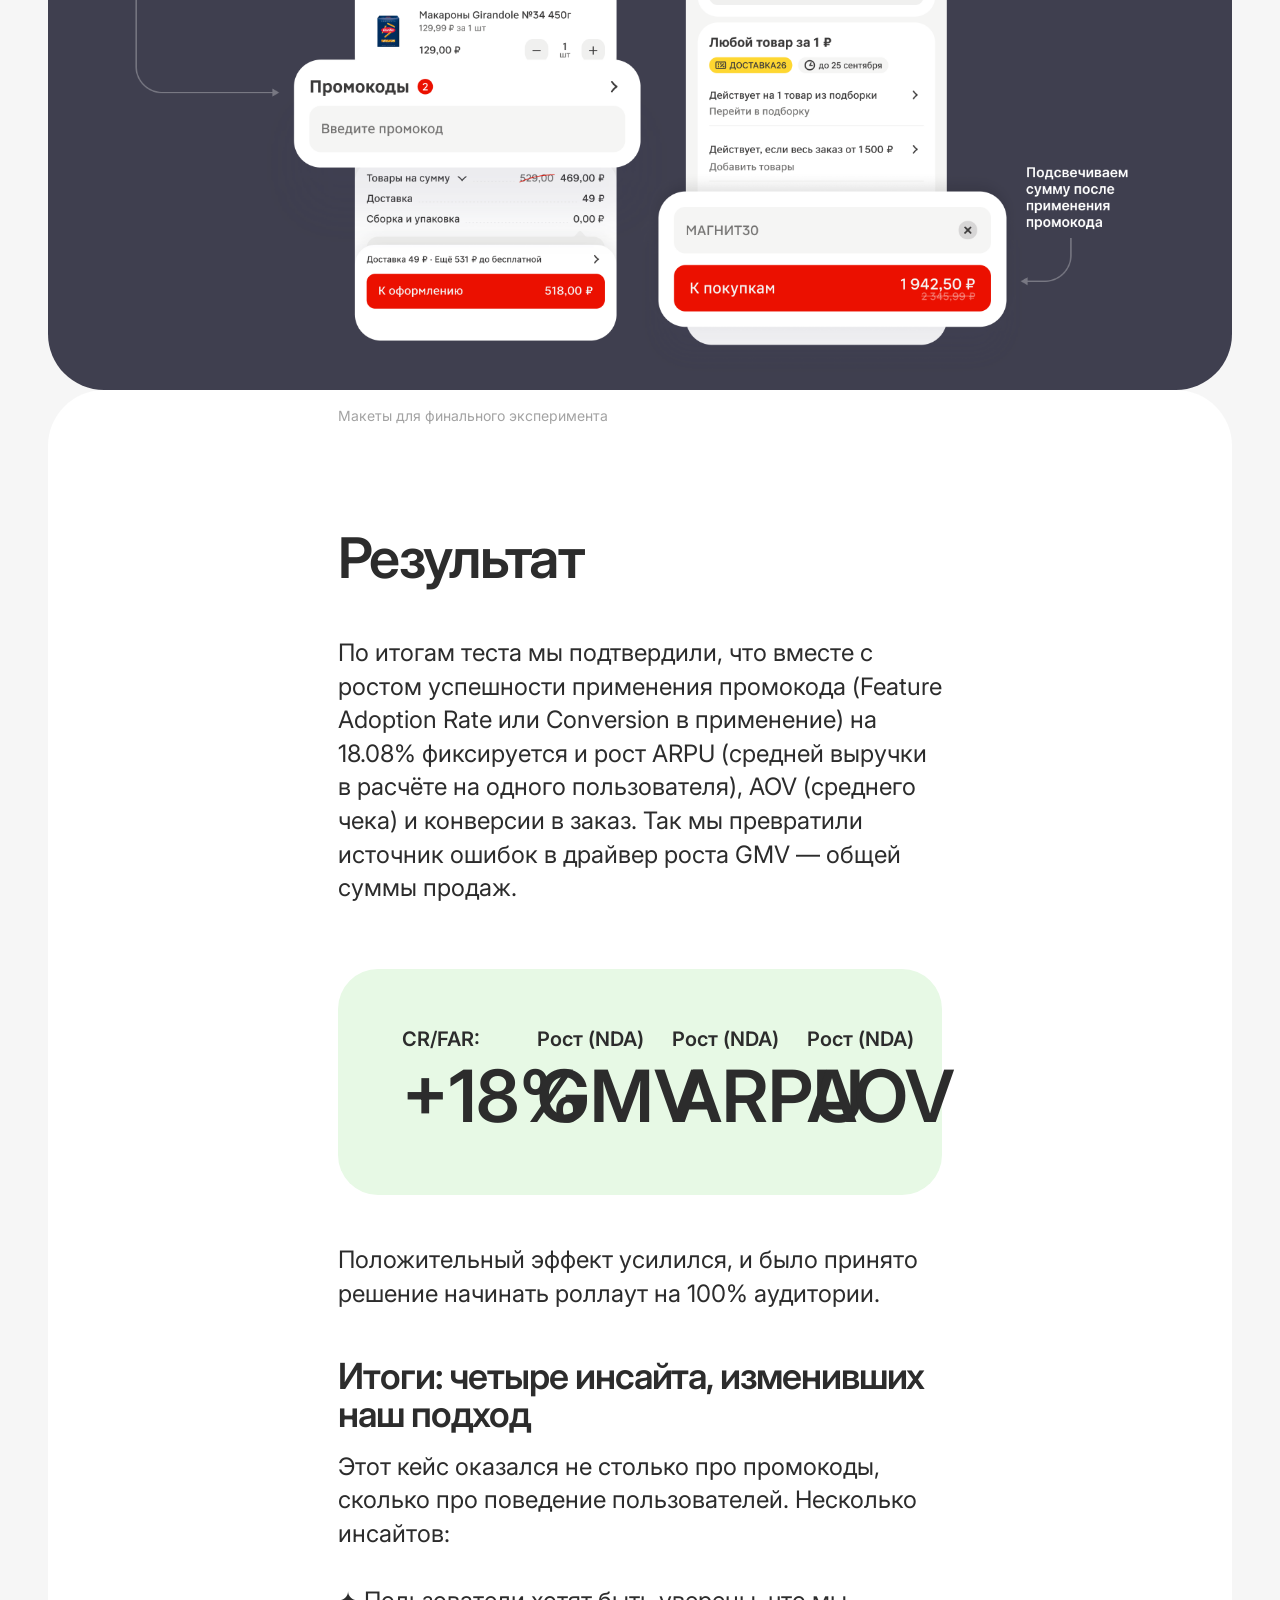
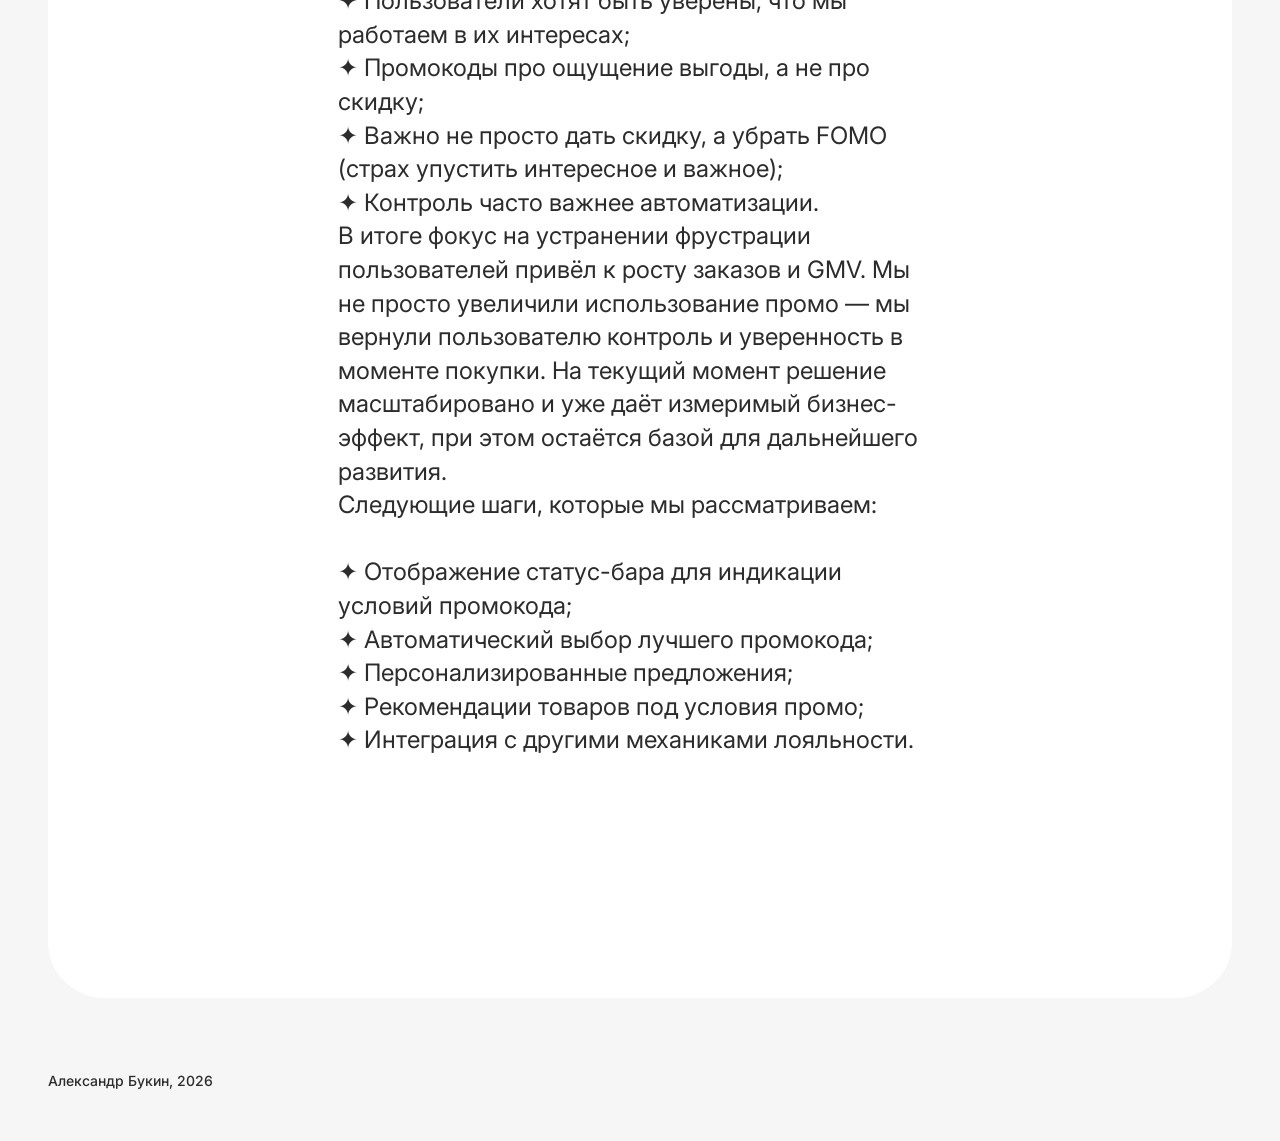
<file: cases/case2.html>
<!DOCTYPE html>
<html lang="ru">
<head>
  <meta charset="UTF-8">
  <meta name="viewport" content="width=device-width, initial-scale=1.0, viewport-fit=cover">
  <title>Промокоды: от ошибок к росту CR и GMV — Александр Букин</title>
  <link rel="icon" href="../favicon.svg" type="image/svg+xml">
  <link rel="icon" href="../favicon.png" type="image/png" sizes="16x16">
  <link rel="preconnect" href="https://fonts.googleapis.com">
  <link rel="preconnect" href="https://fonts.gstatic.com" crossorigin>
  <link href="https://fonts.googleapis.com/css2?family=Inter:wght@400;500;600&display=swap" rel="stylesheet">
  <link rel="stylesheet" href="../styles.css?v=36">
  <link rel="stylesheet" href="../case-page.css?v=38">
  <script data-goatcounter="https://aleksandesign.goatcounter.com/count"
          async src="//gc.zgo.at/count.js"></script>
</head>
<body class="case-page">
  <div class="page page--case">
    <nav class="case-nav" aria-label="Навигация по кейсу">
      <a class="nav-menu-header nav-pill" href="../index.html">На главную</a>
      <a class="nav-menu-next-case nav-pill" href="case3.html">Следующий кейс</a>
    </nav>
    <div class="section-content">
      <div class="text-header-block">
        <div class="text-header">
          <div class="block-hero">
            <div class="text-title">
              <h1>Промокоды: от ошибок к росту CR и GMV</h1>
            </div>
          </div>
        </div>
      </div>
      <div class="text-intro-block">
        <div class="text-gray">
          <div class="block-description">
            <div class="text-description">
              <p>Магнит — один из лидеров российского ритейла. По состоянию на 2021 год «Магнит» — третья по выручке частная компания России. Магнит работает более чем в 4000 населённых пунктов и ежедневно обслуживает свыше 18 млн покупателей.</p>
              <p>Магнит OMNI — IT-группа «Магнита», которая создаёт единый цифровой опыт для клиентов. Приложение «Магнит: акции и доставка» насчитывает 24 млн активных пользователей ежемесячно.</p>
            </div>
          </div>
        </div>
      </div>
      <div class="text-columns-block">
        <div class="text-columns">
          <div class="col-block">
            <div class="text-description">
              <p>Проект</p>
              <p>Магнит: Акции и доставка</p>
            </div>
          </div>
          <div class="col-block">
            <div class="text-description">
              <p>Роль</p>
              <p>Дизайн-лид (руководитель дизайн-группы)</p>
            </div>
          </div>
          <div class="col-block">
            <div class="text-description">
              <p>Скоуп</p>
              <p>Ресерч, дизайн-вижн, проектирование, тесты, ревью</p>
            </div>
          </div>
          <div class="col-block">
            <div class="text-description">
              <p>Результат</p>
              <p>CR/FAR: +18, GMV+, AOV+</p>
            </div>
          </div>
        </div>
      </div>
      <div class="img-big-block">
        <div class="img-big">
          <img src="../assets/cases/case2/case2-01.png" alt="" loading="lazy">
        </div>
      </div>
      <div class="text-emptyimg-block" aria-hidden="true">
        <div class="text-gray"></div>
      </div>
      <div class="text-head-block">
        <div class="text-head text-head--section">
          <p>Контекст</p>
        </div>
      </div>
      <div class="text-main-block">
        <div class="text-main">
          <p>Промокоды — классический инструмент роста в e-com. Они должны мотивировать пользователя завершить покупку. Но в нашем случае происходило обратное. Из 60% новых пользователей, использовавших промокоды, 65% сталкивались с ошибками при их применении. Промокод, который должен мотивировать к покупке, становился причиной отказа от неё в самом конце воронки — на этапе оформления заказа.</p>
          <p>На проблему с промокодами обращало внимание до 40% пользователей приложения. Вопросы по ошибкам промокодов были одними из наиболее высокочастотных среди заявок в контакт-центр.</p>
        </div>
      </div>
      <div class="text-head-block">
        <div class="text-head text-head--section">
          <p>Задача</p>
        </div>
      </div>
      <div class="text-main-block">
        <div class="text-main">
          <p>Повысить CR в применяемость промокодов.</p>
        </div>
      </div>
      <div class="text-head-block">
        <div class="text-head text-head--section">
          <p>Решение</p>
        </div>
      </div>
      <div class="text-main-block">
        <div class="text-main">
          <p>Проведя анализ ошибок и запросов пользователей, а также вместе отсмотрев продукты конкурентов, мы с продактом команды Денисом сформулировали принцип: пользователю нужно не просто избежать ошибки — ему нужно быть уверенным, что он выбрал лучший вариант. Перед тем как прийти к финальной идее, мы рассмотрели несколько подходов:<br><br>✦ Выделение точки входа;</p>
          <p>✦ Автоприменение лучшего промокода;<br>✦ Подсказки и валидация в поле ввода;<br>✦ Скрытие невалидных промокодов;<br>✦ Рекомендации подходящих промо.</p>
          <p>Основной рабочей гипотезой была выбрана «галерея промокодов» — место, где можно увидеть все доступные промокоды, ознакомиться с условиями их применения и выбрать подходящий промокод, не вводя его вручную в момент оформления заказа, на финале воронки. Гипотеза была выдвинута ещё нашими пользователями в опросах и мелькала среди инсайтов на опросах и юзабилити-тестах.</p>
        </div>
      </div>
      <div class="text-empty-100" aria-hidden="true"></div>
      <div class="img-big-block">
        <div class="img-big img-big--medium">
          <img src="../assets/cases/case2/case2-02.png" alt="" loading="lazy">
        </div>
      </div>
      <div class="text-gray-block text-gray-block--caption">
        <div class="text-gray">
          <div class="block-description">
            <div class="text-description">
              <p>Варианты дизайн-решений</p>
            </div>
          </div>
        </div>
      </div>
      <div class="text-main-block">
        <div class="text-main">
          <p>Я подготовил несколько направлений дизайн-решения в виде нескольких экранов концептов, из которых мы внутри команды выбрали наиболее релевантное и показали его смежным командам — платформы, корзины и каталога. В ходе обсуждений было согласовано MVP-решение с базовым функционалом для быстрой проверки на юзабилити-тесте:<br><br>✦ оставили одну ключевую точку входа — в корзине;<br>✦ отказались от рекомендаций товаров;<br>✦ не делали автоматический подбор лучшего промокод.</p>
          <p>Далее дизайнеру команды Марине я поставил задачу собрать галерею со всеми корнер-кейсами и состояниями и передать в разработку.</p>
        </div>
      </div>
      <div class="text-head-block">
        <div class="text-head text-head--sub">
          <p>A/B тест</p>
        </div>
      </div>
      <div class="text-main-block">
        <div class="text-main">
          <p>Когда макеты были разработаны и протестированы, мы раскатали A/B тест на небольшую группу пользователей в Краснодаре Чтобы понять, видят ли пользователи точку входа в галерею и каков CR в неё, мы с продактом решили запустить A/B-тест. Мы раскатили A/B тест на небольшую группу пользователей в Краснодаре на две недели.</p>
        </div>
      </div>
      <div class="img-small-block">
        <div class="img-small">
          <div class="img">
            <img src="../assets/cases/case2/case2-03.png" alt="" loading="lazy">
          </div>
        </div>
      </div>
      <div class="text-gray-block-mini text-gray-block--caption">
        <div class="text-gray">
          <div class="block-description">
            <div class="text-description">
              <p>Макеты для первого A/B-теста, позволяющие проверить CR в галерею</p>
            </div>
          </div>
        </div>
      </div>
      <div class="text-main-block">
        <div class="text-main">
          <p>Результат двухнедельного теста показал высокие результаты в тестовой группе относительно контрольной, что позволило сделать первые позитивные выводы о гипотезе.</p>
        </div>
      </div>
      <div class="text-head-block">
        <div class="text-head text-head--sub">
          <p>Юзабилити-тест</p>
        </div>
      </div>
      <div class="text-main-block">
        <div class="text-main">
          <p>Теперь нам требовалось получить данные об ошибках, с которыми встречаются пользователи внутри галереи. Для этого лучше всего подходил модерируемый юзабилити-тест. Марина, старший дизайнер команды, в соответствии с поставленной ей задачей доработала макеты, собрала прототип и вместе с командой исследователей провела модерируемые удалённые UX-тесты.</p>
          <p>Мы с продактом обсудили нашу задачу с исследователем, описали её и запустили серию юзабилити-тестов с десятью респондентами. Несколько наблюдений о поведении пользователей:<br><br>✦ пользователи по привычке пытались вводить промокод вручную;<br>✦ не всегда замечали ограничения (например, минимальную сумму);<br>✦ ожидали, что система сама подскажет лучший вариант.</p>
          <p>После тестов мы доработали сценарии и интерфейс — и пошли в A/B-эксперимент для проверки базовых гипотез:<br><br>— Если убрать ручной ввод и показать доступные промокоды, снизится количество ошибок;<br>— Если сделать точку входа более заметной, конверсия в поле ввода повысится;<br>— Если отобразить количество промокодов рядом с инпутом промокода, конверсия повысится.</p>
        </div>
      </div>
      <div class="text-empty-100" aria-hidden="true"></div>
      <div class="img-big-block">
        <div class="img-big">
          <img src="../assets/cases/case2/case2-04.png" alt="" loading="lazy">
        </div>
      </div>
      <div class="text-gray-block text-gray-block--caption">
        <div class="text-gray">
          <div class="block-description">
            <div class="text-description">
              <p>Макеты для A/B-теста. Слева контрольная группа (без галереи), справа тестовая</p>
            </div>
          </div>
        </div>
      </div>
      <div class="text-main-block">
        <div class="text-main">
          <p>Мы запустили эксперимент со следующими параметрами:<br><br>✦ 20% аудитории;<br>✦ формат «Магнит Экспресс»;<br>✦ iOS и Android;<br>✦ длительность — 7 дней.</p>
          <p>Результат: ошибки в контрольной группе при применении промокодов заметно снизились. При этом в части сценариев обнаружились проблемные зоны. Мы с Мариной доработали дизайн, чтобы сделать механику промокодов максимально предсказуемой для пользователя. После этого мы провели второй A/B-эксперимент, в котором проверили следующие гипотезы:<br><br>если отобразить информацию о текущей сумме скидки промокода, это повысит конверсию;<br>изменение иконки рядом с инпутом промокода повысит конверсию в галерею промокодов;<br>отображение условий промокода снизит количество отказов.</p>
        </div>
      </div>
      <div class="img-small-block">
        <div class="img-small">
          <div class="img">
            <img src="../assets/cases/case2/case2-05.png" alt="" loading="lazy">
          </div>
        </div>
      </div>
      <div class="text-gray-block-mini text-gray-block--caption">
        <div class="text-gray">
          <div class="block-description">
            <div class="text-description">
              <p>Макеты для второго A/B-теста. Слева контрольная группа (с текущей иконкой), справа тестовая с новой</p>
            </div>
          </div>
        </div>
      </div>
      <div class="text-main-block">
        <div class="text-main">
          <p>Все гипотезы подтвердились кроме одной: жёлтая иконка сработала почти на 40% хуже, чем красный круглый counter.</p>
        </div>
      </div>
      <div class="img-big-block">
        <div class="img-big">
          <img src="../assets/cases/case2/case2-06.png" alt="" loading="lazy">
        </div>
      </div>
      <div class="text-gray-block text-gray-block--caption">
        <div class="text-gray">
          <div class="block-description">
            <div class="text-description">
              <p>Макеты для финального эксперимента</p>
            </div>
          </div>
        </div>
      </div>
      <div class="text-head-block">
        <div class="text-head text-head--section">
          <p>Результат</p>
        </div>
      </div>
      <div class="text-main-block">
        <div class="text-main">
          <p>По итогам теста мы подтвердили, что вместе с ростом успешности применения промокода (Feature Adoption Rate или Conversion в применение) на 18.08% фиксируется и рост ARPU (средней выручки в расчёте на одного пользователя), AOV (среднего чека) и конверсии в заказ. Так мы превратили источник ошибок в драйвер роста GMV — общей суммы продаж.</p>
        </div>
      </div>
      <div class="text-metrics-block">
        <div class="text-columns">
          <div class="metrics-text">
            <div class="col-block">
              <div class="text-description">
                <p>CR/FAR:</p>
                <p>+18%</p>
              </div>
            </div>
            <div class="col-block">
              <div class="text-description">
                <p>Рост (NDA)</p>
                <p>GMV</p>
              </div>
            </div>
            <div class="col-block">
              <div class="text-description">
                <p>Рост (NDA)</p>
                <p>ARPU</p>
              </div>
            </div>
            <div class="col-block">
              <div class="text-description">
                <p>Рост (NDA)</p>
                <p>AOV</p>
              </div>
            </div>
          </div>
        </div>
      </div>
      <div class="text-main-block">
        <div class="text-main">
          <p>Положительный эффект усилился, и было принято решение начинать роллаут на 100% аудитории.</p>
        </div>
      </div>
      <div class="text-head-block">
        <div class="text-head text-head--sub">
          <p>Итоги: четыре инсайта, изменивших наш подход</p>
        </div>
      </div>
      <div class="text-main-block">
        <div class="text-main">
          <p>Этот кейс оказался не столько про промокоды, сколько про поведение пользователей. Несколько инсайтов:<br><br>✦ Пользователи хотят быть уверены, что мы работаем в их интересах;<br>✦ Промокоды про ощущение выгоды, а не про скидку;<br>✦ Важно не просто дать скидку, а убрать FOMO (страх упустить интересное и важное);<br>✦ Контроль часто важнее автоматизации.</p>
          <p>В итоге фокус на устранении фрустрации пользователей привёл к росту заказов и GMV. Мы не просто увеличили использование промо — мы вернули пользователю контроль и уверенность в моменте покупки. На текущий момент решение масштабировано и уже даёт измеримый бизнес-эффект, при этом остаётся базой для дальнейшего развития.</p>
          <p>Следующие шаги, которые мы рассматриваем:<br><br>✦ Отображение статус-бара для индикации условий промокода;<br>✦ Автоматический выбор лучшего промокода;<br>✦ Персонализированные предложения;<br>✦ Рекомендации товаров под условия промо;<br>✦ Интеграция с другими механиками лояльности.</p>
        </div>
      </div>
      <div class="content-text-footer">
        <div class="text-main" aria-hidden="true"></div>
      </div>
    </div>
    <footer class="text-footer">
      <p>Александр Букин, 2026</p>
    </footer>
  </div>
  <script src="../assets/js/lenis.min.js"></script>
  <script src="../smooth-scroll.js?v=1"></script>
  <script src="../custom-cursor.js?v=6"></script>
</body>
</html>
</file>
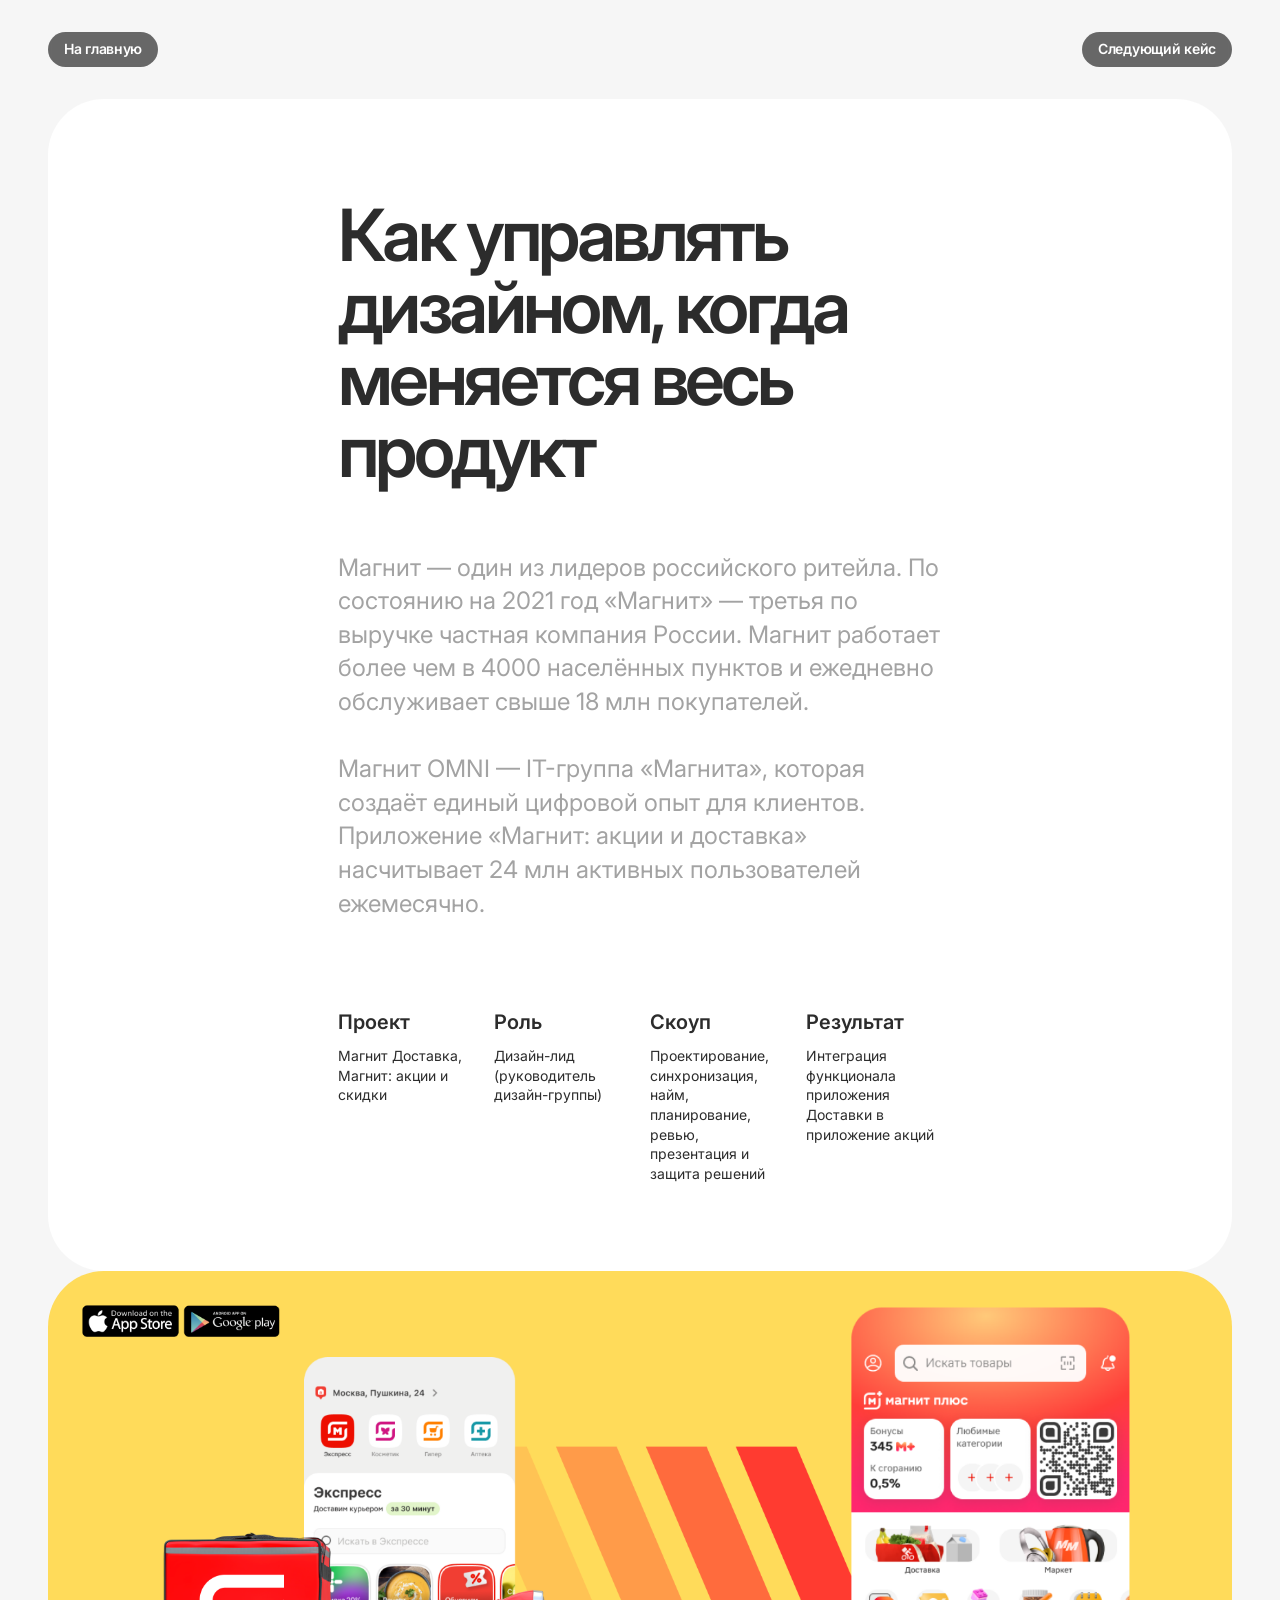
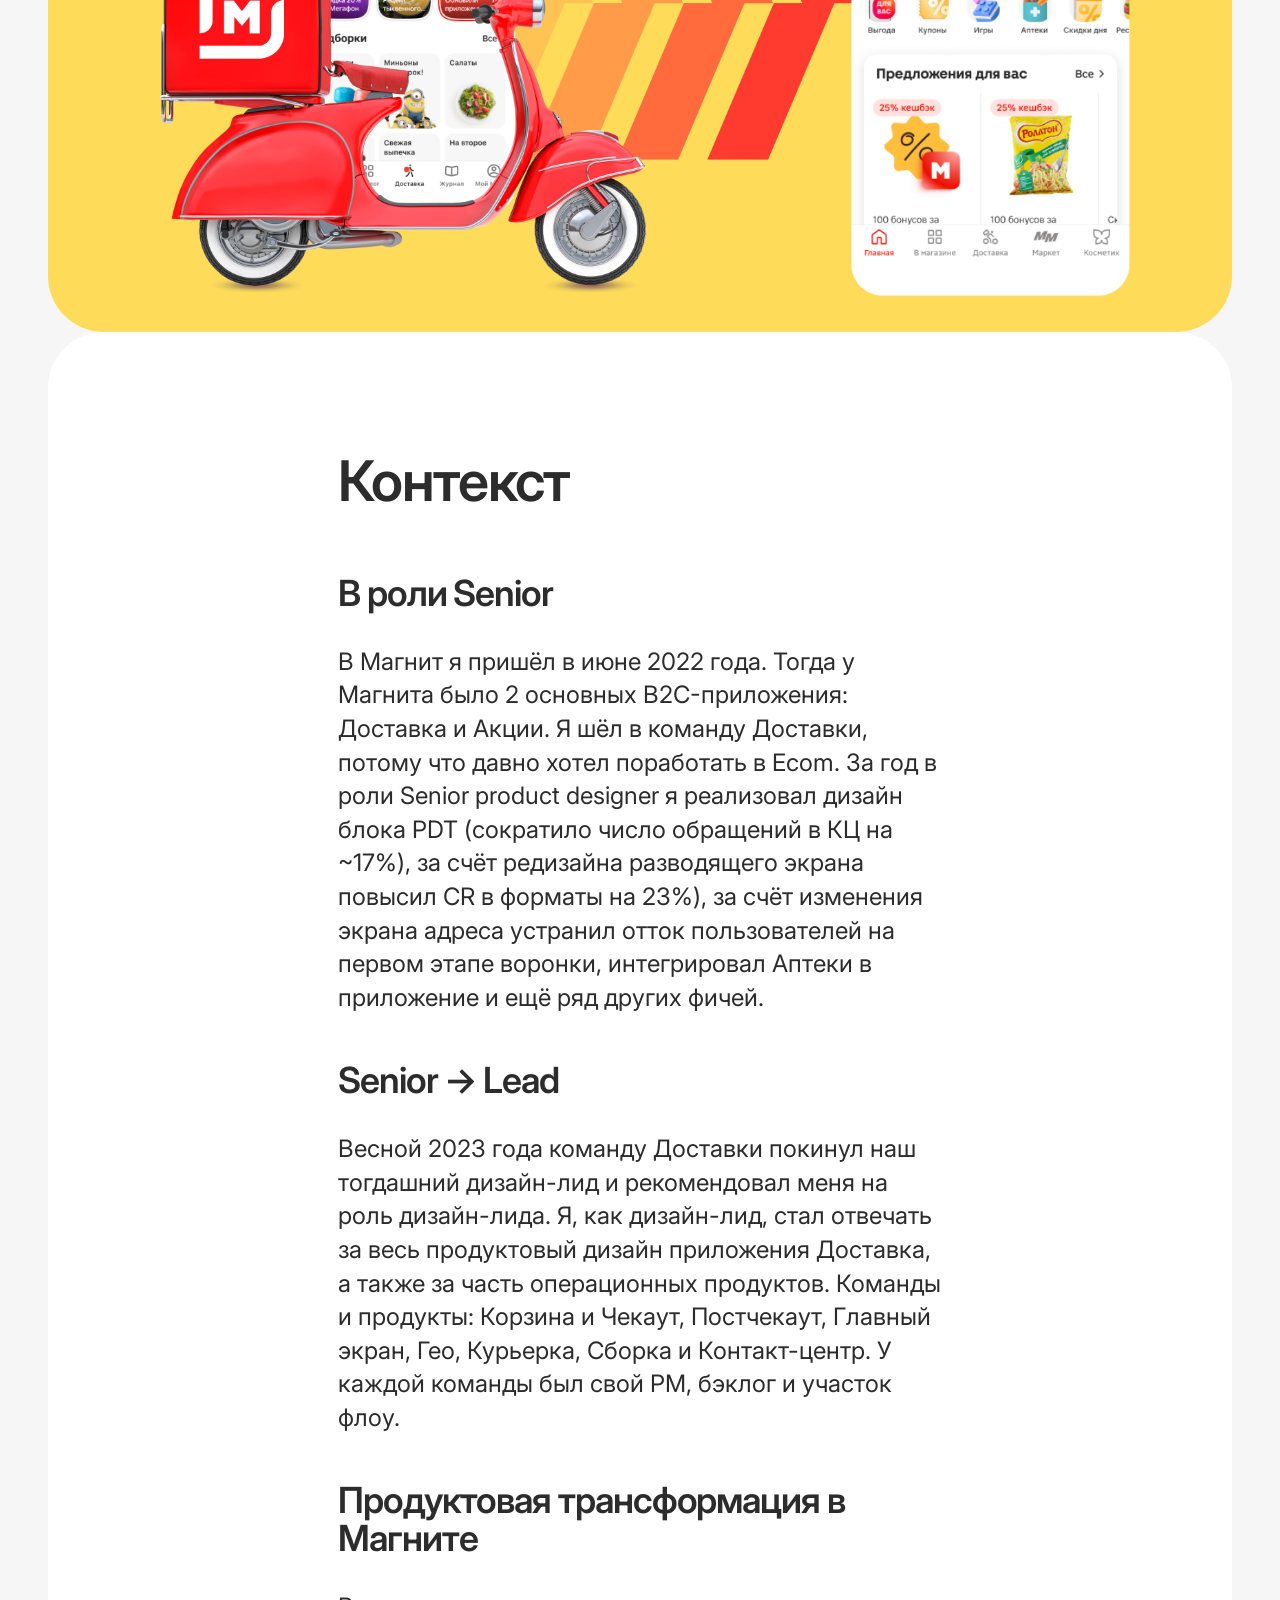
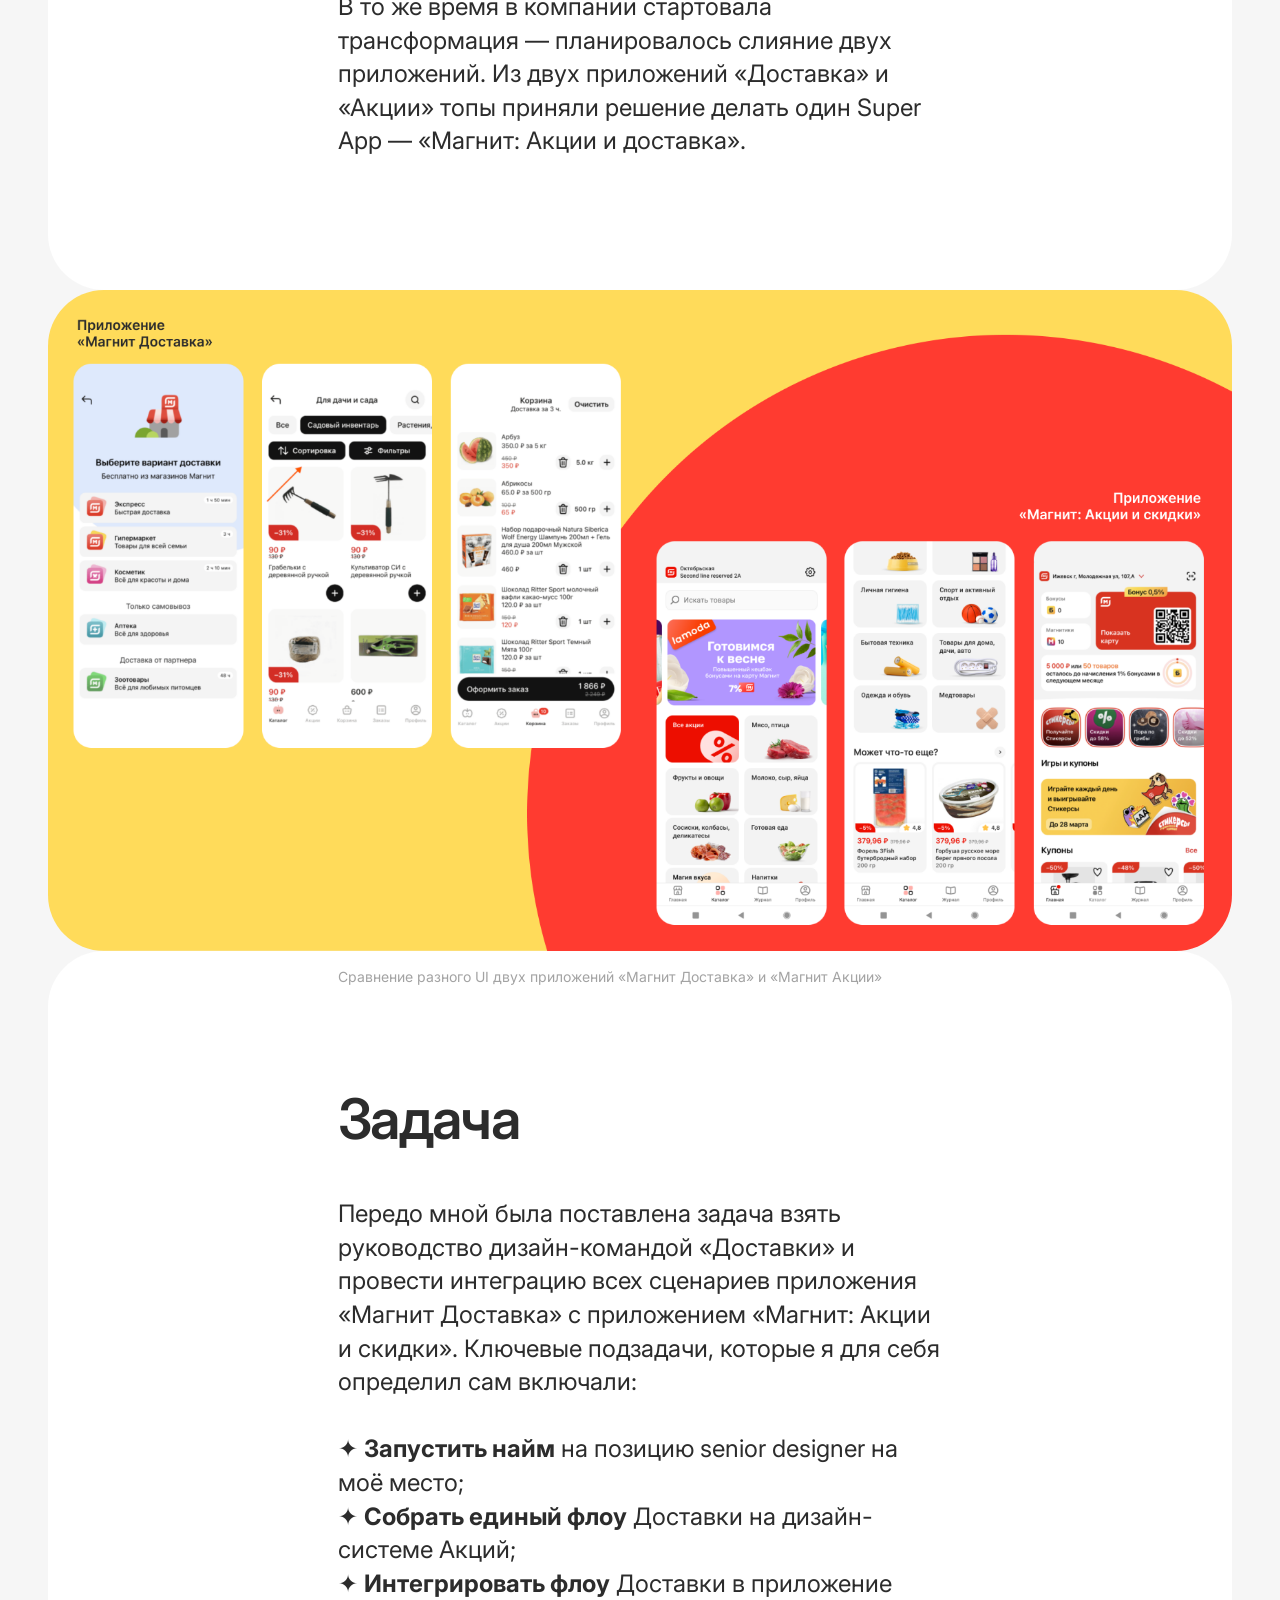
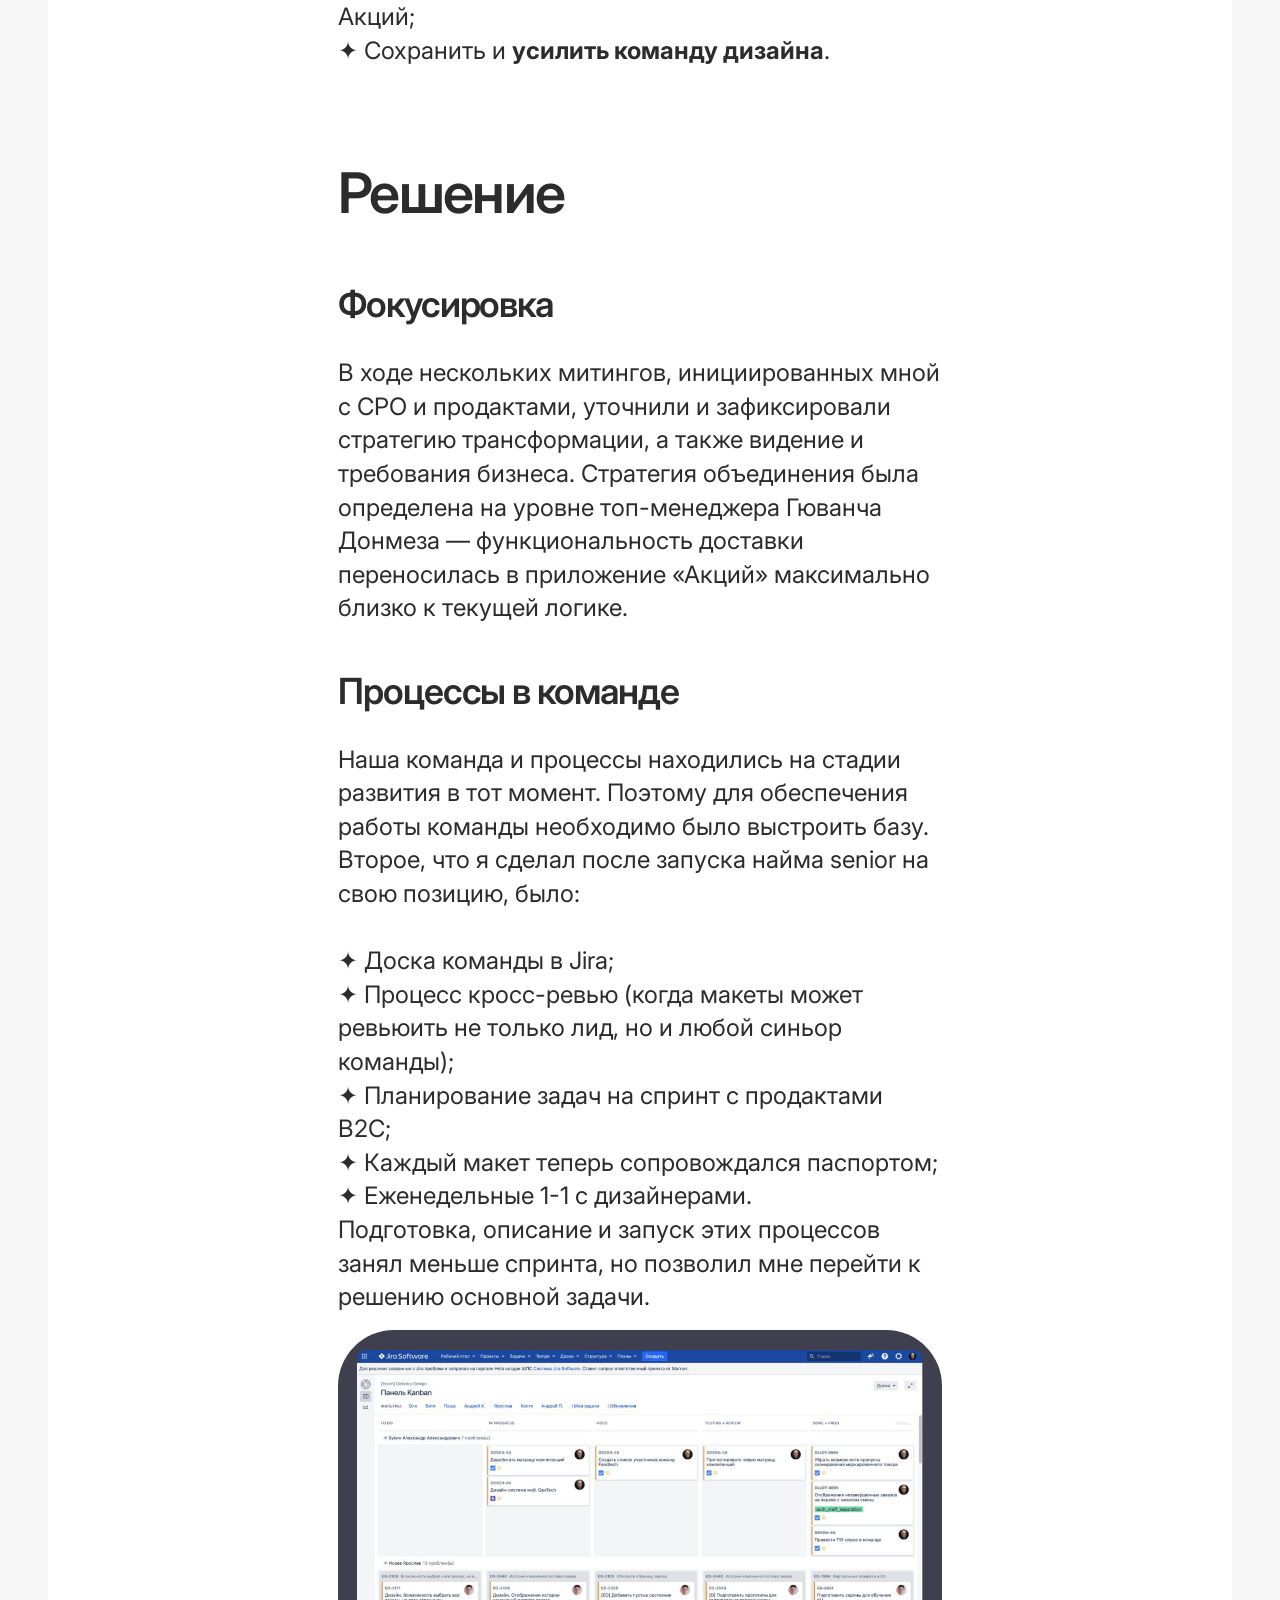
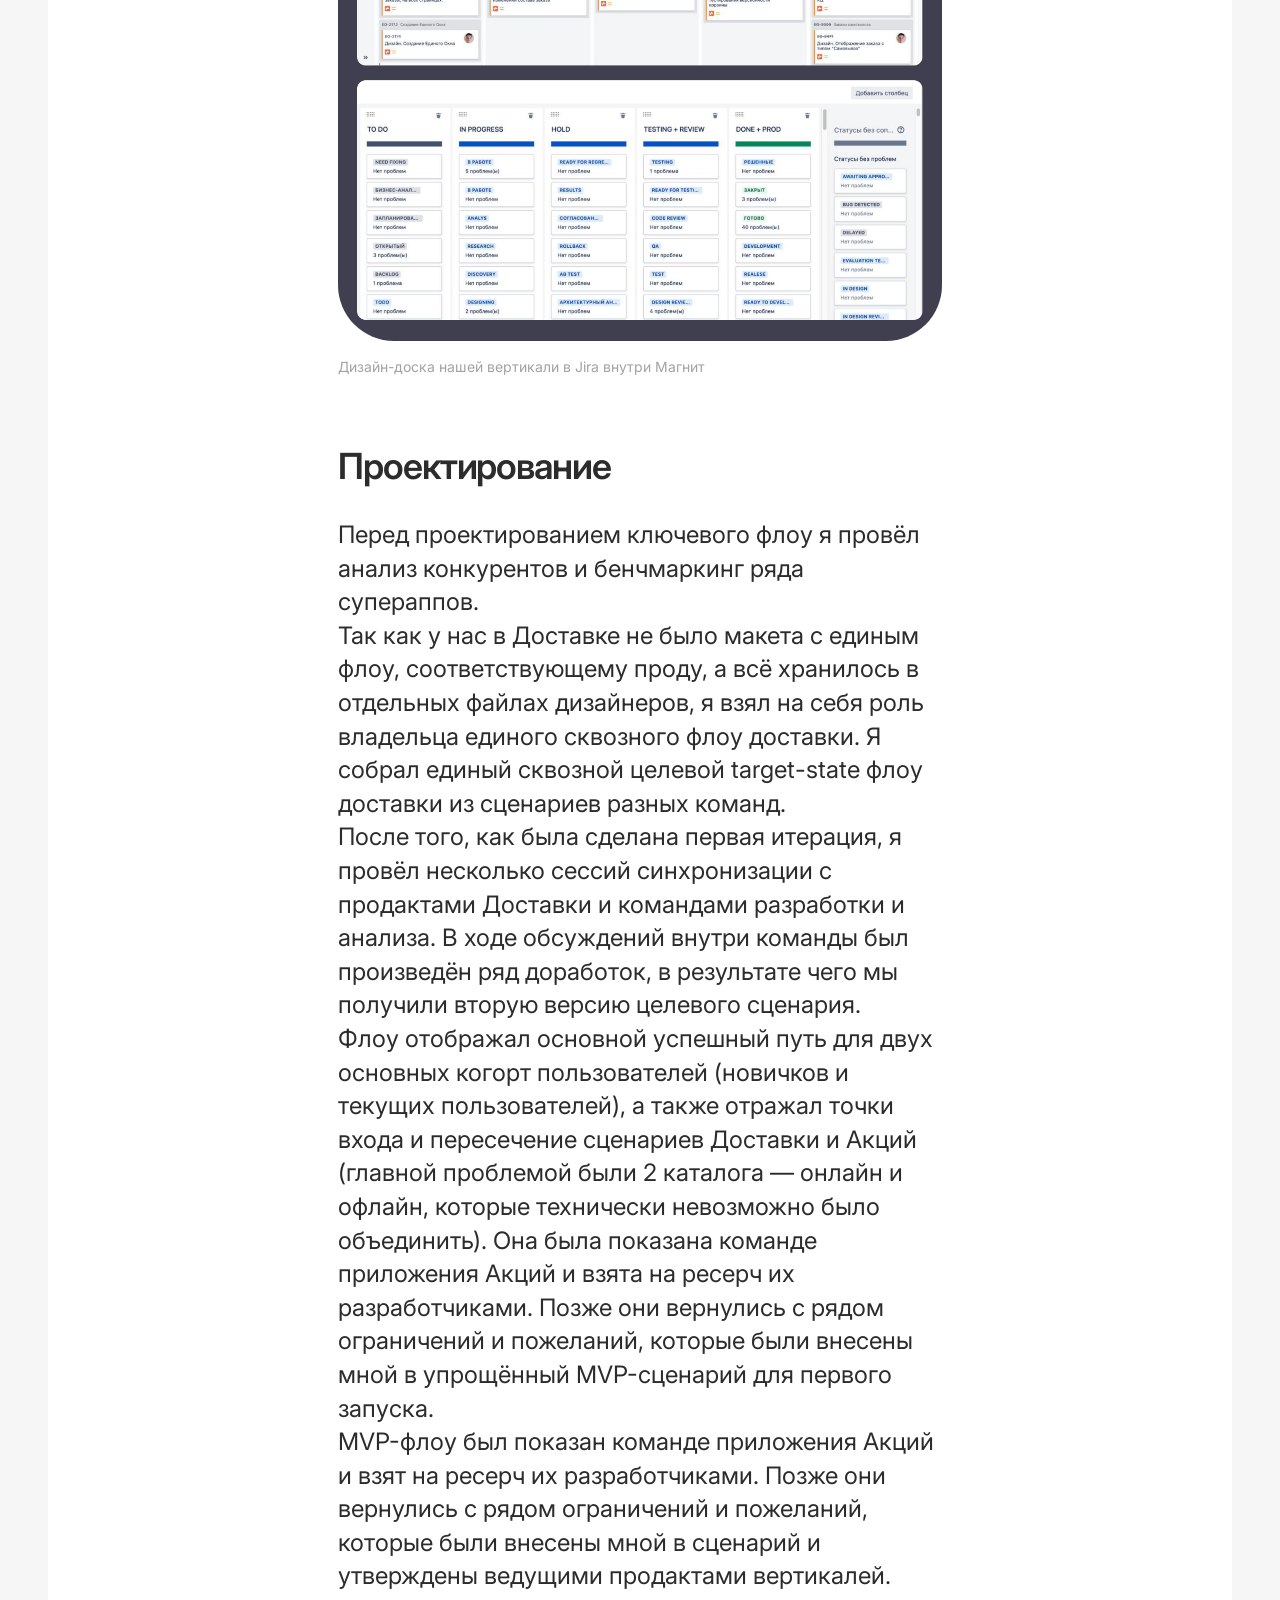
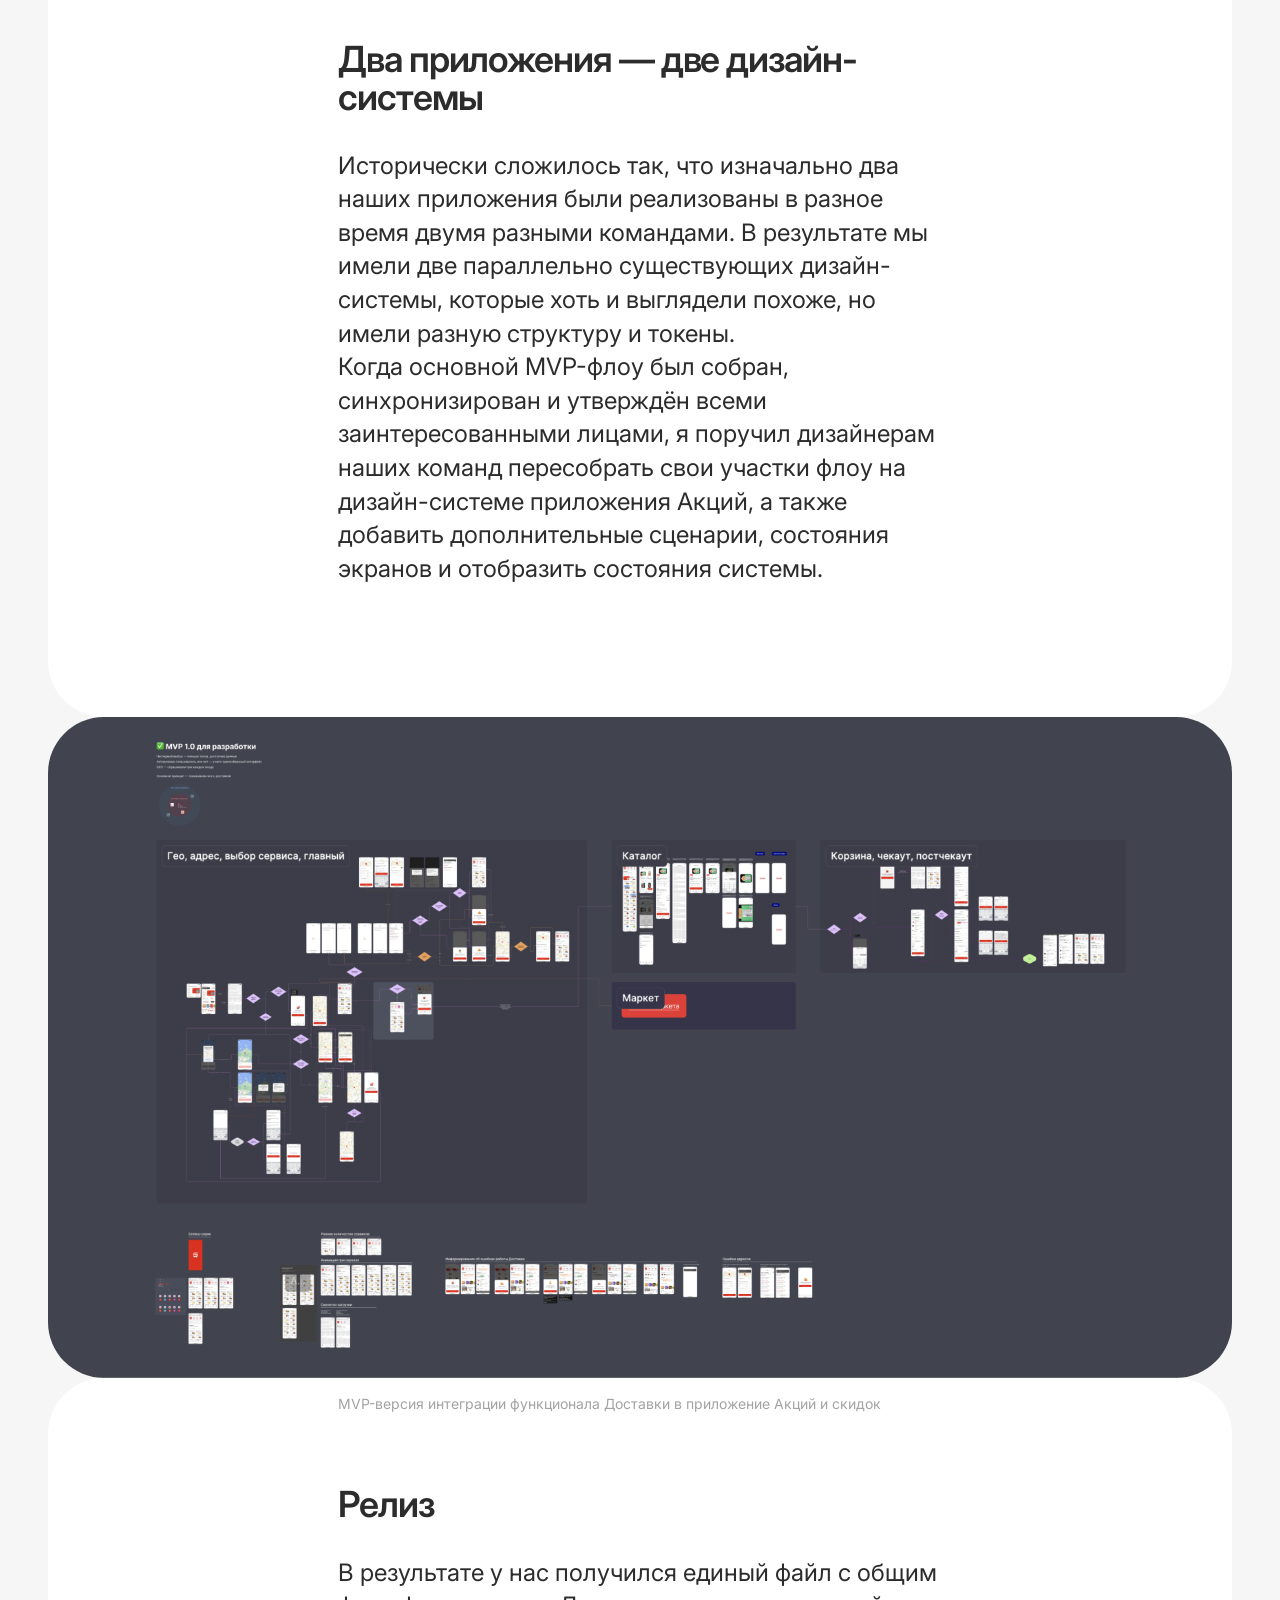
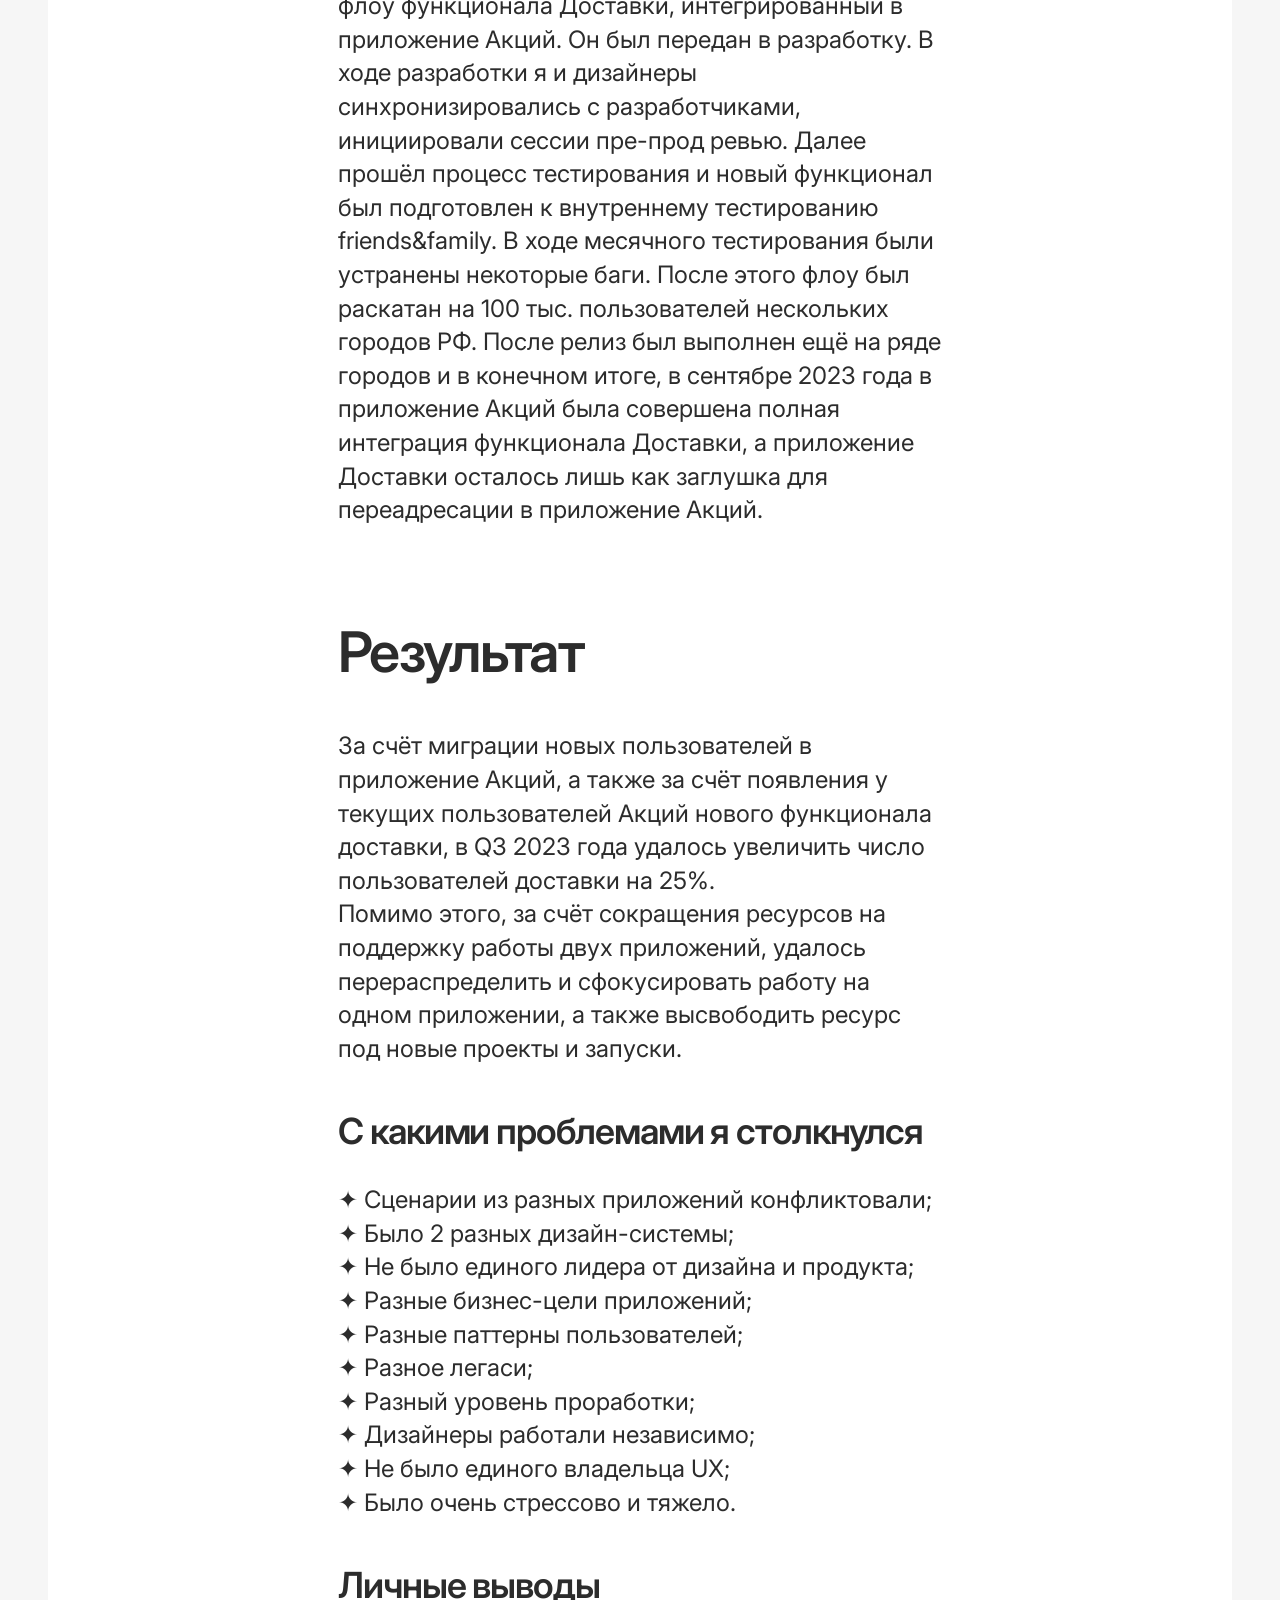
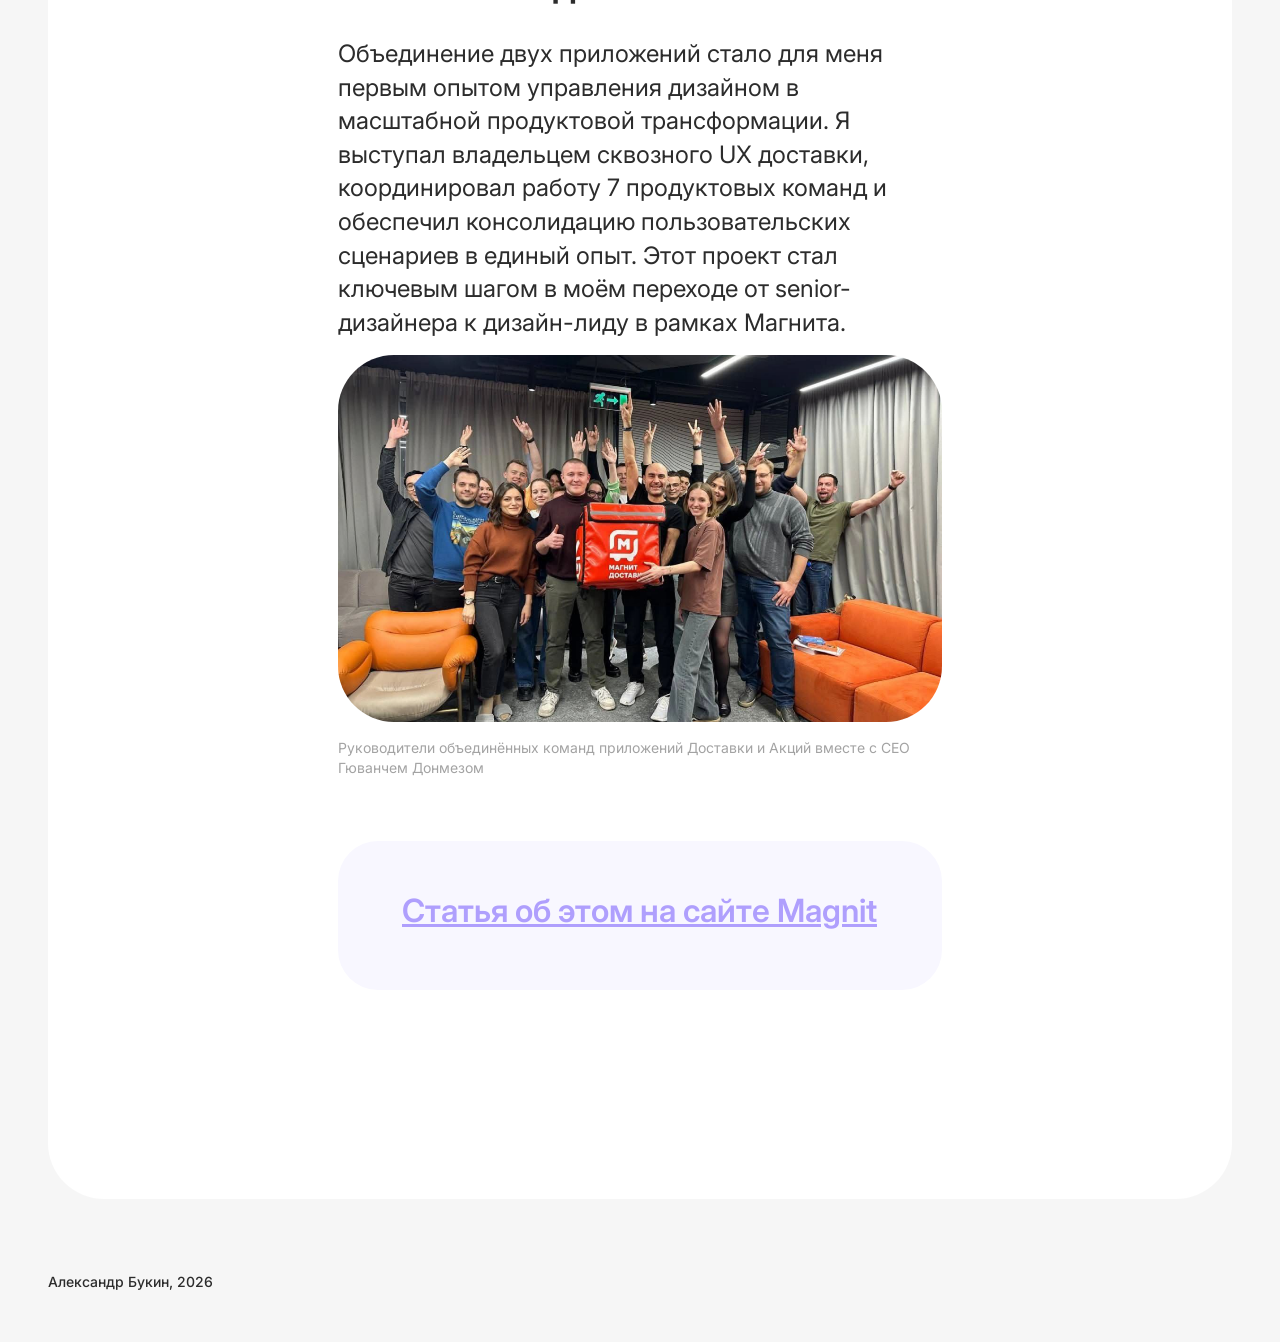
<file: cases/case3.html>
<!DOCTYPE html>
<html lang="ru">
<head>
  <meta charset="UTF-8">
  <meta name="viewport" content="width=device-width, initial-scale=1.0, viewport-fit=cover">
  <title>Как управлять дизайном, когда меняется весь продукт — Александр Букин</title>
  <link rel="icon" href="../favicon.svg" type="image/svg+xml">
  <link rel="icon" href="../favicon.png" type="image/png" sizes="16x16">
  <link rel="preconnect" href="https://fonts.googleapis.com">
  <link rel="preconnect" href="https://fonts.gstatic.com" crossorigin>
  <link href="https://fonts.googleapis.com/css2?family=Inter:wght@400;500;600&display=swap" rel="stylesheet">
  <link rel="stylesheet" href="../styles.css?v=36">
  <link rel="stylesheet" href="../case-page.css?v=38">
  <script data-goatcounter="https://aleksandesign.goatcounter.com/count"
          async src="//gc.zgo.at/count.js"></script>
</head>
<body class="case-page">
  <div class="page page--case">
    <nav class="case-nav" aria-label="Навигация по кейсу">
      <a class="nav-menu-header nav-pill" href="../index.html">На главную</a>
      <a class="nav-menu-next-case nav-pill" href="case4.html">Следующий кейс</a>
    </nav>
    <div class="section-content">
      <div class="text-header-block">
        <div class="text-header">
          <div class="block-hero">
            <div class="text-title">
              <h1>Как управлять дизайном, когда меняется весь продукт</h1>
            </div>
          </div>
        </div>
      </div>
      <div class="text-intro-block">
        <div class="text-gray">
          <div class="block-description">
            <div class="text-description">
              <p>Магнит — один из лидеров российского ритейла. По состоянию на 2021 год «Магнит» — третья по выручке частная компания России. Магнит работает более чем в 4000 населённых пунктов и ежедневно обслуживает свыше 18 млн покупателей.</p>
              <p>Магнит OMNI — IT-группа «Магнита», которая создаёт единый цифровой опыт для клиентов. Приложение «Магнит: акции и доставка» насчитывает 24 млн активных пользователей ежемесячно.</p>
            </div>
          </div>
        </div>
      </div>
      <div class="text-columns-block">
        <div class="text-columns">
          <div class="col-block">
            <div class="text-description">
              <p>Проект</p>
              <p>Магнит Доставка, Магнит: акции и скидки</p>
            </div>
          </div>
          <div class="col-block">
            <div class="text-description">
              <p>Роль</p>
              <p>Дизайн-лид (руководитель дизайн-группы)</p>
            </div>
          </div>
          <div class="col-block">
            <div class="text-description">
              <p>Скоуп</p>
              <p>Проектирование, синхронизация, найм, планирование, ревью, презентация и защита решений</p>
            </div>
          </div>
          <div class="col-block">
            <div class="text-description">
              <p>Результат</p>
              <p>Интеграция функционала приложения Доставки в приложение акций</p>
            </div>
          </div>
        </div>
      </div>
      <div class="img-big-block">
        <div class="img-big">
          <img src="../assets/cases/case3/case3-01.png" alt="" loading="lazy">
        </div>
      </div>
      <div class="text-emptyimg-block" aria-hidden="true">
        <div class="text-gray"></div>
      </div>
      <div class="text-head-block">
        <div class="text-head text-head--section">
          <p>Контекст</p>
        </div>
      </div>
      <div class="text-card">
        <div class="text-card__body">
          <div class="text-head text-head--sub">
              <p>В роли Senior</p>
            </div>
          <div class="text-main">
            <p>В Магнит я пришёл в июне 2022 года. Тогда у Магнита было 2 основных B2C-приложения: Доставка и Акции. Я шёл в команду Доставки, потому что давно хотел поработать в Ecom. За год в роли Senior product designer я реализовал дизайн блока PDT (сократило число обращений в КЦ на ~17%), за счёт редизайна разводящего экрана повысил CR в форматы на 23%), за счёт изменения экрана адреса устранил отток пользователей на первом этапе воронки, интегрировал Аптеки в приложение и ещё ряд других фичей.</p>
          </div>
          <div class="text-head text-head--sub">
              <p>Senior → Lead</p>
            </div>
          <div class="text-main">
            <p>Весной 2023 года команду Доставки покинул наш тогдашний дизайн-лид и рекомендовал меня на роль дизайн-лида. Я, как дизайн-лид, стал отвечать за весь продуктовый дизайн приложения Доставка, а также за часть операционных продуктов. Команды и продукты: Корзина и Чекаут, Постчекаут, Главный экран, Гео, Курьерка, Сборка и Контакт-центр. У каждой команды был свой PM, бэклог и участок флоу.</p>
          </div>
          <div class="text-head text-head--sub">
              <p>Продуктовая трансформация в Магните</p>
            </div>
          <div class="text-main">
            <p>В то же время в компании стартовала трансформация — планировалось слияние двух приложений. Из двух приложений «Доставка» и «Акции» топы приняли решение делать один Super App — «Магнит: Акции и доставка».</p>
          </div>
        </div>
      </div>
      <div class="text-empty-100" aria-hidden="true"></div>
      <div class="img-big-block">
        <div class="img-big">
          <img src="../assets/cases/case3/case3-02.png" alt="" loading="lazy">
        </div>
      </div>
      <div class="text-gray-block text-gray-block--caption">
        <div class="text-gray">
          <div class="block-description">
            <div class="text-description">
              <p>Сравнение разного UI двух приложений «Магнит Доставка» и «Магнит Акции»</p>
            </div>
          </div>
        </div>
      </div>
      <div class="text-head-block">
        <div class="text-head text-head--section">
          <p>Задача</p>
        </div>
      </div>
      <div class="text-main-block">
        <div class="text-main">
          <p>Передо мной была поставлена задача взять руководство дизайн-командой «Доставки» и провести интеграцию всех сценариев приложения «Магнит Доставка» с приложением «Магнит: Акции и скидки». Ключевые подзадачи, которые я для себя определил сам включали:<br><br>✦ <strong>Запустить найм</strong> на позицию senior designer на моё место;</p>
          <p>✦ <strong>Собрать единый флоу</strong> Доставки на дизайн-системе Акций;<br>✦ <strong>Интегрировать флоу</strong> Доставки в приложение Акций;<br>✦ Сохранить и <strong>усилить команду дизайна</strong>.</p>
        </div>
      </div>
      <div class="text-head-block">
        <div class="text-head text-head--section">
          <p>Решение</p>
        </div>
      </div>
      <div class="text-card">
        <div class="text-card__body">
          <div class="text-head text-head--sub">
              <p>Фокусировка</p>
            </div>
          <div class="text-main">
            <p>В ходе нескольких митингов, инициированных мной с CPO и продактами, уточнили и зафиксировали стратегию трансформации, а также видение и требования бизнеса. Стратегия объединения была определена на уровне топ-менеджера Гюванча Донмеза — функциональность доставки переносилась в приложение «Акций» максимально близко к текущей логике.</p>
          </div>
          <div class="text-head text-head--sub">
              <p>Процессы в команде</p>
            </div>
          <div class="text-main">
            <p>Наша команда и процессы находились на стадии развития в тот момент. Поэтому для обеспечения работы команды необходимо было выстроить базу. Второе, что я сделал после запуска найма senior на свою позицию, было:<br><br>✦ Доска команды в Jira;</p>
            <p>✦ Процесс кросс-ревью (когда макеты может ревьюить не только лид, но и любой синьор команды);<br>✦ Планирование задач на спринт с продактами B2C;<br>✦ Каждый макет теперь сопровождался паспортом;<br>✦ Еженедельные 1-1 с дизайнерами.</p>
            <p>Подготовка, описание и запуск этих процессов занял меньше спринта, но позволил мне перейти к решению основной задачи.</p>
          </div>
        </div>
      </div>
      <div class="img-small-block">
        <div class="img-small">
          <div class="img">
            <img src="../assets/cases/case3/case3-04.png" alt="" loading="lazy">
          </div>
        </div>
      </div>
      <div class="text-gray-block-mini text-gray-block--caption">
        <div class="text-gray">
          <div class="block-description">
            <div class="text-description">
              <p>Дизайн-доска нашей вертикали в Jira внутри Магнит</p>
            </div>
          </div>
        </div>
      </div>
      <div class="text-card">
        <div class="text-card__body">
          <div class="text-head text-head--sub">
              <p>Проектирование</p>
            </div>
          <div class="text-main">
            <p>Перед проектированием ключевого флоу я провёл анализ конкурентов и бенчмаркинг ряда супераппов.</p>
            <p>Так как у нас в Доставке не было макета с единым флоу, соответствующему проду, а всё хранилось в отдельных файлах дизайнеров, я взял на себя роль владельца единого сквозного флоу доставки. Я собрал единый сквозной целевой target-state флоу доставки из сценариев разных команд.</p>
            <p>После того, как была сделана первая итерация, я провёл несколько сессий синхронизации с продактами Доставки и командами разработки и анализа. В ходе обсуждений внутри команды был произведён ряд доработок, в результате чего мы получили вторую версию целевого сценария.</p>
            <p>Флоу отображал основной успешный путь для двух основных когорт пользователей (новичков и текущих пользователей), а также отражал точки входа и пересечение сценариев Доставки и Акций (главной проблемой были 2 каталога — онлайн и офлайн, которые технически невозможно было объединить). Она была показана команде приложения Акций и взята на ресерч их разработчиками. Позже они вернулись с рядом ограничений и пожеланий, которые были внесены мной в упрощённый MVP-сценарий для первого запуска.</p>
            <p>MVP-флоу был показан команде приложения Акций и взят на ресерч их разработчиками. Позже они вернулись с рядом ограничений и пожеланий, которые были внесены мной в сценарий и утверждены ведущими продактами вертикалей.</p>
          </div>
          <div class="text-head text-head--sub">
              <p>Два приложения — две дизайн-системы</p>
            </div>
          <div class="text-main">
            <p>Исторически сложилось так, что изначально два наших приложения были реализованы в разное время двумя разными командами. В результате мы имели две параллельно существующих дизайн-системы, которые хоть и выглядели похоже, но имели разную структуру и токены.</p>
            <p>Когда основной MVP-флоу был собран, синхронизирован и утверждён всеми заинтересованными лицами, я поручил дизайнерам наших команд пересобрать свои участки флоу на дизайн-системе приложения Акций, а также добавить дополнительные сценарии, состояния экранов и отобразить состояния системы.</p>
          </div>
        </div>
      </div>
      <div class="text-empty-100" aria-hidden="true"></div>
      <div class="img-big-block">
        <div class="img-big">
          <img src="../assets/cases/case3/case3-03.png" alt="" loading="lazy">
        </div>
      </div>
      <div class="text-gray-block text-gray-block--caption">
        <div class="text-gray">
          <div class="block-description">
            <div class="text-description">
              <p>MVP-версия интеграции функционала Доставки в приложение Акций и скидок</p>
            </div>
          </div>
        </div>
      </div>
      <div class="text-card">
        <div class="text-card__body">
          <div class="text-head text-head--sub">
              <p>Релиз</p>
            </div>
          <div class="text-main">
            <p>В результате у нас получился единый файл с общим флоу функционала Доставки, интегрированный в приложение Акций. Он был передан в разработку. В ходе разработки я и дизайнеры синхронизировались с разработчиками, инициировали сессии пре-прод ревью. Далее прошёл процесс тестирования и новый функционал был подготовлен к внутреннему тестированию friends&amp;family. В ходе месячного тестирования были устранены некоторые баги. После этого флоу был раскатан на 100 тыс. пользователей нескольких городов РФ. После релиз был выполнен ещё на ряде городов и в конечном итоге, в сентябре 2023 года в приложение Акций была совершена полная интеграция функционала Доставки, а приложение Доставки осталось лишь как заглушка для переадресации в приложение Акций.</p>
          </div>
        </div>
      </div>
      <div class="text-head-block">
        <div class="text-head text-head--section">
          <p>Результат</p>
        </div>
      </div>
      <div class="text-card">
        <div class="text-card__body">
          <div class="text-main">
            <p>За счёт миграции новых пользователей в приложение Акций, а также за счёт появления у текущих пользователей Акций нового функционала доставки, в Q3 2023 года удалось увеличить число пользователей доставки на 25%.</p>
            <p>Помимо этого, за счёт сокращения ресурсов на поддержку работы двух приложений, удалось перераспределить и сфокусировать работу на одном приложении, а также высвободить ресурс под новые проекты и запуски.</p>
          </div>
          <div class="text-head text-head--sub">
              <p>С какими проблемами я столкнулся</p>
            </div>
          <div class="text-main">
            <p>✦ Сценарии из разных приложений конфликтовали;<br>✦ Было 2 разных дизайн-системы;<br>✦ Не было единого лидера от дизайна и продукта;</p>
            <p>✦ Разные бизнес-цели приложений;<br>✦ Разные паттерны пользователей;<br>✦ Разное легаси;<br>✦ Разный уровень проработки;</p>
            <p>✦ Дизайнеры работали независимо;</p>
            <p>✦ Не было единого владельца UX;<br>✦ Было очень стрессово и тяжело.</p>
          </div>
          <div class="text-head text-head--sub">
              <p>Личные выводы</p>
            </div>
          <div class="text-main">
            <p>Объединение двух приложений стало для меня первым опытом управления дизайном в масштабной продуктовой трансформации. Я выступал владельцем сквозного UX доставки, координировал работу 7 продуктовых команд и обеспечил консолидацию пользовательских сценариев в единый опыт. Этот проект стал ключевым шагом в моём переходе от senior-дизайнера к дизайн-лиду в рамках Магнита.</p>
          </div>
        </div>
      </div>
      <div class="img-small-block">
        <div class="img-small">
          <div class="img">
            <img src="../assets/cases/case3/case3-05.png" alt="" loading="lazy">
          </div>
        </div>
      </div>
      <div class="text-gray-block-mini text-gray-block--caption">
        <div class="text-gray">
          <div class="block-description">
            <div class="text-description">
              <p>Руководители объединённых команд приложений Доставки и Акций вместе с СЕО Гюванчем Донмезом</p>
            </div>
          </div>
        </div>
      </div>
      <div class="text-linked-block">
        <div class="link-text">
          <div class="linked-text">
            <div class="text-description">
              <a href="https://www.magnit.com/ru/media/press-releases/magnit-integriruet-servis-magnit-dostavka-v-svoe-osnovnoe-mobilnoe-prilozhenie/" target="_blank" rel="noopener">Статья об этом на cайте Magnit</a>
            </div>
          </div>
        </div>
      </div>
      <div class="content-text-footer">
        <div class="text-main" aria-hidden="true"></div>
      </div>
    </div>
    <footer class="text-footer">
      <p>Александр Букин, 2026</p>
    </footer>
  </div>
  <script src="../assets/js/lenis.min.js"></script>
  <script src="../smooth-scroll.js?v=1"></script>
  <script src="../custom-cursor.js?v=6"></script>
</body>
</html>
</file>
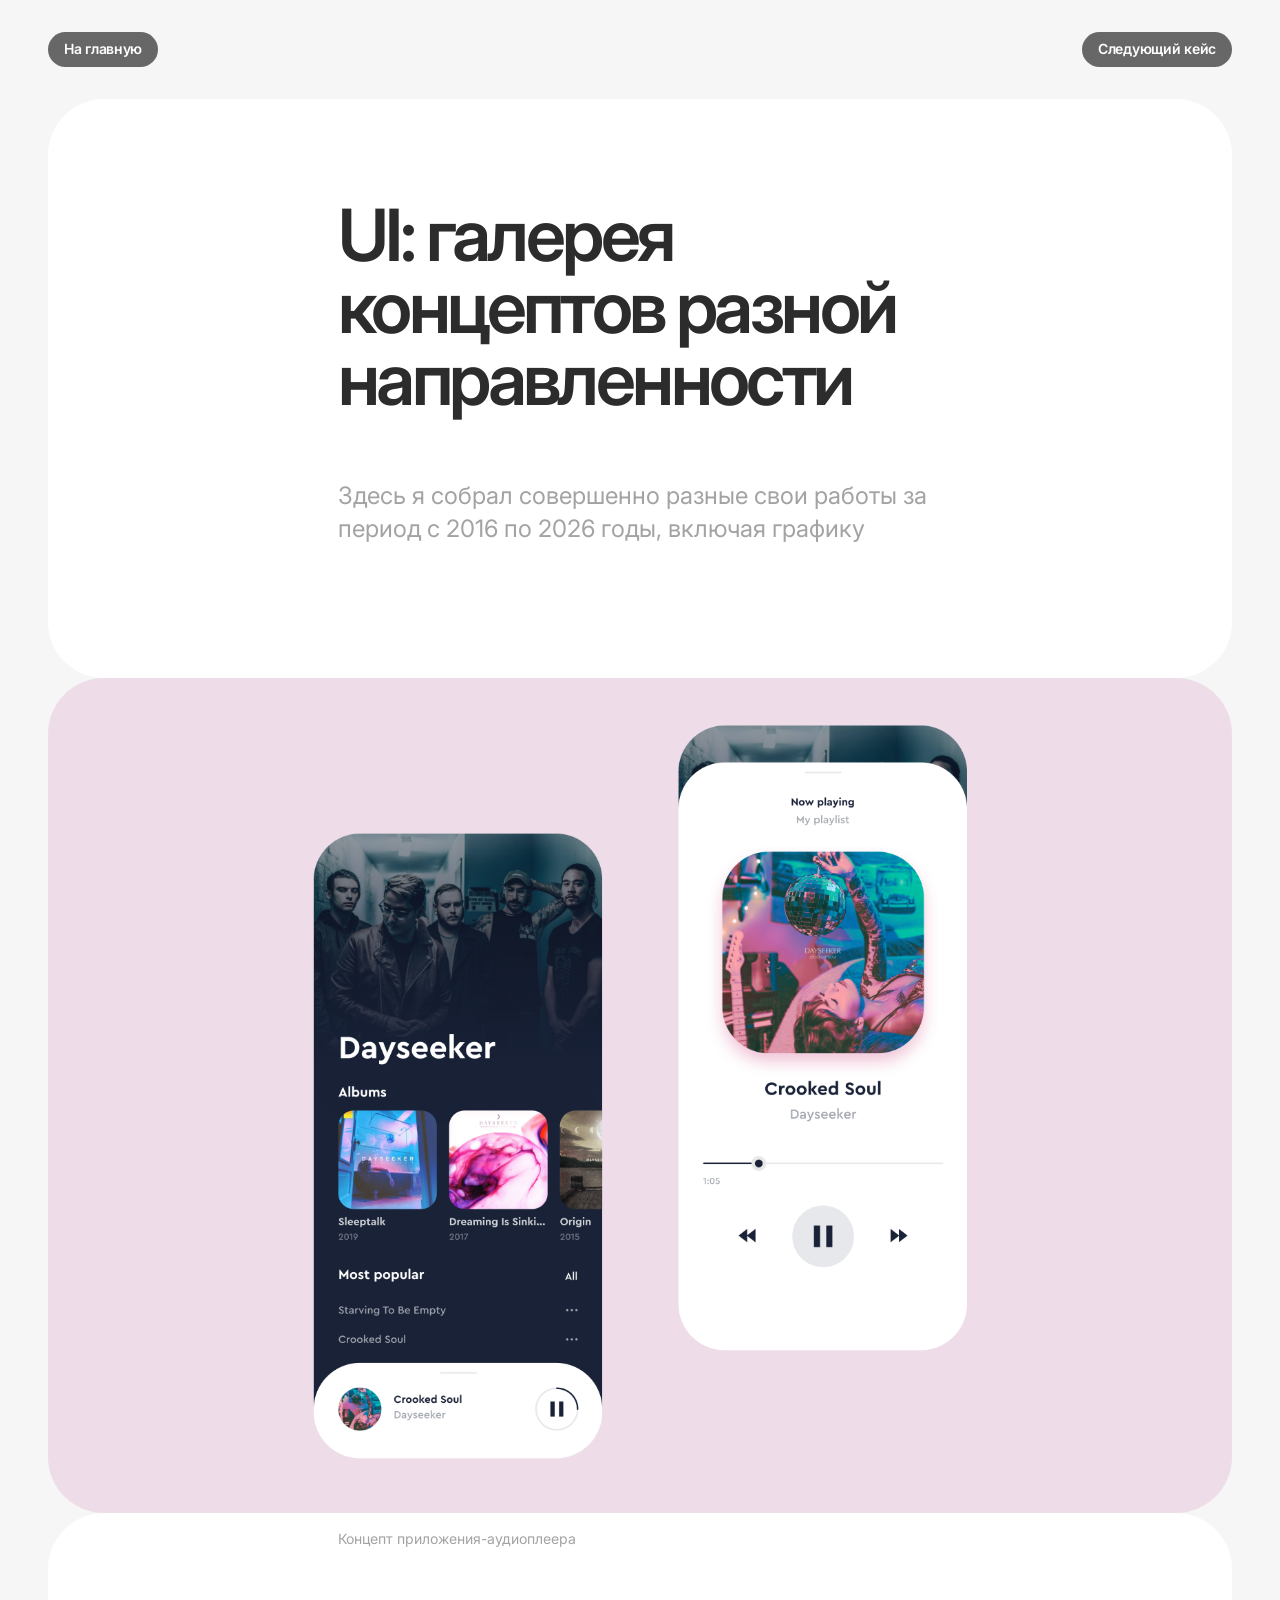
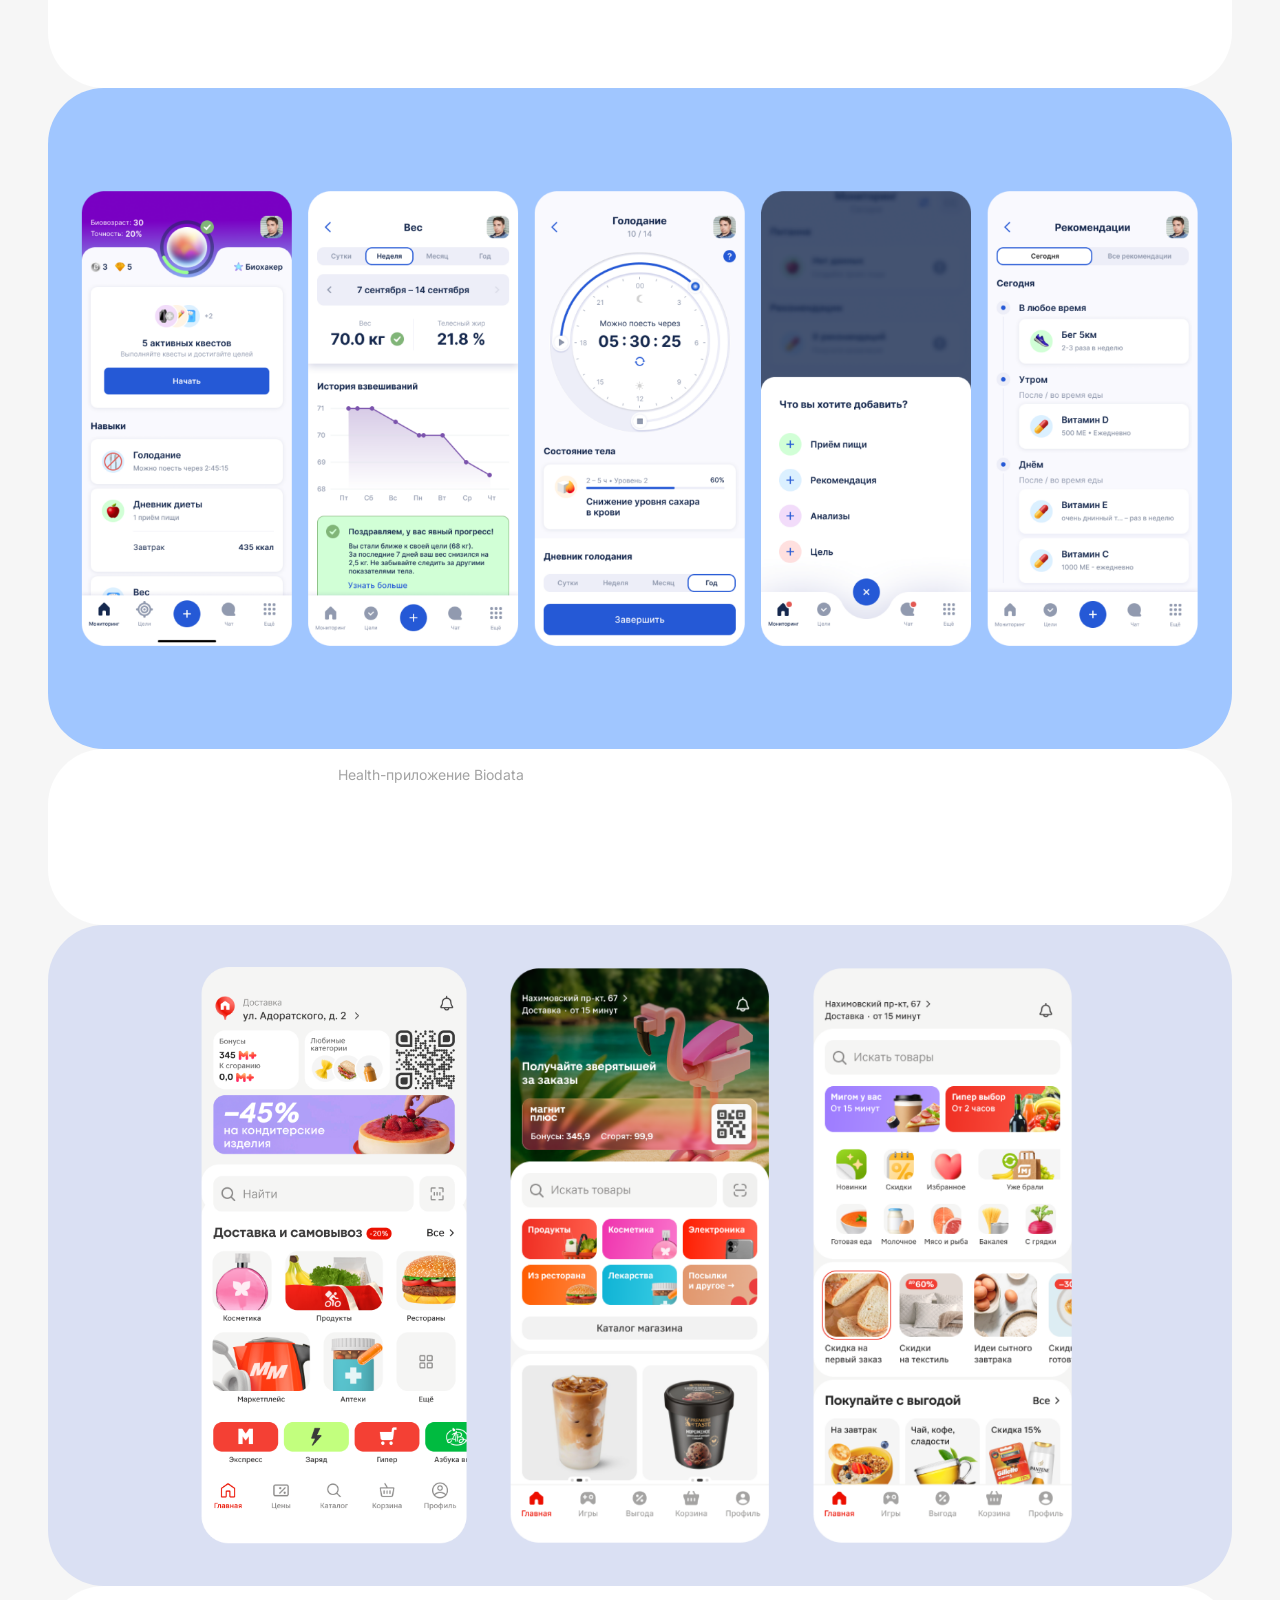
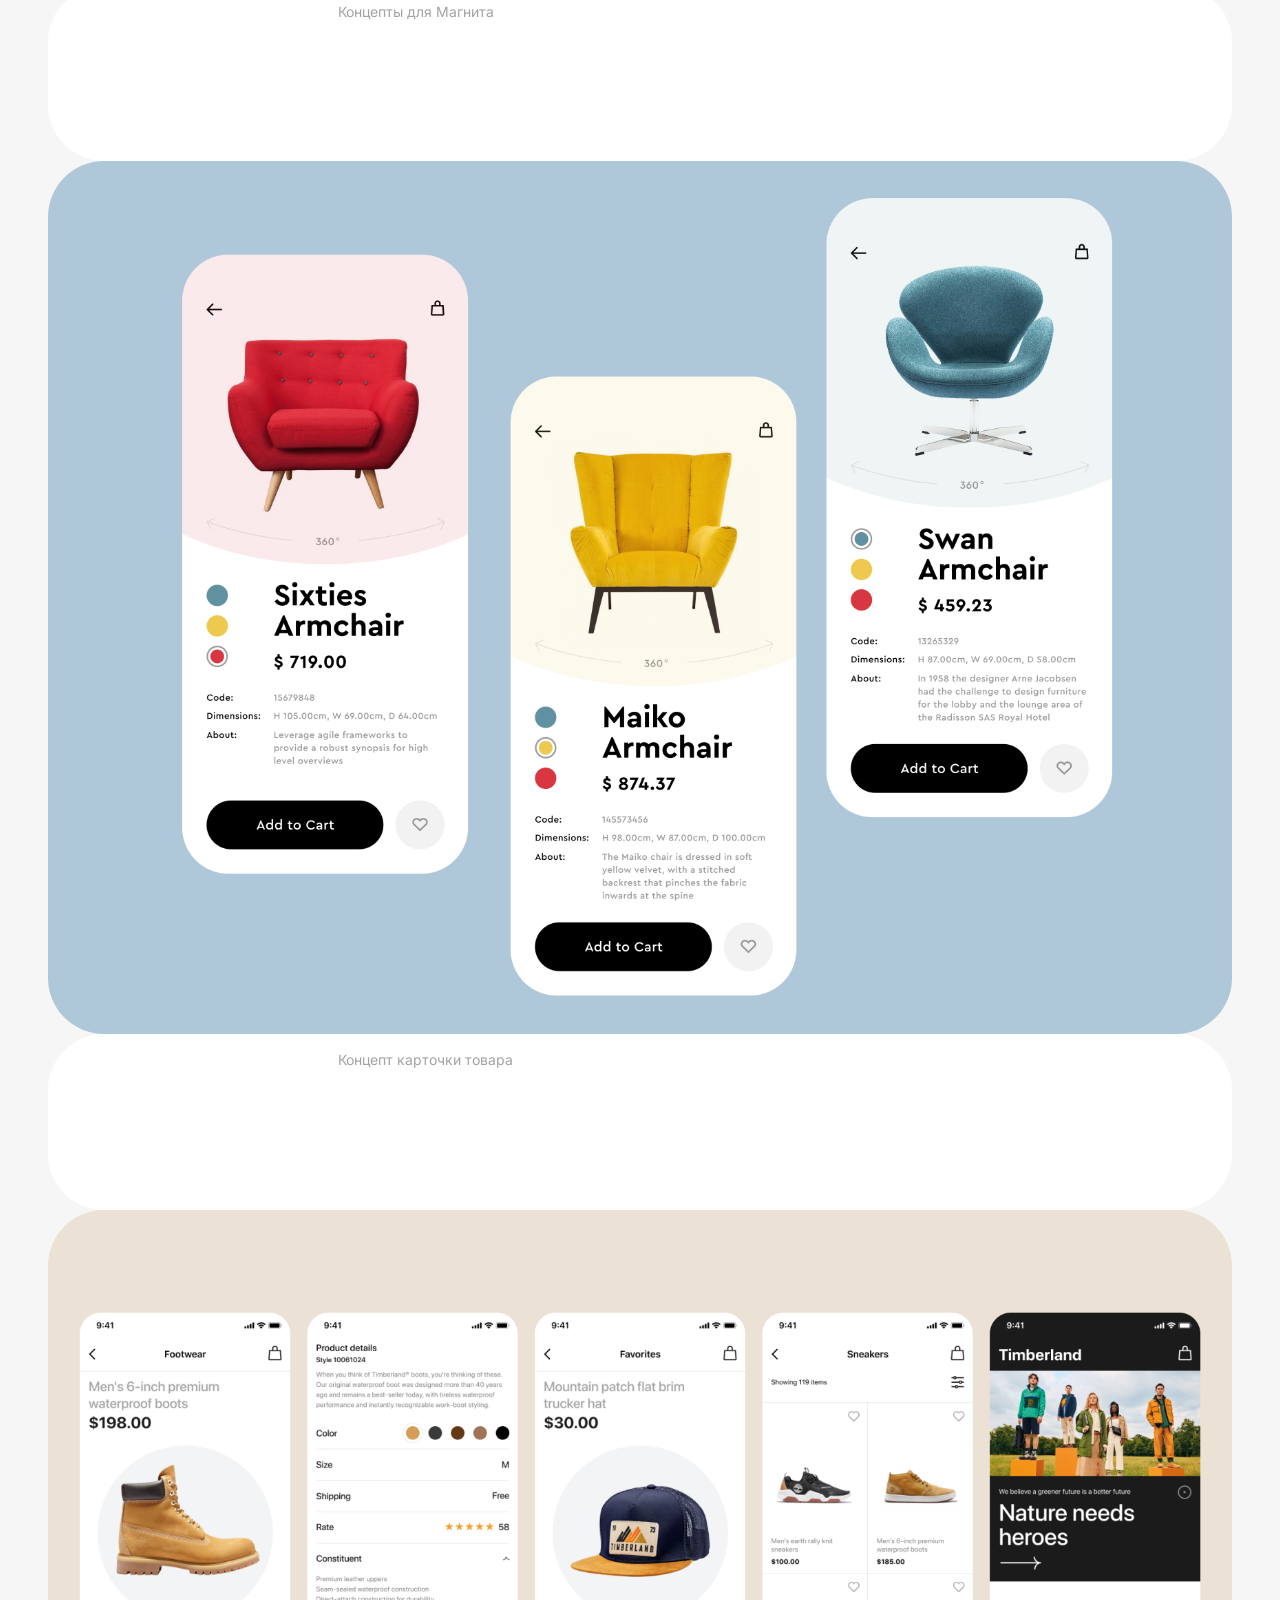
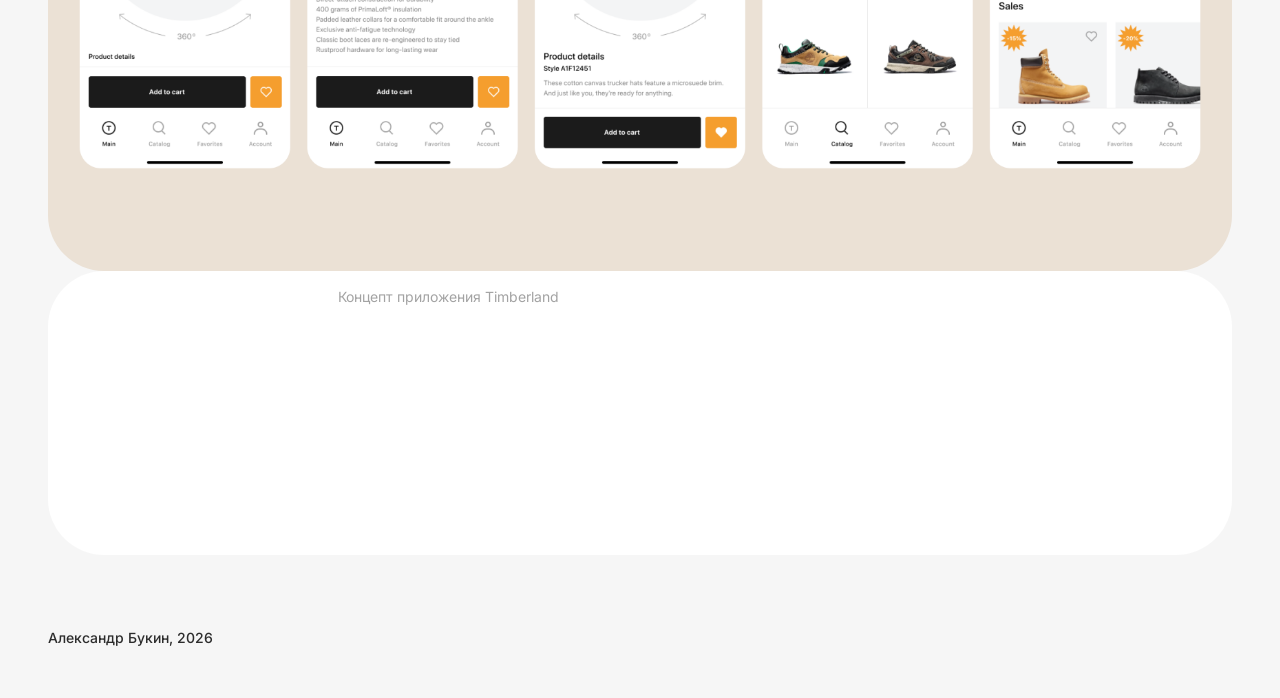
<file: cases/case4.html>
<!DOCTYPE html>
<html lang="ru">
<head>
  <meta charset="UTF-8">
  <meta name="viewport" content="width=device-width, initial-scale=1.0, viewport-fit=cover">
  <title>UI: галерея концептов разной направленности — Александр Букин</title>
  <link rel="icon" href="../favicon.svg" type="image/svg+xml">
  <link rel="icon" href="../favicon.png" type="image/png" sizes="16x16">
  <link rel="preconnect" href="https://fonts.googleapis.com">
  <link rel="preconnect" href="https://fonts.gstatic.com" crossorigin>
  <link href="https://fonts.googleapis.com/css2?family=Inter:wght@400;500;600&display=swap" rel="stylesheet">
  <link rel="stylesheet" href="../styles.css?v=36">
  <link rel="stylesheet" href="../case-page.css?v=38">
  <script data-goatcounter="https://aleksandesign.goatcounter.com/count"
          async src="//gc.zgo.at/count.js"></script>
</head>
<body class="case-page case-page--gallery">
  <div class="page page--case">
    <nav class="case-nav" aria-label="Навигация по кейсу">
      <a class="nav-menu-header nav-pill" href="../index.html">На главную</a>
      <a class="nav-menu-next-case nav-pill" href="case1.html">Следующий кейс</a>
    </nav>
    <div class="section-content">
      <div class="text-header-block">
        <div class="text-header">
          <div class="block-hero">
            <div class="text-title">
              <h1>UI: галерея концептов разной направленности</h1>
            </div>
          </div>
        </div>
      </div>
      <div class="text-intro-block">
        <div class="text-gray">
          <div class="block-description">
            <div class="text-description">
              <p>Здесь я собрал совершенно разные свои работы за период с 2016 по 2026 годы, включая графику</p>
            </div>
          </div>
        </div>
      </div>
      <div class="text-empty-100" aria-hidden="true"></div>
      <div class="img-big-block">
        <div class="img-big img-big--tall">
          <img src="../assets/cases/case4/case4-01.png" alt="" loading="lazy">
        </div>
      </div>
      <div class="text-gray-block text-gray-block--caption">
        <div class="text-gray">
          <div class="block-description">
            <div class="text-description">
              <p>Концепт приложения-аудиоплеера</p>
            </div>
          </div>
        </div>
      </div>
      <div class="text-empty-100" aria-hidden="true"></div>
      <div class="img-big-block">
        <div class="img-big">
          <img src="../assets/cases/case4/case4-02.png" alt="" loading="lazy">
        </div>
      </div>
      <div class="text-gray-block text-gray-block--caption">
        <div class="text-gray">
          <div class="block-description">
            <div class="text-description">
              <p>Health-приложение Biodata</p>
            </div>
          </div>
        </div>
      </div>
      <div class="text-empty-100" aria-hidden="true"></div>
      <div class="img-big-block">
        <div class="img-big">
          <img src="../assets/cases/case4/case4-03.png" alt="" loading="lazy">
        </div>
      </div>
      <div class="text-gray-block text-gray-block--caption">
        <div class="text-gray">
          <div class="block-description">
            <div class="text-description">
              <p>Концепты для Магнита</p>
            </div>
          </div>
        </div>
      </div>
      <div class="text-empty-100" aria-hidden="true"></div>
      <div class="img-big-block">
        <div class="img-big img-big--tall">
          <img src="../assets/cases/case4/case4-04.png" alt="" loading="lazy">
        </div>
      </div>
      <div class="text-gray-block text-gray-block--caption">
        <div class="text-gray">
          <div class="block-description">
            <div class="text-description">
              <p>Концепт карточки товара</p>
            </div>
          </div>
        </div>
      </div>
      <div class="text-empty-100" aria-hidden="true"></div>
      <div class="img-big-block">
        <div class="img-big">
          <img src="../assets/cases/case4/case4-05.png" alt="" loading="lazy">
        </div>
      </div>
      <div class="text-gray-block text-gray-block--caption">
        <div class="text-gray">
          <div class="block-description">
            <div class="text-description">
              <p>Концепт приложения Timberland</p>
            </div>
          </div>
        </div>
      </div>
      <div class="content-text-footer">
        <div class="text-main" aria-hidden="true"></div>
      </div>
    </div>
    <footer class="text-footer">
      <p>Александр Букин, 2026</p>
    </footer>
  </div>
  <script src="../assets/js/lenis.min.js"></script>
  <script src="../smooth-scroll.js?v=1"></script>
  <script src="../custom-cursor.js?v=6"></script>
</body>
</html>
</file>
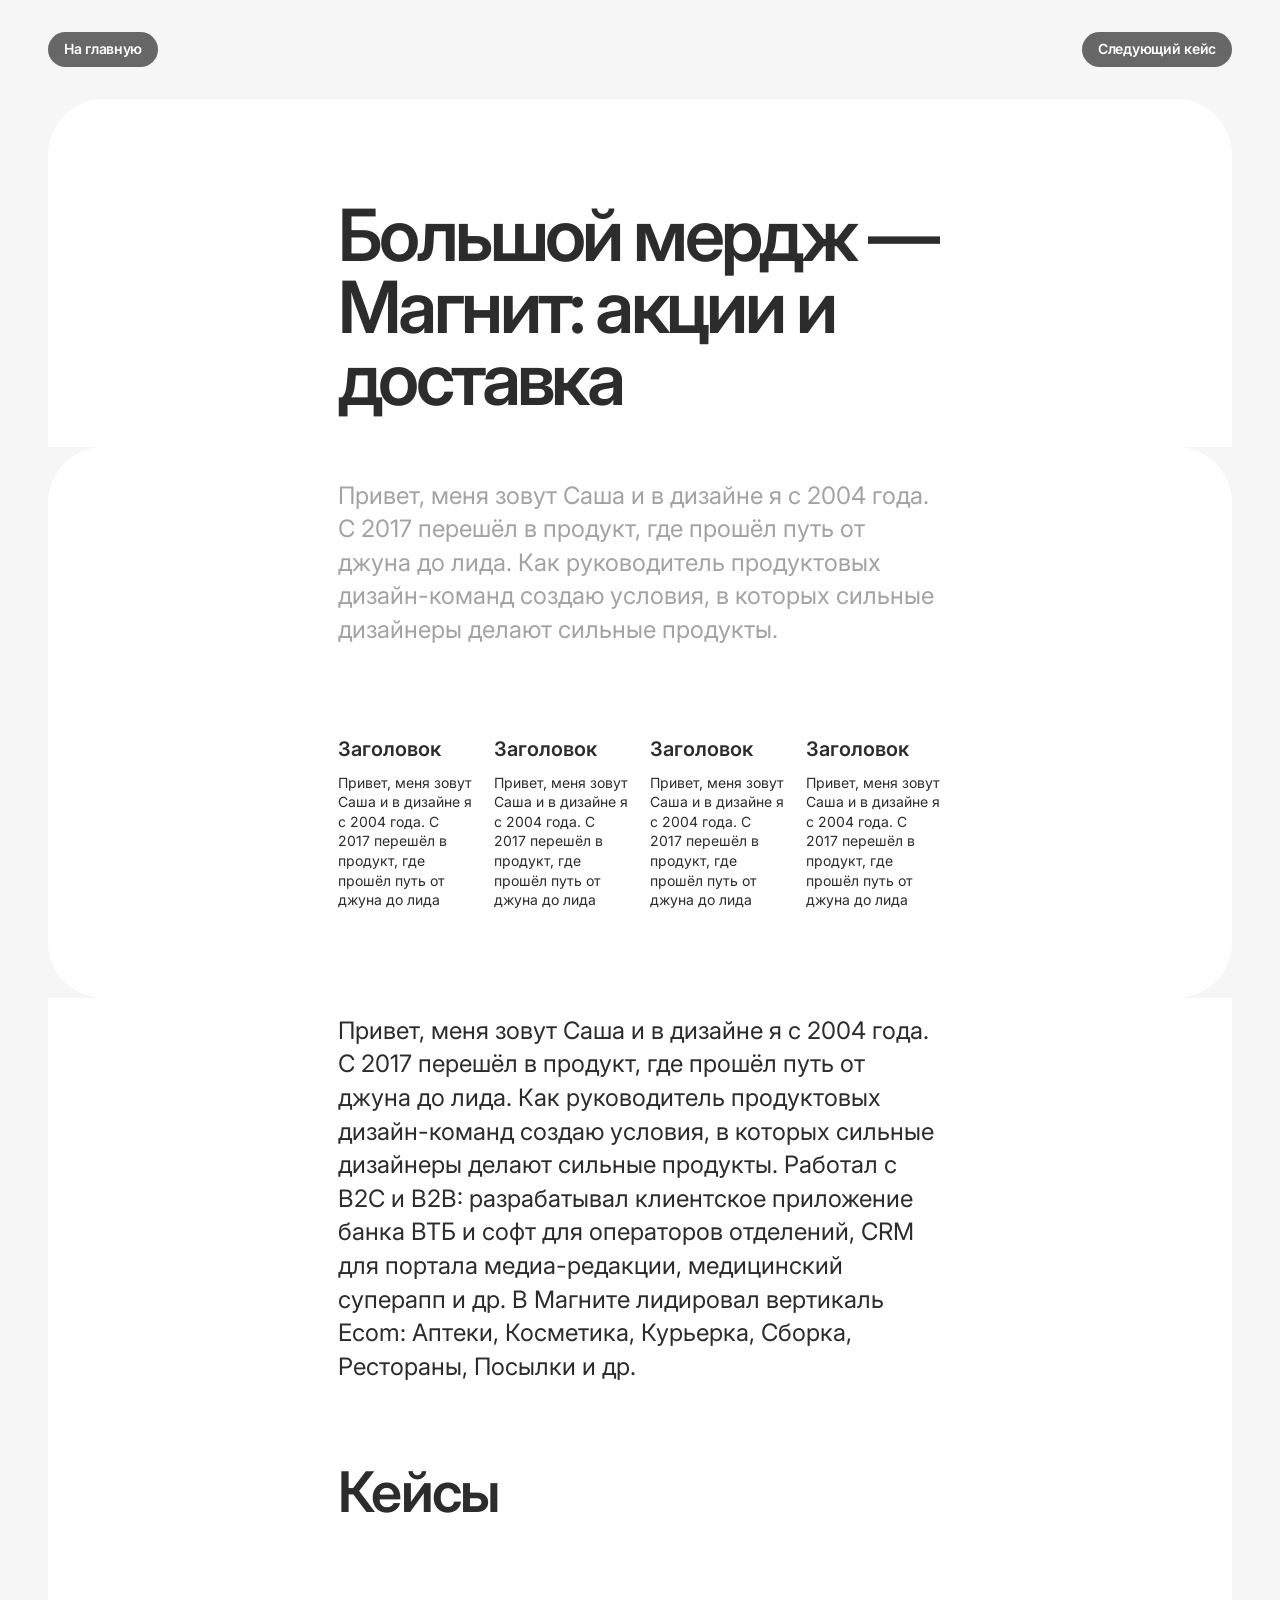
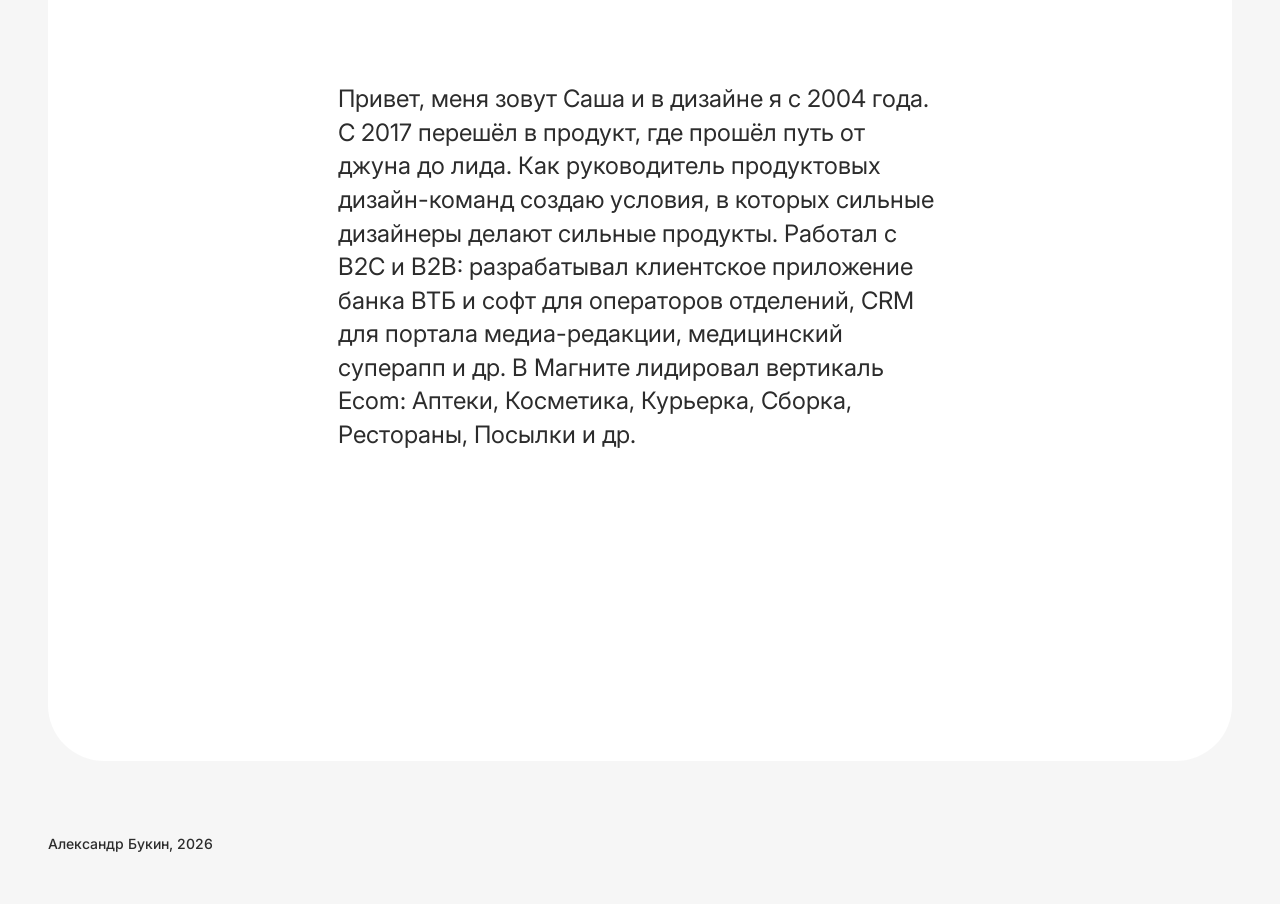
<file: cases/magnit1.html>
<!DOCTYPE html>
<html lang="ru">
<head>
  <meta charset="UTF-8">
  <meta name="viewport" content="width=device-width, initial-scale=1.0, viewport-fit=cover">
  <title>Большой мердж — Магнит: акции и доставка — Александр Букин</title>
  <link rel="icon" href="../favicon.svg" type="image/svg+xml">
  <link rel="icon" href="../favicon.png" type="image/png" sizes="16x16">
  <link rel="preconnect" href="https://fonts.googleapis.com">
  <link rel="preconnect" href="https://fonts.gstatic.com" crossorigin>
  <link href="https://fonts.googleapis.com/css2?family=Inter:wght@400;500;600&display=swap" rel="stylesheet">
  <link rel="stylesheet" href="../styles.css?v=36">
  <link rel="stylesheet" href="../case-page.css?v=38">
  <script data-goatcounter="https://aleksandesign.goatcounter.com/count"
          async src="//gc.zgo.at/count.js"></script>
</head>
<body class="case-page">
  <div class="page page--case">
    <nav class="case-nav" aria-label="Навигация по кейсу">
      <a class="nav-menu-header nav-pill" href="../index.html">На главную</a>
      <a class="nav-menu-next-case nav-pill" href="magnit2.html">Следующий кейс</a>
    </nav>

    <div class="section-content">
      <div class="text-header-block">
        <div class="text-header">
          <div class="block-hero">
            <div class="text-title">
              <h1>
                Большой мердж —<br>
                Магнит: акции и доставка
              </h1>
            </div>
          </div>
        </div>
      </div>

      <div class="text-gray-block">
        <div class="text-gray">
          <div class="block-description">
            <div class="text-description">
              <p>Привет, меня зовут Саша и в дизайне я c 2004 года. С 2017 перешёл в продукт, где прошёл путь от джуна до лида. Как руководитель продуктовых дизайн-команд создаю условия, в которых сильные дизайнеры делают сильные продукты.</p>
            </div>
          </div>
        </div>
      </div>

      <div class="text-columns-block">
        <div class="text-columns">
          <div class="col-block">
            <div class="text-description">
              <p>Заголовок</p>
              <p>Привет, меня зовут Саша и в дизайне я c 2004 года. С 2017 перешёл в продукт, где прошёл путь от джуна до лида</p>
            </div>
          </div>
          <div class="col-block">
            <div class="text-description">
              <p>Заголовок</p>
              <p>Привет, меня зовут Саша и в дизайне я c 2004 года. С 2017 перешёл в продукт, где прошёл путь от джуна до лида</p>
            </div>
          </div>
          <div class="col-block">
            <div class="text-description">
              <p>Заголовок</p>
              <p>Привет, меня зовут Саша и в дизайне я c 2004 года. С 2017 перешёл в продукт, где прошёл путь от джуна до лида</p>
            </div>
          </div>
          <div class="col-block">
            <div class="text-description">
              <p>Заголовок</p>
              <p>Привет, меня зовут Саша и в дизайне я c 2004 года. С 2017 перешёл в продукт, где прошёл путь от джуна до лида</p>
            </div>
          </div>
        </div>
      </div>

      <div class="text-main-block">
        <div class="text-main">
          <p>Привет, меня зовут Саша и в дизайне я c 2004 года. С 2017 перешёл в продукт, где прошёл путь от джуна до лида. Как руководитель продуктовых дизайн-команд создаю условия, в которых сильные дизайнеры делают сильные продукты. Работал с B2C и B2B: разрабатывал клиентское приложение банка ВТБ и софт для операторов отделений, CRM для портала медиа-редакции, медицинский суперапп и др. В Магните лидировал вертикаль Ecom: Аптеки, Косметика, Курьерка, Сборка, Рестораны, Посылки и др.</p>
        </div>
      </div>

      <div class="img-big-block">
        <div class="img-big" aria-hidden="true"></div>
      </div>

      <div class="text-head-block">
        <div class="text-head">
          <p>Кейсы</p>
        </div>
      </div>

      <div class="img-small-block">
        <div class="img-small">
          <div class="img" aria-hidden="true"></div>
        </div>
      </div>

      <div class="text-main-block">
        <div class="text-main">
          <p>Привет, меня зовут Саша и в дизайне я c 2004 года. С 2017 перешёл в продукт, где прошёл путь от джуна до лида. Как руководитель продуктовых дизайн-команд создаю условия, в которых сильные дизайнеры делают сильные продукты. Работал с B2C и B2B: разрабатывал клиентское приложение банка ВТБ и софт для операторов отделений, CRM для портала медиа-редакции, медицинский суперапп и др. В Магните лидировал вертикаль Ecom: Аптеки, Косметика, Курьерка, Сборка, Рестораны, Посылки и др.</p>
        </div>
      </div>
      <div class="content-text-footer">
        <div class="text-main" aria-hidden="true"></div>
      </div>
    </div>

    <footer class="text-footer">
      <p>Александр Букин, 2026</p>
    </footer>
  </div>
  <script src="../assets/js/lenis.min.js"></script>
  <script src="../smooth-scroll.js?v=1"></script>
  <script src="../custom-cursor.js?v=6"></script>
</body>
</html>
</file>
<file: styles.css>
*,
*::before,
*::after {
  box-sizing: border-box;
  margin: 0;
  padding: 0;
}

:root {
  --ab-black-text: #2c2c2c;
  --ab-gray-text: #a3a3a3;
  --ab-white-bg: #ffffff;
  --ab-black: #292a31;
  --ab-page-bg: #f6f6f6;
  --ab-line: #d9d9d9;

  --nav-pill-bg: rgba(44, 44, 44, 0.7);
  --nav-pill-blur: 2px;

  /* 2800 */
  --section-x: 100px;
  --content-width: 2600px;
  --section-pt: 144px;
  --section-title-mb: 72px;
  --title-size: 170px;
  --title-tracking: -5.1px;
  --header-pt: 33px;
  --hero-pt: 144px;
  --hero-aside-pt: 144px;
  --hero-title-size: 170px;
  --hero-title-tracking: -8.5px;
  --hero-inner-gap: 64px;
  --hero-title-ref-col: calc(var(--content-width) - var(--hero-aside-width) - var(--hero-inner-gap));
  --hero-aside-width: 417px;
  --hero-aside-gap: 89px;
  --hero-logo-width: 417px;
  --hero-logo-pair-width: 417px;
  --hero-logo-pair-mt: 0;
  --hero-logo-circle: 230px;
  --hero-logo-photo-offset: auto;
  --hero-awards-mt: 89px;
  --hero-logo-block-min-h: auto;
  --hero-awards-size: 18px;
  --hero-desc-pt: 72px;
  --hero-desc-pb: 144px;
  --hero-title-pb: 0;
  --hero-desc-text: 48px;
  --hero-desc-padding: 60px;
  --radius-card: 100px;
  --radius-soft: 100px;
  --radius-btn: 73px;
  --nav-pt: 32px;
  --case-list-gap: 64px;
  --case-grid-cols: 1290fr 1310fr;
  --case-ref-w: 2600;
  --case-ref-h: 860;
  --case-ref-gap: 64;
  --case-ref-pad: 64;
  --case-ref-meta: 32;
  --case-ref-meta-track: -0.96;
  --case-ref-meta-gap: 21;
  --case-ref-body-gap: 72;
  --case-ref-title: 72;
  --case-ref-title-track: -2.16;
  --case-ref-btn-py: 32;
  --case-ref-btn-px: 48;
  --case-ref-btn-size: 48;
  --case-ref-btn-track: -1.44;
  --case-ref-meta-col1: 27.29%;
  --case-ref-meta-col2: 32.25%;
  --pub-grid-gap-y: 24px;
  --pub-grid-gap-x: 20px;
  --pub-card-h: 740px;
  --pub-image-h: 370px;
  --pub-text-p: 64px;
  --pub-title-size: 32px;
  --pub-title-tracking: -0.96px;
  --pub-title-max-w: 491px;
  --pub-title-max-h: 165px;
  --pub-meta-size: 24px;
  --pub-meta-tracking: -0.72px;
  --link-gap: 21px;
  --link-icon-num: 170;
  --link-icon-den: 416;
  --link-offset-num: 64;
  --link-offset-den: 416;
  --link-text-size: 24px;
  --link-text-tracking: -0.72px;
  --link-text-w: 272px;
  --cv-card-py: 32px;
  --cv-row-py: 56px;
  --cv-row-px: 64px;
  --cv-row-pr: 64px;
  --cv-line-inset-x: 64px;
  --cv-grid-cols:
    minmax(0, 352fr) minmax(0, 384fr) minmax(0, 417fr) minmax(0, 384fr)
    minmax(0, 417fr) minmax(0, 384fr) minmax(0, 134fr);
  --cv-font-size: 32px;
  --cv-tracking: -0.96px;
  --download-gap: 40px;
  --download-btn-px: 56px;
  --download-btn-py: 32px;
  --download-btn-size: 48px;
  --download-btn-tracking: -1.44px;
  --footer-pt: 144px;
  --footer-pb: 86px;
}

@media (max-width: 1920px) {
  :root {
    --section-x: 100px;
    --content-width: 1720px;
    --section-pt: 72px;
    --section-title-mb: 56px;
    --title-size: 72px;
    --title-tracking: -2.16px;
    --header-pt: 0;
    --hero-pt: 100px;
    --hero-aside-pt: 0;
    --hero-title-size: 88px;
    --hero-title-tracking: -4.4px;
    --hero-aside-width: 417px;
    --hero-aside-gap: 89px;
    --hero-logo-width: 417px;
    --hero-logo-pair-width: 281px;
    --hero-logo-pair-mt: 94px;
    --hero-logo-circle: 155px;
    --hero-logo-photo-offset: 126px;
    --hero-awards-mt: 33px;
    --hero-logo-block-min-h: 384px;
    --hero-awards-size: 14px;
    --hero-desc-pt: 72px;
    --hero-desc-pb: 72px;
    --hero-title-pb: 0;
    --hero-desc-text: 32px;
    --hero-desc-padding: 56px;
    --radius-card: 100px;
    --radius-soft: 56px;
    --radius-btn: 73px;
    --nav-pt: 32px;
    --case-list-gap: 32px;
    --case-grid-cols: 869fr 851fr;
    --case-ref-w: 1720;
    --case-ref-h: 560;
    --case-ref-gap: 32;
    --case-ref-pad: 56;
    --case-ref-meta: 16;
    --case-ref-meta-track: -0.48;
    --case-ref-meta-gap: 21;
    --case-ref-body-gap: 56;
    --case-ref-title: 48;
    --case-ref-title-track: -1.44;
    --case-ref-btn-py: 24;
    --case-ref-btn-px: 32;
    --case-ref-btn-size: 32;
    --case-ref-btn-track: -0.96;
    --case-ref-meta-col1: 23.59%;
    --case-ref-meta-col2: 30.96%;
    --pub-grid-gap-y: 24px;
    --pub-grid-gap-x: 20px;
    --pub-card-h: 488px;
    --pub-image-h: 244px;
    --pub-text-p: 48px;
    --pub-title-size: 20px;
    --pub-title-tracking: -0.6px;
    --pub-title-max-w: 296px;
    --pub-title-max-h: 88px;
    --pub-meta-size: 16px;
    --pub-meta-tracking: -0.48px;
    --link-gap: 20px;
    --link-icon-num: 170;
    --link-icon-den: 416;
    --link-offset-num: 48;
    --link-offset-den: 270;
    --link-text-size: 16px;
    --link-text-tracking: -0.48px;
    --link-text-w: 206px;
    --cv-card-py: 24px;
    --cv-row-py: 40px;
    --cv-row-px: 64px;
    --cv-row-pr: 64px;
    --cv-line-inset-x: 64px;
    --cv-grid-cols:
      minmax(0, 352fr) minmax(0, 92fr) minmax(0, 417fr) minmax(0, 92fr)
      minmax(0, 417fr) minmax(0, 92fr) minmax(0, 134fr);
    --cv-font-size: 16px;
    --cv-tracking: -0.48px;
    --download-gap: 19px;
    --download-btn-px: 24px;
    --download-btn-py: 8px;
    --download-btn-size: 32px;
    --download-btn-tracking: -0.96px;
    --footer-pt: 72px;
    --footer-pb: 86px;
  }
}

@media (max-width: 1440px) {
  :root {
    --section-x: 48px;
    --content-width: 1304px;
    --section-pt: 56px;
    --section-title-mb: 40px;
    --title-size: 64px;
    --title-tracking: -1.92px;
    --header-pt: 0;
    --hero-pt: 72px;
    --hero-aside-pt: 0;
    --hero-title-size: 64px;
    --hero-title-tracking: -3.2px;
    --hero-aside-width: 417px;
    --hero-aside-gap: 56px;
    --hero-logo-width: 417px;
    --hero-logo-pair-width: 281px;
    --hero-logo-pair-mt: 72px;
    --hero-logo-circle: 100px;
    --hero-logo-photo-offset: 81px;
    --hero-awards-mt: 24px;
    --hero-logo-block-min-h: 302px;
    --hero-awards-size: 14px;
    --hero-desc-pt: 56px;
    --hero-desc-pb: 56px;
    --hero-title-pb: 0;
    --hero-desc-text: 24px;
    --hero-desc-padding: 32px;
    --radius-card: 100px;
    --radius-soft: 56px;
    --radius-btn: 73px;
    --nav-pt: 32px;
    --case-list-gap: 16px;
    --case-grid-cols: 660fr 644fr;
    --case-ref-w: 1304;
    --case-ref-h: 440;
    --case-ref-gap: 16;
    --case-ref-pad: 32;
    --case-ref-meta: 16;
    --case-ref-meta-track: -0.48;
    --case-ref-meta-gap: 21;
    --case-ref-body-gap: 32;
    --case-ref-title: 32;
    --case-ref-title-track: -0.96;
    --case-ref-btn-py: 20;
    --case-ref-btn-px: 24;
    --case-ref-btn-size: 24;
    --case-ref-btn-track: -0.72;
    --case-ref-meta-col1: 31.06%;
    --case-ref-meta-col2: 40.76%;
    --pub-grid-gap-y: 16px;
    --pub-grid-gap-x: 16px;
    --pub-card-h: 368px;
    --pub-image-h: 184px;
    --pub-text-p: 32px;
    --pub-title-size: 18px;
    --pub-title-tracking: -0.54px;
    --pub-title-max-w: 252px;
    --pub-title-max-h: 88px;
    --pub-meta-size: 14px;
    --pub-meta-tracking: -0.42px;
    --link-gap: 16px;
    --link-icon-num: 100;
    --link-icon-den: 204;
    --link-offset-num: 32;
    --link-offset-den: 204;
    --link-text-size: 14px;
    --link-text-tracking: -0.42px;
    --link-text-w: 141px;
    --cv-card-py: 16px;
    --cv-row-py: 32px;
    --cv-row-px: 40px;
    --cv-row-pr: 40px;
    --cv-line-inset-x: 40px;
    --cv-grid-cols:
      minmax(0, 320fr) minmax(0, 385fr) minmax(0, 385fr) minmax(0, 134fr);
    --cv-font-size: 16px;
    --cv-tracking: -0.48px;
    --download-gap: 20px;
    --download-btn-px: 20px;
    --download-btn-py: 10px;
    --download-btn-size: 24px;
    --download-btn-tracking: -0.72px;
    --footer-pt: 56px;
    --footer-pb: 86px;
  }
}

@media (max-width: 768px) {
  :root {
    --section-x: 16px;
    --content-width: 100%;
    --section-pt: 32px;
    --section-title-mb: 16px;
    --title-size: 24px;
    --title-tracking: -0.72px;
    --header-pt: 0;
    --hero-pt: 16px;
    --hero-title-pb: 8px;
    --hero-aside-pt: 0;
    --hero-title-size: 26px;
    --hero-title-tracking: -1.3px;
    --hero-aside-width: 100%;
    --hero-aside-gap: 16px;
    --hero-logo-width: 261px;
    --hero-logo-pair-width: 131px;
    --hero-logo-pair-mt: 0;
    --hero-logo-circle: 72px;
    --hero-logo-photo-offset: 59px;
    --hero-awards-mt: 0;
    --hero-logo-block-min-h: auto;
    --hero-awards-size: 10px;
    --hero-desc-pt: 32px;
    --hero-desc-pb: 32px;
    --hero-desc-text: 12px;
    --hero-desc-padding: 16px;
    --radius-card: 100px;
    --radius-soft: 24px;
    --radius-btn: 33px;
    --nav-pt: 16px;
    --case-list-gap: 12px;
    --case-grid-cols: 1fr;
    --case-ref-w: 288;
    --case-ref-h: 308;
    --case-ref-gap: 12;
    --case-ref-pad: 16;
    --case-ref-meta: 10;
    --case-ref-meta-track: -0.3;
    --case-ref-meta-gap: 3;
    --case-ref-body-gap: 20;
    --case-ref-title: 14;
    --case-ref-title-track: -0.42;
    --case-ref-btn-py: 6;
    --case-ref-btn-px: 10;
    --case-ref-btn-size: 10;
    --case-ref-btn-track: -0.3;
    --case-ref-meta-col1: 28%;
    --case-ref-meta-col2: 38%;
    --pub-grid-gap-y: 0;
    --pub-grid-gap-x: 8px;
    --pub-card-h: 280px;
    --pub-image-h: 140px;
    --pub-text-p: 16px;
    --pub-title-size: 14px;
    --pub-title-tracking: -0.42px;
    --pub-title-max-w: 208px;
    --pub-title-max-h: 72px;
    --pub-meta-size: 10px;
    --pub-meta-tracking: -0.3px;
    --link-gap: 8px;
    --link-icon-num: 75;
    --link-icon-den: 140;
    --link-offset-num: 16;
    --link-offset-den: 140;
    --link-text-size: 10px;
    --link-text-tracking: -0.3px;
    --link-text-w: 109px;
    --cv-card-py: 8px;
    --cv-row-py: 16px;
    --cv-row-px: 16px;
    --cv-row-pr: 16px;
    --cv-line-inset-x: 16px;
    --cv-grid-cols:
      minmax(0, 86fr) minmax(0, 107fr) minmax(0, 135fr);
    --cv-font-size: 10px;
    --cv-tracking: -0.3px;
    --download-gap: 4px;
    --download-btn-px: 8px;
    --download-btn-py: 4px;
    --download-btn-size: 10px;
    --download-btn-tracking: -0.3px;
    --footer-pt: 56px;
    --footer-pb: 0;
  }
}

html.lenis,
html.lenis body {
  height: auto;
}

.lenis.lenis-smooth {
  scroll-behavior: auto !important;
}

.lenis.lenis-smooth [data-lenis-prevent] {
  overscroll-behavior: contain;
}

body {
  font-family: "Inter", system-ui, sans-serif;
  background: var(--ab-page-bg);
  color: var(--ab-black-text);
  -webkit-font-smoothing: antialiased;
}

a {
  color: inherit;
  text-decoration: none;
}

.muted {
  color: var(--ab-gray-text);
}

.page {
  width: 100%;
  max-width: 2800px;
  margin: 0 auto;
  background: var(--ab-page-bg);
}

/* Navigation */

.nav {
  position: sticky;
  top: 0;
  z-index: 100;
  display: flex;
  align-items: center;
  justify-content: space-between;
  padding: var(--nav-pt) var(--section-x) 0;
  background: transparent;
}

.nav-group {
  display: flex;
  gap: 1px;
}

.nav-pill {
  display: inline-flex;
  align-items: center;
  justify-content: center;
  padding: 10px 16px;
  background: var(--nav-pill-bg);
  backdrop-filter: blur(var(--nav-pill-blur));
  -webkit-backdrop-filter: blur(var(--nav-pill-blur));
  border-radius: 100px;
  color: var(--ab-white-bg);
  font-size: 14px;
  font-weight: 600;
  line-height: 1.05;
  letter-spacing: -0.28px;
  white-space: nowrap;
  transition: opacity 0.2s;
}

.nav-pill:hover {
  opacity: 0.75;
}

.nav-pill--brand {
  font-weight: 500;
}

.nav-pill--in-menu {
  display: none;
}

.nav-toggle {
  display: none;
  align-items: center;
  justify-content: center;
  padding: 10px 16px;
  background: var(--nav-pill-bg);
  backdrop-filter: blur(var(--nav-pill-blur));
  -webkit-backdrop-filter: blur(var(--nav-pill-blur));
  border: 0;
  border-radius: 100px;
  color: var(--ab-white-bg);
  font-family: inherit;
  font-size: 14px;
  font-weight: 600;
  line-height: 1.05;
  letter-spacing: -0.28px;
  cursor: pointer;
  transition: opacity 0.2s;
}

.nav-toggle:hover {
  opacity: 0.75;
}

/* Sections */

.section {
  padding: var(--section-pt) var(--section-x) 0;
}

.section-title {
  font-size: var(--title-size);
  font-weight: 600;
  line-height: 1.05;
  letter-spacing: var(--title-tracking);
  margin-bottom: var(--section-title-mb);
}

/* Header / Hero */

.section-header {
  padding-top: var(--header-pt);
}

.hero {
  display: flex;
  justify-content: space-between;
  align-items: flex-start;
  width: var(--content-width);
  max-width: 100%;
  gap: var(--hero-inner-gap);
}

.hero-title {
  flex: 1;
  min-width: 0;
  padding-top: var(--hero-pt);
  padding-bottom: var(--hero-title-pb);
  font-size: var(--hero-title-size);
  font-weight: 600;
  line-height: 1;
  letter-spacing: var(--hero-title-tracking);
}

.hero-title__line {
  display: block;
}

@media (min-width: 1921px) {
  :root {
    --title-size: 100px;
    --cv-font-size: 24px;
    --cv-tracking: -0.72px;
    --download-gap: 19px;
    --download-btn-px: 24px;
    --download-btn-py: 8px;
    --download-btn-size: 32px;
    --download-btn-tracking: -0.96px;
    --hero-pt: 100px;
    --hero-aside-pt: 0;
    --hero-logo-pair-width: 281px;
    --hero-logo-circle: 155px;
    --hero-logo-photo-offset: 126px;
    --hero-logo-pair-mt: 94px;
    --hero-logo-block-min-h: 384px;
    --hero-awards-mt: 33px;
    --hero-awards-size: 14px;
  }

  .hero {
    container-type: inline-size;
  }

  .hero-title__line {
    white-space: nowrap;
  }

  .hero-title {
    font-size: min(
      var(--hero-title-size),
      calc(
        (100cqw - var(--hero-aside-width) - var(--hero-inner-gap)) / var(--hero-title-ref-col) * var(--hero-title-size)
      )
    );
    letter-spacing: -0.05em;
  }

  .hero-logo__photo {
    left: var(--hero-logo-photo-offset);
    right: auto;
  }

  .link-card {
    border-radius: min(100px, calc(100 / 416 * 100cqw));
  }

  .section-title {
    font-size: min(100px, var(--title-size));
  }

  .case-body h3 {
    font-size: min(
      100px,
      calc(var(--case-ref-title) / var(--case-ref-w) * 100cqw)
    );
  }

  .pub-text h3 {
    font-size: min(100px, var(--pub-title-size));
  }
}

.hero-aside {
  display: flex;
  flex-direction: column;
  align-items: flex-end;
  width: var(--hero-aside-width);
  flex-shrink: 0;
  padding-top: var(--hero-aside-pt);
}

.hero-logo {
  display: flex;
  flex-direction: column;
  align-items: flex-end;
  width: var(--hero-logo-width);
  min-height: var(--hero-logo-block-min-h);
  flex-shrink: 0;
}

.hero-logo__pair {
  position: relative;
  width: var(--hero-logo-pair-width);
  height: var(--hero-logo-circle);
  margin-top: var(--hero-logo-pair-mt);
  flex-shrink: 0;
}

.hero-logo__brand {
  position: absolute;
  left: 0;
  top: 0;
  width: var(--hero-logo-circle);
  height: var(--hero-logo-circle);
  z-index: 2;
}

.hero-logo__circle {
  display: block;
  width: 100%;
  height: 100%;
}

.hero-logo__mark {
  position: absolute;
  left: 31%;
  top: 22%;
  width: 37%;
  height: auto;
}

.hero-logo__photo {
  position: absolute;
  top: 0;
  right: 0;
  left: auto;
  width: var(--hero-logo-circle);
  height: var(--hero-logo-circle);
  border-radius: 50%;
  object-fit: cover;
}

@media (max-width: 1920px) {
  .hero-logo__photo {
    left: var(--hero-logo-photo-offset);
    right: auto;
  }
}

.hero-awards {
  font-size: var(--hero-awards-size);
  font-weight: 500;
  line-height: 1.2;
  text-align: left;
  width: auto;
  max-width: 184px;
  margin-top: var(--hero-awards-mt);
  align-self: flex-end;
}

.block-description {
  padding: var(--hero-desc-pt) var(--section-x) var(--hero-desc-pb);
}

.hero-description {
  width: var(--content-width);
  max-width: 100%;
  margin-top: 0;
}

.hero-description p {
  background: var(--ab-white-bg);
  border-radius: var(--radius-soft);
  padding: var(--hero-desc-padding);
  font-size: var(--hero-desc-text);
  font-weight: 500;
  line-height: 1.4;
  color: var(--ab-gray-text);
}

/* UI Showcase */

.section-showcase {
  padding-top: 0;
  background: transparent;
}

.section-showcase img {
  display: block;
  width: var(--content-width);
  max-width: 100%;
  height: auto;
}

/* CV */

.download {
  display: flex;
  align-items: center;
  gap: var(--download-gap);
  width: var(--content-width);
  max-width: 100%;
  margin-bottom: var(--section-title-mb);
}

.download .section-title {
  margin-bottom: 0;
}

.btn-download {
  flex-shrink: 0;
  display: inline-flex;
  align-items: center;
  background: var(--ab-black);
  color: var(--ab-white-bg);
  border-radius: var(--radius-btn);
  padding: var(--download-btn-py) var(--download-btn-px);
  font-size: var(--download-btn-size);
  font-weight: 500;
  line-height: 1.2;
  letter-spacing: var(--download-btn-tracking);
  text-decoration: none;
  transition: opacity 0.25s;
}

.btn-download:hover {
  opacity: 0.85;
}

.cv-card {
  width: var(--content-width);
  max-width: 100%;
  background: var(--ab-white-bg);
  border-radius: var(--radius-soft);
  padding: var(--cv-card-py) 0;
}

.cv-row {
  display: grid;
  grid-template-columns: var(--cv-grid-cols);
  align-items: start;
  position: relative;
  padding: var(--cv-row-py) var(--cv-row-pr) var(--cv-row-py) var(--cv-row-px);
  font-size: var(--cv-font-size);
  font-weight: 500;
  line-height: 1.2;
  letter-spacing: var(--cv-tracking);
}

.cv-row:not(.cv-row--last)::after {
  content: "";
  position: absolute;
  left: var(--cv-line-inset-x);
  right: var(--cv-line-inset-x);
  bottom: 0;
  height: 1px;
  background: var(--ab-line);
}

.cv-row span {
  min-width: 0;
}

.cv-row span:nth-child(1) { grid-column: 1; }
.cv-row span:nth-child(2) { grid-column: 3; }
.cv-row span:nth-child(3) { grid-column: 5; }
.cv-row span:nth-child(4) { grid-column: 7; }

@media (max-width: 1440px) {
  .cv-row span:nth-child(2) { grid-column: 2; }
  .cv-row span:nth-child(3) { grid-column: 3; }
  .cv-row span:nth-child(4) { grid-column: 4; }
}

.cv-row--last {
  border-bottom: none;
}

.cv-row span:last-child {
  text-align: right;
}

/* Cases */

.cases-list {
  container-type: inline-size;
  display: flex;
  flex-direction: column;
  gap: calc(var(--case-ref-gap) / var(--case-ref-w) * 100cqw);
  width: var(--content-width);
  max-width: 100%;
}

.case-card {
  display: grid;
  grid-template-columns: var(--case-grid-cols);
  align-items: stretch;
  width: 100%;
  aspect-ratio: var(--case-ref-w) / var(--case-ref-h);
}

a.case-card {
  text-decoration: none;
  color: inherit;
}

.case-content {
  display: flex;
  flex-direction: column;
  justify-content: space-between;
  height: 100%;
  min-height: 0;
  padding: calc(var(--case-ref-pad) / var(--case-ref-w) * 100cqw);
  background: var(--ab-white-bg);
  border-radius: var(--radius-soft);
  min-width: 0;
}

.case-content > .text-case1 {
  font-size: calc(var(--case-ref-meta) / var(--case-ref-w) * 100cqw);
  font-weight: 500;
  line-height: 1.2;
  letter-spacing: calc(var(--case-ref-meta-track) / var(--case-ref-w) * 100cqw);
  color: var(--ab-gray-text);
}

.case-body {
  display: flex;
  flex-direction: column;
  gap: calc(var(--case-ref-body-gap) / var(--case-ref-w) * 100cqw);
  max-width: 100%;
}

.case-body h3 {
  font-size: calc(var(--case-ref-title) / var(--case-ref-w) * 100cqw);
  font-weight: 500;
  line-height: 1.2;
  letter-spacing: calc(var(--case-ref-title-track) / var(--case-ref-w) * 100cqw);
}

.btn-case {
  display: inline-flex;
  align-items: center;
  align-self: flex-start;
  padding:
    calc(var(--case-ref-btn-py) / var(--case-ref-w) * 100cqw)
    calc(var(--case-ref-btn-px) / var(--case-ref-w) * 100cqw);
  background: var(--ab-black);
  color: #fff;
  border-radius: var(--radius-btn);
  font-size: calc(var(--case-ref-btn-size) / var(--case-ref-w) * 100cqw);
  font-weight: 500;
  line-height: 1.2;
  letter-spacing: calc(var(--case-ref-btn-track) / var(--case-ref-w) * 100cqw);
  transition: opacity 0.2s;
}

.btn-case:hover {
  opacity: 0.85;
}

.case-visual {
  height: 100%;
  min-width: 0;
  min-height: 0;
  border-radius: var(--radius-soft);
  overflow: hidden;
}

.case-visual img {
  display: block;
  width: 100%;
  height: 100%;
  object-fit: cover;
  object-position: center;
}

@media (min-width: 769px) and (hover: hover) and (pointer: fine) and (prefers-reduced-motion: no-preference) {
  .case-visual img {
    transition: transform 0.8s cubic-bezier(0.25, 1, 0.35, 1);
    transform: scale(1);
  }

  a.case-card:hover .case-visual img,
  a.case-card:focus-visible .case-visual img {
    transform: scale(1.08);
  }
}

/* Publications */

.pub-grid {
  display: grid;
  grid-template-columns: repeat(4, minmax(0, 1fr));
  gap: var(--pub-grid-gap-y) var(--pub-grid-gap-x);
  width: var(--content-width);
  max-width: 100%;
}

.pub-card {
  display: block;
  height: var(--pub-card-h);
  position: relative;
  background: transparent;
}

.pub-image {
  position: absolute;
  top: 0;
  left: 0;
  right: 0;
  height: var(--pub-image-h);
  border-radius: var(--radius-soft);
  overflow: hidden;
}

.pub-image img {
  width: 100%;
  height: 100%;
  object-fit: cover;
  object-position: center;
  display: block;
  border-radius: var(--radius-soft);
}

.section-publications .pub-image img {
  transition: opacity 0.25s;
}

.section-publications .pub-image:hover img {
  opacity: 0.85;
}

.pub-text {
  position: absolute;
  bottom: 0;
  left: 0;
  right: 0;
  height: calc(var(--pub-card-h) - var(--pub-image-h));
  background: var(--ab-white-bg);
  border-radius: var(--radius-soft);
  display: flex;
  flex-direction: column;
  justify-content: space-between;
  padding: var(--pub-text-p);
  box-sizing: border-box;
}

.pub-text h3 {
  position: static;
  width: min(var(--pub-title-max-w), 100%);
  font-size: var(--pub-title-size);
  font-weight: 500;
  line-height: 1.2;
  letter-spacing: var(--pub-title-tracking);
}

.pub-text p {
  position: static;
  width: min(var(--pub-title-max-w), 100%);
  font-size: var(--pub-meta-size);
  font-weight: 500;
  line-height: 1.2;
  letter-spacing: var(--pub-meta-tracking);
}

/* Links */

.links-grid {
  display: grid;
  grid-template-columns: repeat(6, minmax(0, 1fr));
  gap: var(--link-gap);
  width: var(--content-width);
  max-width: 100%;
}

.link-card {
  container-type: inline-size;
  position: relative;
  width: 100%;
  aspect-ratio: 1;
  background: var(--ab-white-bg);
  border-radius: var(--radius-soft);
}

.section-links .link-card {
  transition: opacity 0.25s;
}

.section-links .link-card:hover {
  opacity: 0.85;
}

.link-card__icon {
  position: absolute;
  top: calc(var(--link-offset-num) / var(--link-offset-den) * 100cqw);
  left: calc(var(--link-offset-num) / var(--link-offset-den) * 100cqw);
  width: calc(var(--link-icon-num) / var(--link-icon-den) * 100cqw);
  height: calc(var(--link-icon-num) / var(--link-icon-den) * 100cqw);
  display: block;
  object-fit: contain;
}

@media (min-width: 1441px) and (max-width: 1920px) {
  .link-card--behance {
    --link-icon-num: 100;
    --link-icon-den: 270;
  }
}

.link-card p {
  position: absolute;
  left: calc(var(--link-offset-num) / var(--link-offset-den) * 100cqw);
  bottom: calc(var(--link-offset-num) / var(--link-offset-den) * 100cqw);
  width: min(
    var(--link-text-w),
    calc(100% - (var(--link-offset-num) / var(--link-offset-den) * 100cqw) * 2)
  );
  font-size: var(--link-text-size);
  font-weight: 500;
  line-height: 1.2;
  letter-spacing: var(--link-text-tracking);
}

/* Footer */

.text-footer {
  display: flex;
  flex-direction: column;
  align-items: flex-start;
  justify-content: center;
  padding: var(--footer-pt) var(--section-x) var(--footer-pb);
  font-size: 14px;
  font-weight: 500;
  line-height: 1.52;
}

.text-footer p {
  white-space: nowrap;
}

.text-footer p:first-child {
  color: var(--ab-black-text);
}

.text-footer .footer-note {
  color: var(--ab-gray-text);
}

@media (max-width: 768px) {
  .section-header {
    padding-top: 0;
  }

  .hero {
    flex-direction: column;
    gap: 16px;
  }

  .hero-aside {
    align-items: flex-start;
    width: 100%;
    padding-top: 0;
  }

  .hero-logo {
    flex-direction: row;
    align-items: flex-start;
    gap: 16px;
    width: 100%;
    min-height: auto;
  }

  .hero-logo__pair {
    margin-top: 0;
    flex-shrink: 0;
  }

  .hero-awards {
    align-self: flex-start;
    max-width: 102px;
    margin-top: 0;
  }

  .case-card {
    display: flex;
    flex-direction: column;
    aspect-ratio: auto;
  }

  .case-visual {
    order: -1;
    aspect-ratio: 288 / 176;
    height: auto;
  }

  .case-content {
    height: auto;
    min-height: 132px;
    padding: 16px;
  }

  .cases-list {
    gap: 12px;
  }

  .case-content > .text-case1 {
    font-size: 10px;
    letter-spacing: -0.3px;
    color: var(--ab-gray-text);
  }

  .case-body {
    gap: 20px;
  }

  .case-body h3 {
    font-size: 14px;
    letter-spacing: -0.42px;
  }

  .btn-case {
    padding: 6px 10px;
    font-size: 10px;
    letter-spacing: -0.3px;
  }

  .cv-row span:nth-child(4) {
    display: none;
  }

  .cv-row span:nth-child(2) { grid-column: 2; }
  .cv-row span:nth-child(3) { grid-column: 3; }

  .pub-scroll {
    overflow-x: auto;
    scroll-snap-type: x proximity;
    -webkit-overflow-scrolling: touch;
    padding-bottom: 4px;
    scrollbar-width: none;
    width: 100%;
  }

  .pub-scroll::-webkit-scrollbar {
    display: none;
  }

  .pub-grid {
    display: flex;
    gap: var(--pub-grid-gap-x);
    width: max-content;
    max-width: none;
  }

  .section-publications .pub-grid {
    padding-left: var(--section-x);
  }

  .section-publications .pub-card {
    flex: 0 0 240px;
    width: 240px;
    background: transparent;
    border-radius: 0;
    overflow: visible;
    scroll-snap-align: none;
  }

  .section-publications .pub-card ~ .pub-card {
    scroll-snap-align: start;
  }

  .section-publications .pub-card .pub-image {
    border-radius: 24px;
    overflow: hidden;
  }

  .section-publications .pub-card .pub-image picture {
    display: block;
    width: 100%;
    height: 100%;
  }

  .section-publications .pub-card .pub-image img {
    border-radius: 0;
    width: 100%;
    height: 100%;
    object-fit: cover;
    object-position: center;
  }

  .section-publications .pub-card .pub-text {
    border-radius: 24px;
  }

  .section.section-publications {
    padding-left: 0;
    padding-right: 0;
    overflow: visible;
  }

  .section-publications .section-title {
    padding-left: var(--section-x);
  }

  .text-footer {
    font-size: 10px;
  }

  .text-footer p {
    white-space: normal;
  }

  .links-grid {
    grid-template-columns: repeat(2, minmax(0, 1fr));
  }

  .nav {
    flex-wrap: wrap;
    gap: 0;
  }

  .nav > .nav-pill--brand {
    display: none;
  }

  .nav-toggle {
    display: inline-flex;
    margin-left: auto;
    font-size: 10px;
    letter-spacing: -0.2px;
    padding: 10px 16px;
  }

  .nav-group {
    display: flex;
    flex-direction: column;
    align-items: stretch;
    width: 100%;
    max-height: 0;
    opacity: 0;
    margin-top: 0;
    overflow: hidden;
    pointer-events: none;
    transition:
      max-height 0.35s ease,
      opacity 0.25s ease,
      margin-top 0.25s ease;
  }

  .nav-group.is-open {
    max-height: 240px;
    opacity: 1;
    margin-top: 8px;
    pointer-events: auto;
  }

  .nav-pill--in-menu {
    display: inline-flex;
    font-weight: 600;
  }

  .nav-pill {
    justify-content: flex-start;
    font-size: 10px;
    letter-spacing: -0.2px;
    padding: 10px 16px;
  }
}

@media (max-width: 400px) {
  :root {
    /* 288px content width inside the 320 Figma frame (16px gutters).
       Scale: N * (100vw - 32px) / 288 — N is unitless so the result stays in px. */
    --title-size: calc(24 * (100vw - 32px) / 288);
    --title-tracking: calc(-0.72 * (100vw - 32px) / 288);
    --section-pt: calc(32 * (100vw - 32px) / 288);
    --section-title-mb: calc(16 * (100vw - 32px) / 288);
    --hero-pt: calc(16 * (100vw - 32px) / 288);
    --hero-title-pb: calc(8 * (100vw - 32px) / 288);
    --hero-title-size: calc(26 * (100vw - 32px) / 288);
    --hero-title-tracking: calc(-1.3 * (100vw - 32px) / 288);
    --hero-aside-gap: calc(16 * (100vw - 32px) / 288);
    --hero-logo-width: calc(261 * (100vw - 32px) / 288);
    --hero-logo-pair-width: calc(131 * (100vw - 32px) / 288);
    --hero-logo-circle: calc(72 * (100vw - 32px) / 288);
    --hero-logo-photo-offset: calc(59 * (100vw - 32px) / 288);
    --hero-awards-size: calc(10 * (100vw - 32px) / 288);
    --hero-desc-pt: calc(32 * (100vw - 32px) / 288);
    --hero-desc-pb: calc(32 * (100vw - 32px) / 288);
    --hero-desc-text: calc(12 * (100vw - 32px) / 288);
    --hero-desc-padding: calc(16 * (100vw - 32px) / 288);
    --nav-pt: calc(16 * (100vw - 32px) / 288);
    --radius-soft: calc(24 * (100vw - 32px) / 288);
    --radius-btn: calc(33 * (100vw - 32px) / 288);
    --case-list-gap: calc(12 * (100vw - 32px) / 288);
    --pub-grid-gap-x: calc(8 * (100vw - 32px) / 288);
    --pub-card-h: calc(280 * (100vw - 32px) / 288);
    --pub-image-h: calc(140 * (100vw - 32px) / 288);
    --pub-text-p: calc(16 * (100vw - 32px) / 288);
    --pub-title-size: calc(14 * (100vw - 32px) / 288);
    --pub-title-tracking: calc(-0.42 * (100vw - 32px) / 288);
    --pub-title-max-w: calc(208 * (100vw - 32px) / 288);
    --pub-meta-size: calc(10 * (100vw - 32px) / 288);
    --pub-meta-tracking: calc(-0.3 * (100vw - 32px) / 288);
    --link-gap: calc(8 * (100vw - 32px) / 288);
    --link-text-size: calc(10 * (100vw - 32px) / 288);
    --link-text-tracking: calc(-0.3 * (100vw - 32px) / 288);
    --link-text-w: calc(109 * (100vw - 32px) / 288);
    --download-gap: calc(4 * (100vw - 32px) / 288);
    --download-btn-px: calc(8 * (100vw - 32px) / 288);
    --download-btn-py: calc(4 * (100vw - 32px) / 288);
    --download-btn-size: calc(10 * (100vw - 32px) / 288);
    --download-btn-tracking: calc(-0.3 * (100vw - 32px) / 288);
    --footer-pt: calc(56 * (100vw - 32px) / 288);
  }

  .hero-logo__photo {
    width: var(--hero-logo-circle, 72px);
    height: var(--hero-logo-circle, 72px);
  }

  .hero-awards {
    max-width: calc(102 * (100vw - 32px) / 288);
  }

  .section-publications .pub-card {
    flex: 0 0 calc(240 * (100vw - 32px) / 288);
    width: calc(240 * (100vw - 32px) / 288);
  }

  .section-publications .pub-card .pub-image,
  .section-publications .pub-card .pub-text {
    border-radius: calc(24 * (100vw - 32px) / 288);
  }
}

/* Heading reveal (desktop / tablet, JS adds .reveal-headings on html) */
@media (min-width: 769px) {
  html.reveal-headings .reveal-mask {
    overflow: hidden;
    vertical-align: top;
  }

  html.reveal-headings .reveal-mask--inline {
    display: inline-block;
  }

  html.reveal-headings .reveal-mask--block {
    display: block;
  }

  html.reveal-headings .reveal-mask__inner {
    display: block;
    transform: translate3d(0, 110%, 0);
    transition-property: transform;
    transition-timing-function: cubic-bezier(0.16, 1, 0.3, 1);
    will-change: transform;
  }

  html.reveal-headings .reveal-heading.is-inview .reveal-mask__inner {
    transform: translate3d(0, 0, 0);
  }

  html.reveal-headings .hero-title__line.reveal-heading--line {
    display: block;
  }

  /* Descenders (g, y, p) need extra room inside overflow masks */
  html.reveal-headings .hero-title__line .reveal-mask--block {
    padding-bottom: 0.18em;
    margin-bottom: -0.18em;
  }

  html.reveal-headings .hero-title__line .reveal-mask__inner {
    line-height: 1;
    padding-bottom: 0.06em;
    margin-bottom: -0.06em;
  }
}

/* Custom cursor: blue dot + inversion ring (desktop); system cursor stays visible */
@media (min-width: 769px) and (hover: hover) and (pointer: fine) and (prefers-reduced-motion: no-preference) {
  .site-cursor {
    position: fixed;
    inset: 0;
    pointer-events: none;
    z-index: 10000;
  }

  .site-cursor__follower {
    position: absolute;
    left: 0;
    top: 0;
    opacity: 0;
    transition: opacity 0.2s ease;
    will-change: transform;
  }

  .site-cursor.is-visible .site-cursor__follower {
    opacity: 1;
  }

  .site-cursor__dot,
  .site-cursor__ring {
    position: absolute;
    left: 0;
    top: 0;
    border-radius: 50%;
    transform: translate(-50%, -50%);
  }

  .site-cursor__dot {
    z-index: 2;
    width: 6px;
    height: 6px;
    background: #0066ff;
  }

  .site-cursor__ring {
    z-index: 1;
    width: 22px;
    height: 22px;
    background: rgba(255, 255, 255, 0.88);
    mix-blend-mode: difference;
    transition:
      width 0.3s cubic-bezier(0.25, 1, 0.35, 1),
      height 0.3s cubic-bezier(0.25, 1, 0.35, 1);
  }

  .site-cursor.is-hover .site-cursor__ring {
    width: 34px;
    height: 34px;
  }
}
</file>
<file: case-page.css>
/* Case study pages — 1920 layout first */

.case-page {
  --case-section-x: var(--section-x);
  --case-inner-x: 290px;
  --case-inner-pl: var(--case-inner-x);
  --case-inner-pr: var(--case-inner-x);
  --case-radius: 56px;
  --case-nav-top: 32px;
  --case-content-pt: 32px;
  --case-title-size: 72px;
  --case-title-tracking: -3.6px;
  --case-title-pt: 100px;
  --case-lead-size: 24px;
  --case-gray-caption-size: 14px;
  --case-col-title-size: 20px;
  --case-col-text-size: 14px;
  --case-col-gap: 10px;
  --case-grid-gap-x: 20px;
  --case-grid-gap-y: 20px;
  --case-body-lg-size: 24px;
  --case-subhead-size: 36px;
  --case-subhead-tracking: -1.08px;
  --case-section-title-size: 56px;
  --case-section-title-tracking: -1.68px;
  --case-figure-green-h: 960px;
  --case-figure-yellow-h: 692px;
  --case-figure-yellow-w: 1140px;
  --case-figure-yellow-radius: 56px;
  --case-figure-tall-h: 1213px;
  --case-figure-medium-h: 1105px;
  --case-figure-tall-h-tablet: 709px;
  --case-caption-pt: 16px;
  --case-caption-pb: 40px;
  --case-metrics-bg: #e7f9e5;
  --case-metrics-radius: 40px;
  --case-metrics-pl: 64px;
  --case-metrics-py: 56px;
  --case-metrics-label-size: 20px;
  --case-metrics-value-size: 72px;
  --case-empty-h: 100px;
  --case-emptyimg-h: 56px;
  --case-footer-spacer-h: 209px;
  --case-footer-pt: 72px;
  --case-footer-pb: 50px;
  --case-link-color: #af9ffd;
  --case-linked-bg: #f8f7ff;
  --case-linked-radius: 40px;
  --case-linked-wrap-pt: 24px;
  --case-linked-pt: 48px;
  --case-linked-pb: 56px;
  --case-linked-pl: 64px;
  --case-linked-size: 32px;
}

.page--case {
  position: relative;
  width: 100%;
  max-width: 2800px;
  margin: 0 auto;
  background: var(--ab-page-bg);
}

.case-nav {
  position: sticky;
  top: 0;
  z-index: 100;
  display: flex;
  align-items: center;
  justify-content: space-between;
  padding: var(--case-nav-top) var(--case-section-x) 0;
  background: transparent;
}

.section-content {
  padding-top: var(--case-content-pt);
}

.text-header-block,
.text-intro-block,
.text-gray-block,
.text-gray-block-mini,
.text-columns-block,
.text-main-block,
.text-metrics-block,
.text-empty-100,
.text-emptyimg-block,
.text-linked-block,
.img-big-block,
.text-head-block,
.img-small-block {
  padding-left: var(--case-section-x);
  padding-right: var(--case-section-x);
}

.text-header,
.text-gray,
.text-columns,
.text-main,
.text-head,
.text-metrics,
.img-small {
  background: var(--ab-white-bg);
  padding-left: var(--case-inner-pl);
  padding-right: var(--case-inner-pr);
}

.case-page .block-description {
  padding: 0;
}

.text-header {
  border-radius: var(--case-radius) var(--case-radius) 0 0;
}

.text-header .block-hero {
  padding-bottom: 32px;
}

.text-header .text-title {
  padding-top: var(--case-title-pt);
}

.text-header .text-title h1 {
  font-size: var(--case-title-size);
  font-weight: 600;
  line-height: 1;
  letter-spacing: var(--case-title-tracking);
}

.text-gray {
  padding-top: 32px;
  padding-bottom: 32px;
}

.text-gray .text-description {
  text-align: left;
}

.text-gray .text-description p {
  font-size: var(--case-lead-size);
  font-weight: 400;
  line-height: 1.4;
  color: var(--ab-gray-text);
}

.text-gray .text-description p + p {
  margin-top: 0;
}

.text-gray-block--caption .text-gray .text-description p {
  font-size: var(--case-gray-caption-size);
}

.text-gray-block--caption .text-gray {
  padding-top: var(--case-caption-pt);
  padding-bottom: var(--case-caption-pb);
}

.text-gray-block--caption {
  margin-top: 0;
}

.text-columns-block .text-columns .col-block .text-description {
  display: flex;
  flex-direction: column;
  gap: var(--case-col-gap);
}

.text-columns-block .text-columns .col-block .text-description p:first-child {
  font-size: var(--case-col-title-size);
  font-weight: 600;
  line-height: 1.4;
  color: var(--ab-black-text);
}

.text-columns-block .text-columns .col-block .text-description p:last-child {
  font-size: var(--case-col-text-size);
  font-weight: 400;
  line-height: 1.4;
  color: var(--ab-black-text);
}

.text-columns {
  display: grid;
  grid-template-columns: repeat(4, minmax(0, 1fr));
  gap: var(--case-grid-gap-y) var(--case-grid-gap-x);
  padding-top: 56px;
  padding-bottom: 88px;
}

/* --- Border radius: white card stacks (Figma) --- */

.text-intro-block .text-gray {
  border-radius: 0;
}

.text-intro-block .text-gray .text-description p + p {
  padding-top: 1.4em;
}

.text-gray-block .text-gray {
  border-top-left-radius: var(--case-radius);
  border-top-right-radius: var(--case-radius);
  border-bottom-left-radius: 0;
  border-bottom-right-radius: 0;
}

.text-gray-block-mini .text-gray {
  border-radius: 0;
}

.text-columns-block .text-columns {
  align-items: start;
  border-radius: 0 0 var(--case-radius) var(--case-radius);
}

.text-head-block > .text-head {
  border-radius: 0;
}

.text-main-block > .text-main,
.text-head-block + .text-main-block > .text-main,
.text-gray-block--caption + .text-main-block > .text-main,
.text-gray-block-mini.text-gray-block--caption + .text-main-block > .text-main,
.text-columns-block + .text-main-block > .text-main,
.img-small-block + .text-main-block > .text-main,
.text-metrics-block + .text-main-block > .text-main,
.text-main-block + .text-main-block > .text-main,
.text-card__body > .text-main,
.text-main {
  border-radius: 0;
}

.text-metrics-block .text-columns {
  border-radius: 0;
}

.text-head.text-head--sub,
.text-head-block:has(> .text-head.text-head--sub) > .text-head,
.text-card__body > .text-head {
  border-radius: 0;
}

.text-card__body:has(> .text-head.text-head--sub:first-child) {
  border-top-left-radius: 0;
  border-top-right-radius: 0;
}

.text-main-block .text-main {
  padding-top: 16px;
  padding-bottom: 16px;
  border-radius: 0;
}

.text-main-block .text-main p {
  font-size: var(--case-body-lg-size);
  font-weight: 400;
  line-height: 1.4;
  margin: 0;
}

.text-main-block .text-main p + p {
  margin-top: 0;
}

.text-main-block .text-main strong {
  font-weight: 700;
}

.text-head-block + .text-main-block .text-main {
  padding-top: 16px;
  padding-bottom: 32px;
  border-radius: 0;
}

/* One white card: section head + grouped body */
.text-card {
  padding-left: var(--case-section-x);
  padding-right: var(--case-section-x);
}

.text-card__body {
  background: var(--ab-white-bg);
  border-bottom-left-radius: 0;
  border-bottom-right-radius: 0;
  padding-left: var(--case-inner-pl);
  padding-right: var(--case-inner-pr);
}

.text-card__body > .text-main {
  background: transparent;
  padding-left: 0;
  padding-right: 0;
  padding-top: 16px;
  padding-bottom: 16px;
  border-radius: 0;
}

.text-card__body > .text-main p {
  font-size: var(--case-body-lg-size);
  font-weight: 400;
  line-height: 1.4;
  margin: 0;
}

.text-card__body > .text-head.text-head--sub {
  background: transparent;
  padding-left: 0;
  padding-right: 0;
  padding-top: 32px;
  padding-bottom: 16px;
  border-radius: 0;
}

.text-card__body > .text-main:first-child {
  padding-top: 16px;
}

.text-card__body > .text-main:last-child,
.text-card__body > .text-head.text-head--sub:last-child {
  padding-bottom: 32px;
}

.text-gray-block--caption + .text-card .text-card__body > .text-main:first-child,
.text-gray-block-mini.text-gray-block--caption + .text-card .text-card__body > .text-main:first-child,
.text-gray-block--caption + .text-main-block .text-main,
.text-gray-block-mini.text-gray-block--caption + .text-main-block .text-main {
  padding-top: 16px;
}

.img-big-block + .text-gray-block.text-gray-block--caption + .text-main-block .text-main,
.img-big-block + .text-gray-block.text-gray-block--caption + .text-card .text-card__body > .text-main:first-child {
  padding-top: 16px;
}

/* Subhead inside a standalone text-main block */
.text-main-block .text-main p.text-subhead {
  font-size: var(--case-subhead-size);
  font-weight: 600;
  line-height: 1.05;
  letter-spacing: var(--case-subhead-tracking);
  margin: 0;
}

.text-main-block .text-main p.text-subhead:not(:first-child) {
  padding-top: 16px;
}

/* Merge subhead-only block with the next text block */
.text-main-block:has(.text-subhead:only-child) .text-main {
  padding-bottom: 0;
  border-radius: 0;
}

.text-main-block:has(.text-subhead:only-child) + .text-main-block .text-main {
  padding-top: 0;
  border-radius: 0;
}

.text-main-block:has(.text-subhead:only-child) + .text-main-block:last-of-type .text-main,
.text-main-block:has(.text-subhead:only-child):has(+ .img-big-block) .text-main,
.text-main-block:has(.text-subhead:only-child):has(+ .img-small-block) .text-main {
  border-radius: 0;
}

.text-head-block:has(.text-head--sub) + .text-main-block .text-main {
  border-radius: 0;
  padding-top: 0;
}

.text-head-block:has(.text-head--sub) .text-head.text-head--sub {
  padding-top: 32px;
  padding-bottom: 16px;
}

.text-head-block:has(.text-head--section) + .text-head-block:has(.text-head--sub) .text-head {
  padding-top: 32px;
}

.text-head-block:has(.text-head--section) + .text-head-block:has(.text-head--sub) {
  margin-top: 0;
}

.text-head-block:has(.text-head--section) + .text-head-block:has(.text-head--sub) .text-head,
.text-head-block:has(.text-head--sub) + .text-main-block .text-main,
.text-main-block + .text-head-block:has(.text-head--sub) .text-head {
  background: var(--ab-white-bg);
}

.text-head-block:has(.text-head--sub) + .text-main-block:last-child .text-main,
.text-head-block:has(.text-head--sub):has(+ .text-main-block):has(+ .img-big-block) + .text-main-block .text-main {
  padding-bottom: 32px;
}

.text-main-block .text-subhead {
  font-size: var(--case-subhead-size);
  font-weight: 600;
  line-height: 1.05;
  letter-spacing: var(--case-subhead-tracking);
  margin-bottom: 0;
}

.text-main-block .text-main ul {
  list-style: none;
  padding: 0;
  margin: 0;
}

.text-main-block .text-main ul li {
  position: relative;
  padding-left: 1.5em;
  margin-bottom: 0.35em;
}

.text-main-block .text-main ul li::before {
  content: "✦";
  position: absolute;
  left: 0;
  color: var(--ab-black-text);
}

.text-main-block .text-link a,
.text-main-block .text-main a {
  color: var(--case-link-color);
  text-decoration: none;
}

.text-main-block .text-link a:hover,
.text-main-block .text-main a:hover {
  text-decoration: underline;
}

.text-metrics-block .text-columns {
  display: block;
  width: 100%;
  background: var(--ab-white-bg);
  padding-top: 32px;
  padding-bottom: 32px;
  border-radius: 0;
}

.text-metrics-block .metrics-text.metrics-text--3col {
  grid-template-columns: repeat(3, minmax(0, 1fr));
}

.text-metrics-block .metrics-text.metrics-text--cosmetic {
  background: #ffc7ec;
}

.text-metrics-block .metrics-text {
  display: grid;
  grid-template-columns: repeat(4, minmax(0, 1fr));
  align-items: start;
  gap: 0;
  width: 100%;
  max-width: var(--case-figure-yellow-w);
  margin: 0 auto;
  background: var(--case-metrics-bg);
  border-radius: var(--case-metrics-radius);
  padding-top: var(--case-metrics-py);
  padding-bottom: var(--case-metrics-py);
  padding-left: var(--case-metrics-pl);
}

.text-metrics-block .metrics-text .col-block {
  align-self: start;
}

.text-metrics-block .metrics-text .col-block .text-description {
  display: flex;
  flex-direction: column;
  align-items: flex-start;
  justify-content: flex-start;
}

.text-metrics-block .metrics-text .col-block .text-description p:first-child {
  font-size: var(--case-metrics-label-size);
  font-weight: 600;
  line-height: 1.4;
  color: var(--ab-black-text);
}

.text-metrics-block .metrics-text .col-block .text-description p:last-child {
  font-size: var(--case-metrics-value-size);
  font-weight: 600;
  line-height: 1.2;
  color: var(--ab-black-text);
}

.text-empty-100::before {
  content: "";
  display: block;
  height: var(--case-empty-h);
  background: var(--ab-white-bg);
  border-radius: 0 0 var(--case-radius) var(--case-radius);
}

.text-emptyimg-block .text-gray {
  height: var(--case-emptyimg-h);
  padding: 0;
  border-top-left-radius: var(--case-radius);
  border-top-right-radius: var(--case-radius);
  border-bottom-left-radius: 0;
  border-bottom-right-radius: 0;
}

.text-emptyimg-block + .text-gray-block .text-gray {
  border-top-left-radius: 0;
  border-top-right-radius: 0;
}

.text-linked-block .link-text {
  background: var(--ab-white-bg);
  padding-top: var(--case-linked-wrap-pt);
  padding-left: var(--case-inner-pl);
  padding-right: var(--case-inner-pr);
}

.text-linked-block .linked-text {
  background: var(--case-linked-bg);
  border-radius: var(--case-linked-radius);
  padding: var(--case-linked-pt) var(--case-linked-pl) var(--case-linked-pb);
}

.text-linked-block .text-description a {
  font-size: var(--case-linked-size);
  font-weight: 600;
  line-height: 1.4;
  color: var(--case-link-color);
  text-decoration: underline;
  word-break: break-word;
}

.img-big-block .img-big {
  display: block;
  width: 100%;
  height: auto;
  border-radius: var(--case-radius);
  overflow: hidden;
  background: var(--ab-page-bg);
}

.img-big-block .img-big img {
  display: block;
  width: 100%;
  height: auto;
  max-width: 100%;
}

.img-big-block .img-big--tall,
.img-big-block .img-big--medium {
  height: auto;
}

.text-head {
  padding-top: 64px;
  padding-bottom: 32px;
}

.text-head p {
  font-size: var(--case-section-title-size);
  font-weight: 600;
  line-height: 1.05;
  letter-spacing: var(--case-section-title-tracking);
  max-width: var(--case-figure-yellow-w);
}

.text-head--section p {
  font-size: var(--case-section-title-size);
  letter-spacing: var(--case-section-title-tracking);
}

.text-head--sub {
  padding-top: 32px;
  padding-bottom: 16px;
}

.text-head--sub p {
  font-size: var(--case-subhead-size);
  font-weight: 600;
  line-height: 1.05;
  letter-spacing: var(--case-subhead-tracking);
  max-width: none;
}

.text-card:has(+ .img-small-block) .text-card__body,
.text-card:has(+ .img-big-block) .text-card__body,
.text-card:has(+ .text-head-block) .text-card__body,
.text-card:has(+ .text-gray-block) .text-card__body,
.text-card:has(+ .text-gray-block-mini) .text-card__body,
.text-card:has(+ .text-main-block) .text-card__body,
.text-card:has(+ .text-linked-block) .text-card__body,
.text-card:has(+ .text-empty-100) .text-card__body,
.text-card:has(+ .content-text-footer) .text-card__body {
  border-bottom-left-radius: 0;
  border-bottom-right-radius: 0;
}

.text-gray-block--caption + .text-card:not(:has(> .text-card__body > .text-head.text-head--sub:first-child)) .text-card__body,
.text-gray-block-mini.text-gray-block--caption + .text-card:not(:has(> .text-card__body > .text-head.text-head--sub:first-child)) .text-card__body {
  border-top-left-radius: var(--case-radius);
  border-top-right-radius: var(--case-radius);
}

.text-main-block + .text-main-block .text-main {
  border-radius: 0;
}

.text-head-block:has(.text-head--section) + .text-card .text-card__body {
  border-top-left-radius: 0;
  border-top-right-radius: 0;
}

.text-main-block:has(+ .text-metrics-block) .text-main {
  border-bottom-left-radius: 0;
  border-bottom-right-radius: 0;
}

.text-metrics-block:has(+ .text-main-block) .text-columns,
.text-metrics-block:has(+ .text-head-block) .text-columns,
.text-metrics-block:has(+ .img-small-block) .text-columns,
.text-metrics-block:has(+ .img-big-block) .text-columns {
  border-radius: 0;
}

.text-main-block:has(+ .text-linked-block) .text-main,
.text-main-block:has(+ .text-empty-100) .text-main,
.text-main-block:has(+ .img-small-block) .text-main,
.text-main-block:has(+ .img-big-block) .text-main,
.text-main-block:has(+ .text-head-block) .text-main,
.text-main-block:has(+ .text-gray-block) .text-main,
.text-main-block:has(+ .text-gray-block-mini) .text-main,
.text-main-block:has(+ .content-text-footer) .text-main {
  border-bottom-left-radius: 0;
  border-bottom-right-radius: 0;
}

.text-card:has(+ .img-small-block) .text-card__body > .text-main:last-child {
  padding-bottom: 16px;
}

.text-card + .img-small-block .img-small {
  padding-top: 0;
  border-radius: 0;
}

.img-small-block:has(+ .text-gray-block-mini) .img-small {
  padding-bottom: 0;
  border-radius: 0;
}

.img-small-block .img-small {
  display: block;
  padding-top: 32px;
  padding-bottom: 32px;
}

.img-small-block .img-small .img {
  display: block;
  width: 100%;
  height: auto;
  border-radius: var(--case-figure-yellow-radius);
  overflow: hidden;
  background: var(--ab-page-bg);
}

.img-small-block .img-small .img img {
  display: block;
  width: 100%;
  height: auto;
  max-width: 100%;
}

.img-small-block + .text-main-block .text-main {
  padding-top: 64px;
  padding-bottom: 100px;
  border-radius: 0;
}

.img-small-block + .text-gray-block-mini + .text-main-block .text-main,
.img-small-block + .text-gray-block-mini + .text-card:not(:has(> .text-card__body > .text-head.text-head--sub:first-child)) .text-card__body {
  border-top-left-radius: var(--case-radius);
  border-top-right-radius: var(--case-radius);
}

.content-text-footer {
  padding-left: var(--case-section-x);
  padding-right: var(--case-section-x);
}

.content-text-footer .text-main {
  height: var(--case-footer-spacer-h);
  background: var(--ab-white-bg);
  border-radius: 0 0 var(--case-radius) var(--case-radius);
  padding: 0;
}

.text-main-block:has(+ .content-text-footer) .text-main,
.text-card:has(+ .content-text-footer) .text-card__body {
  border-bottom-left-radius: 0;
  border-bottom-right-radius: 0;
}

.case-page .text-footer {
  padding: var(--case-footer-pt) var(--case-section-x) var(--case-footer-pb);
}

@media (max-width: 768px) {
  .case-page {
    --case-section-x: 24px;
    --case-inner-pl: 60px;
    --case-inner-pr: 56px;
    --case-radius: 32px;
    --case-title-size: 48px;
    --case-title-tracking: -2.4px;
    --case-title-pt: 56px;
    --case-lead-size: 16px;
    --case-gray-caption-size: 12px;
    --case-grid-gap-x: 35px;
    --case-grid-gap-y: 20px;
    --case-body-lg-size: 16px;
    --case-subhead-size: 24px;
    --case-subhead-tracking: -0.72px;
    --case-section-title-size: 48px;
    --case-section-title-tracking: -1.44px;
    --case-figure-green-h: 402px;
    --case-figure-yellow-h: 369px;
    --case-figure-yellow-w: 100%;
    --case-figure-yellow-radius: 32px;
    --case-figure-tall-h: var(--case-figure-tall-h-tablet);
    --case-figure-medium-h: 402px;
    --case-metrics-py: 32px;
    --case-metrics-pl: 32px;
    --case-metrics-label-size: 16px;
    --case-metrics-value-size: 48px;
    --case-linked-radius: 32px;
    --case-linked-wrap-pt: 16px;
    --case-linked-pt: 32px;
    --case-linked-pb: 40px;
    --case-linked-pl: 40px;
    --case-linked-size: 20px;
    --case-empty-h: 56px;
    --case-footer-spacer-h: 72px;
    --case-footer-pt: 72px;
    --case-footer-pb: 50px;
  }

  .text-head {
    padding-top: 48px;
  }

  .text-columns-block .text-columns {
    grid-template-columns: repeat(2, minmax(0, 1fr));
    gap: var(--case-grid-gap-y) var(--case-grid-gap-x);
  }

  .text-metrics-block .metrics-text {
    padding-top: var(--case-metrics-py);
    padding-bottom: var(--case-metrics-py);
    padding-left: var(--case-metrics-pl);
    padding-right: var(--case-metrics-pl);
    align-items: start;
  }

  .text-metrics-block .text-columns {
    padding-top: 16px;
    padding-bottom: 16px;
  }

  .text-head p {
    max-width: none;
  }
}

@media (max-width: 400px) {
  .case-page {
    --case-fluid: calc((100vw - 32px) / 288);
    --case-section-x: calc(16 * var(--case-fluid));
    --case-inner-pl: calc(16 * var(--case-fluid));
    --case-inner-pr: calc(16 * var(--case-fluid));
    --case-inner-pr-wide: var(--case-inner-pr);
    --case-radius: calc(24 * var(--case-fluid));
    --case-nav-top: calc(16 * var(--case-fluid));
    --case-content-pt: calc(32 * var(--case-fluid));
    --case-title-size: calc(24 * var(--case-fluid));
    --case-title-tracking: calc(-1.2 * var(--case-fluid));
    --case-title-pt: calc(16 * var(--case-fluid));
    --case-lead-size: calc(12 * var(--case-fluid));
    --case-gray-caption-size: calc(10 * var(--case-fluid));
    --case-caption-pt: calc(12 * var(--case-fluid));
    --case-caption-pb: calc(12 * var(--case-fluid));
    --case-col-title-size: calc(12 * var(--case-fluid));
    --case-col-text-size: calc(10 * var(--case-fluid));
    --case-col-gap: calc(10 * var(--case-fluid));
    --case-grid-gap-x: calc(8 * var(--case-fluid));
    --case-grid-gap-y: calc(16 * var(--case-fluid));
    --case-body-lg-size: calc(12 * var(--case-fluid));
    --case-subhead-size: calc(16 * var(--case-fluid));
    --case-subhead-tracking: calc(-0.48 * var(--case-fluid));
    --case-section-title-size: calc(24 * var(--case-fluid));
    --case-section-title-tracking: calc(-0.72 * var(--case-fluid));
    --case-space-8: calc(8 * var(--case-fluid));
    --case-space-12: calc(12 * var(--case-fluid));
    --case-space-16: calc(16 * var(--case-fluid));
    --case-space-24: calc(24 * var(--case-fluid));
    --case-space-32: calc(32 * var(--case-fluid));
    --case-figure-green-h: calc(402 * var(--case-fluid));
    --case-figure-yellow-h: calc(369 * var(--case-fluid));
    --case-figure-yellow-radius: calc(24 * var(--case-fluid));
    --case-figure-tall-h: calc(709 * var(--case-fluid));
    --case-figure-medium-h: calc(402 * var(--case-fluid));
    --case-metrics-radius: calc(24 * var(--case-fluid));
    --case-metrics-py: calc(24 * var(--case-fluid));
    --case-metrics-pl: calc(24 * var(--case-fluid));
    --case-metrics-label-size: calc(12 * var(--case-fluid));
    --case-metrics-value-size: calc(24 * var(--case-fluid));
    --case-linked-radius: calc(16 * var(--case-fluid));
    --case-linked-wrap-pt: var(--case-space-16);
    --case-linked-pt: var(--case-space-16);
    --case-linked-pb: calc(20 * var(--case-fluid));
    --case-linked-pl: calc(24 * var(--case-fluid));
    --case-linked-size: calc(14 * var(--case-fluid));
    --case-empty-h: calc(48 * var(--case-fluid));
    --case-emptyimg-h: calc(24 * var(--case-fluid));
    --case-footer-spacer-h: calc(24 * var(--case-fluid));
    --case-footer-pt: calc(56 * var(--case-fluid));
    --case-footer-pb: calc(50 * var(--case-fluid));
  }

  .text-header .block-hero {
    padding-bottom: var(--case-space-8);
  }

  .text-gray {
    padding-top: var(--case-space-16);
    padding-bottom: var(--case-space-8);
  }

  .text-columns-block .text-columns {
    padding-top: var(--case-space-16);
    padding-bottom: var(--case-space-16);
    padding-right: var(--case-inner-pr);
    gap: var(--case-grid-gap-y) var(--case-grid-gap-x);
  }

  .text-metrics-block .text-columns {
    padding-top: var(--case-space-16);
    padding-bottom: var(--case-space-16);
    padding-right: var(--case-inner-pr);
  }

  .text-metrics-block .metrics-text {
    grid-template-columns: repeat(2, minmax(0, 1fr));
    gap: var(--case-grid-gap-y) var(--case-grid-gap-x);
    padding: var(--case-metrics-py) var(--case-metrics-pl);
    align-items: start;
  }

  .text-columns-block .text-columns .col-block .text-description p:last-child {
    font-size: var(--case-col-text-size);
  }

  .text-metrics-block .metrics-text .col-block .text-description p:last-child {
    font-size: var(--case-metrics-value-size);
  }

  .text-main-block .text-main,
  .text-head-block + .text-main-block .text-main,
  .text-card__body > .text-main {
    padding-top: 0;
    padding-bottom: var(--case-space-16);
  }

  .text-main-block .text-main strong {
    font-weight: 600;
  }

  .text-head,
  .text-head-block:has(.text-head--section) + .text-head-block:has(.text-head--sub) .text-head {
    padding-top: var(--case-space-24);
    padding-bottom: var(--case-space-16);
    padding-right: var(--case-inner-pr);
  }

  .text-head--sub,
  .text-card__body > .text-head.text-head--sub,
  .text-head-block:has(.text-head--sub) .text-head.text-head--sub {
    padding-top: var(--case-space-24);
    padding-bottom: var(--case-space-16);
  }

  .text-card__body {
    padding-right: var(--case-inner-pr);
  }

  .text-card__body > .text-main:first-child {
    padding-top: var(--case-space-16);
  }

  /* Figma mobile: adjacent text blocks abut — spacing from one side only */
  .text-main-block:has(+ .text-head-block) .text-main,
  .text-main-block:has(+ .text-main-block) .text-main,
  .text-card__body > .text-main:has(+ .text-head.text-head--sub),
  .text-card__body > .text-main:has(+ .text-main) {
    padding-bottom: 0;
  }

  .text-head-block:has(.text-head--section) + .text-card .text-card__body > .text-main:first-child {
    padding-top: 0;
  }

  .text-card__body > .text-main:last-child,
  .text-card__body > .text-head.text-head--sub:last-child {
    padding-bottom: var(--case-space-16);
  }

  .text-gray-block--caption + .text-card .text-card__body > .text-main:first-child,
  .text-gray-block-mini.text-gray-block--caption + .text-card .text-card__body > .text-main:first-child,
  .text-gray-block--caption + .text-main-block .text-main,
  .text-gray-block-mini.text-gray-block--caption + .text-main-block .text-main,
  .img-big-block + .text-gray-block.text-gray-block--caption + .text-main-block .text-main,
  .img-big-block + .text-gray-block.text-gray-block--caption + .text-card .text-card__body > .text-main:first-child {
    padding-top: var(--case-space-16);
  }

  .text-head-block:has(.text-head--sub) + .text-main-block .text-main,
  .text-main-block:has(.text-subhead:only-child) + .text-main-block .text-main {
    padding-top: 0;
  }

  .text-head-block:has(.text-head--sub) + .text-main-block:last-child .text-main,
  .text-head-block:has(.text-head--sub):has(+ .text-main-block):has(+ .img-big-block) + .text-main-block .text-main {
    padding-bottom: var(--case-space-16);
  }

  .text-main-block .text-main p.text-subhead:not(:first-child) {
    padding-top: var(--case-space-16);
  }

  .img-small-block .img-small .img,
  .img-big-block .img-big {
    border-radius: calc(24 * var(--case-fluid));
  }

  .text-columns-block + .text-main-block .text-main {
    padding: var(--case-space-16);
    border-radius: 0;
  }

  .img-small-block + .text-main-block .text-main {
    padding: var(--case-space-16);
    border-radius: 0;
  }

  .case-page .text-footer {
    font-size: calc(10 * var(--case-fluid));
    line-height: 1.52;
  }
}

@media (min-width: 1921px) {
  .case-page .text-title h1 {
    font-size: min(100px, var(--case-title-size));
  }

  .case-page .text-head--section p {
    font-size: min(100px, var(--case-section-title-size));
  }

  .case-page .text-head--sub p,
  .case-page .text-subhead {
    font-size: min(100px, var(--case-subhead-size));
  }

  .case-page .metrics-text p:last-child {
    font-size: min(100px, var(--case-metrics-value-size));
  }
}
</file>
